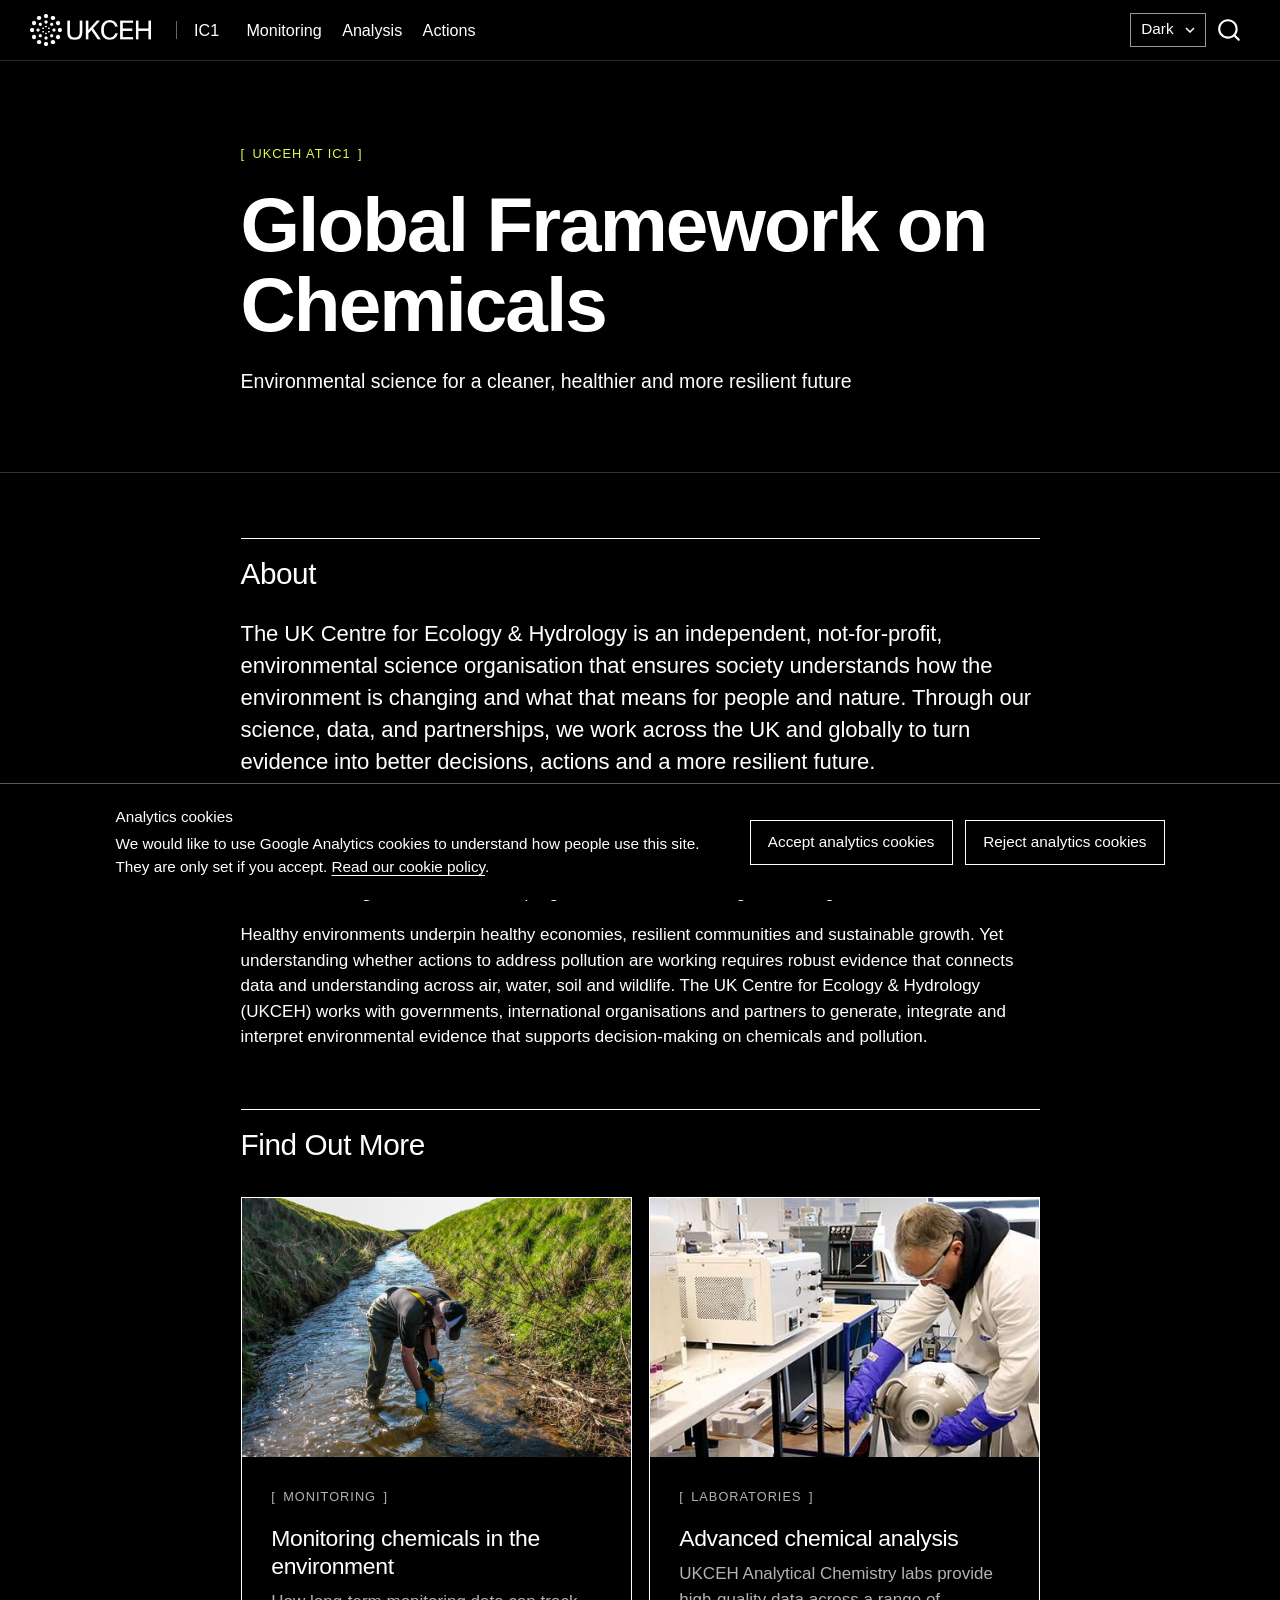
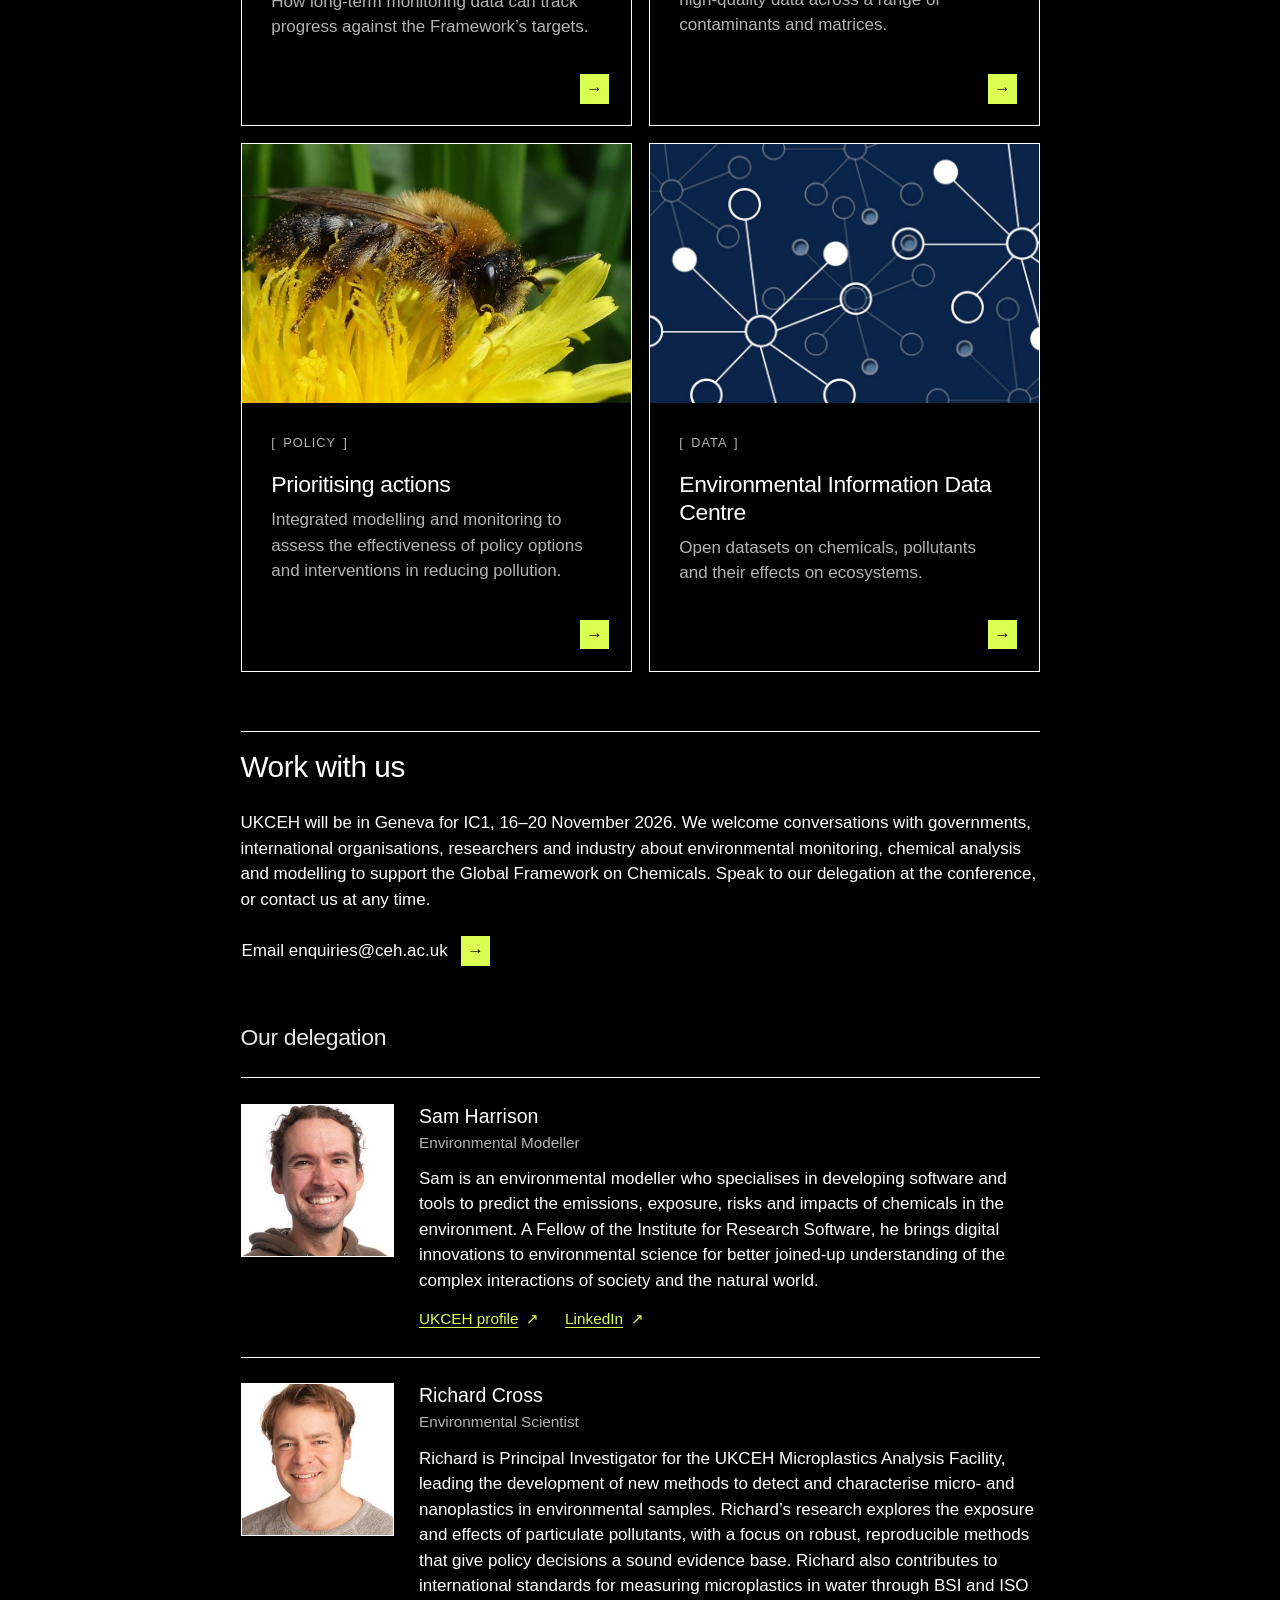
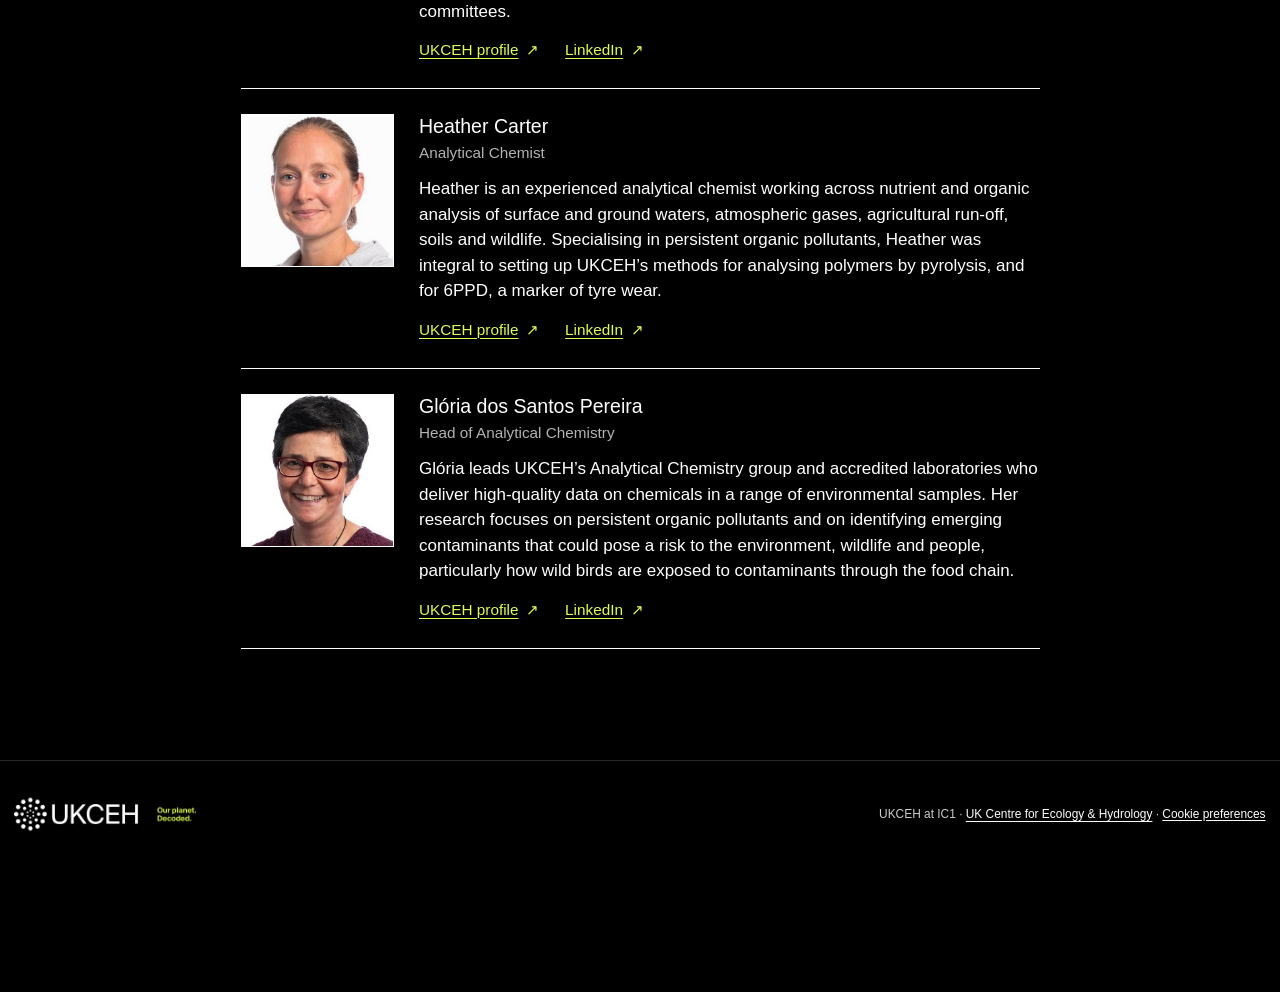
<file: index.html>
<!DOCTYPE html>
<html xmlns="http://www.w3.org/1999/xhtml" lang="en" xml:lang="en"><head>

<meta charset="utf-8">
<meta name="generator" content="quarto-1.9.38">

<meta name="viewport" content="width=device-width, initial-scale=1.0, user-scalable=yes">

<meta name="description" content="Environmental science for a cleaner, healthier and more resilient future">

<title>Global Framework on Chemicals – UKCEH at IC1</title>
<style>
/* Default styles provided by pandoc.
** See https://pandoc.org/MANUAL.html#variables-for-html for config info.
*/
code{white-space: pre-wrap;}
span.smallcaps{font-variant: small-caps;}
div.columns{display: flex; gap: min(4vw, 1.5em);}
div.column{flex: auto; overflow-x: auto;}
div.hanging-indent{margin-left: 1.5em; text-indent: -1.5em;}
ul.task-list{list-style: none;}
ul.task-list li input[type="checkbox"] {
  width: 0.8em;
  margin: 0 0.8em 0.2em -1em; /* quarto-specific, see https://github.com/quarto-dev/quarto-cli/issues/4556 */ 
  vertical-align: middle;
}
</style>


<script src="site_libs/quarto-nav/quarto-nav.js"></script>
<script src="site_libs/quarto-nav/headroom.min.js"></script>
<script src="site_libs/clipboard/clipboard.min.js"></script>
<script src="site_libs/quarto-search/autocomplete.umd.js"></script>
<script src="site_libs/quarto-search/fuse.min.js"></script>
<script src="site_libs/quarto-search/quarto-search.js"></script>
<meta name="quarto:offset" content="./">
<link href="./assets/logos/ukceh-avatar.png" rel="icon" type="image/png">
<script src="site_libs/quarto-html/quarto.js" type="module"></script>
<script src="site_libs/quarto-html/tabsets/tabsets.js" type="module"></script>
<script src="site_libs/quarto-html/popper.min.js"></script>
<script src="site_libs/quarto-html/tippy.umd.min.js"></script>
<script src="site_libs/quarto-html/anchor.min.js"></script>
<link href="site_libs/quarto-html/tippy.css" rel="stylesheet">
<link href="site_libs/quarto-html/quarto-syntax-highlighting-15634bcf2e68342d4ad2dfa704d543f6.css" rel="stylesheet" class="quarto-color-scheme" id="quarto-text-highlighting-styles">
<link href="site_libs/quarto-html/quarto-syntax-highlighting-dark-0a6b7249c26820e032cb0bd839ff02b1.css" rel="stylesheet" class="quarto-color-scheme quarto-color-alternate" id="quarto-text-highlighting-styles">
<script src="site_libs/bootstrap/bootstrap.min.js"></script>
<link href="site_libs/bootstrap/bootstrap-icons.css" rel="stylesheet">
<link href="site_libs/bootstrap/bootstrap-bec90be71ec029901a28c917e6ab5899.min.css" rel="stylesheet" append-hash="true" class="quarto-color-scheme" id="quarto-bootstrap" data-mode="light">
<link href="site_libs/bootstrap/bootstrap-dark-125762db233b9c58a64cd6d7732cffea.min.css" rel="stylesheet" append-hash="true" class="quarto-color-scheme quarto-color-alternate" id="quarto-bootstrap" data-mode="dark">
<script id="quarto-search-options" type="application/json">{
  "location": "navbar",
  "copy-button": false,
  "collapse-after": 3,
  "panel-placement": "end",
  "type": "overlay",
  "limit": 50,
  "keyboard-shortcut": [
    "f",
    "/",
    "s"
  ],
  "show-item-context": false,
  "language": {
    "search-no-results-text": "No results",
    "search-matching-documents-text": "matching documents",
    "search-copy-link-title": "Copy link to search",
    "search-hide-matches-text": "Hide additional matches",
    "search-more-match-text": "more match in this document",
    "search-more-matches-text": "more matches in this document",
    "search-clear-button-title": "Clear",
    "search-text-placeholder": "",
    "search-detached-cancel-button-title": "Cancel",
    "search-submit-button-title": "Submit",
    "search-label": "Search"
  }
}</script>
<style>

      .quarto-title-block .quarto-title-banner h1,
      .quarto-title-block .quarto-title-banner h2,
      .quarto-title-block .quarto-title-banner h3,
      .quarto-title-block .quarto-title-banner h4,
      .quarto-title-block .quarto-title-banner h5,
      .quarto-title-block .quarto-title-banner h6
      {
        color: #FFFFFF;
      }

      .quarto-title-block .quarto-title-banner {
        color: #FFFFFF;
background: #000000;
      }
</style>
<script src="assets/js/theme.js"></script>
<script src="assets/js/consent.js" defer="" data-ga-id="G-H4VBBP5P0E" data-policy-url="https://www.ceh.ac.uk/about-us/policies/privacy-notice/privacy-notice-cookies-policy"></script>


<link rel="stylesheet" href="styles.css">
</head>

<body class="nav-fixed home fullcontent quarto-dark"><script id="quarto-html-before-body" type="application/javascript">
    const toggleBodyColorMode = (bsSheetEl) => {
      const mode = bsSheetEl.getAttribute("data-mode");
      const bodyEl = window.document.querySelector("body");
      if (mode === "dark") {
        bodyEl.classList.add("quarto-dark");
        bodyEl.classList.remove("quarto-light");
      } else {
        bodyEl.classList.add("quarto-light");
        bodyEl.classList.remove("quarto-dark");
      }
    }
    const toggleBodyColorPrimary = () => {
      const bsSheetEl = window.document.querySelector("link#quarto-bootstrap:not([rel=disabled-stylesheet])");
      if (bsSheetEl) {
        toggleBodyColorMode(bsSheetEl);
      }
    }
    const setColorSchemeToggle = (alternate) => {
      const toggles = window.document.querySelectorAll('.quarto-color-scheme-toggle');
      for (let i=0; i < toggles.length; i++) {
        const toggle = toggles[i];
        if (toggle) {
          if (alternate) {
            toggle.classList.add("alternate");
          } else {
            toggle.classList.remove("alternate");
          }
        }
      }
    };
    const toggleColorMode = (alternate) => {
      // Switch the stylesheets
      const primaryStylesheets = window.document.querySelectorAll('link.quarto-color-scheme:not(.quarto-color-alternate)');
      const alternateStylesheets = window.document.querySelectorAll('link.quarto-color-scheme.quarto-color-alternate');
      manageTransitions('#quarto-margin-sidebar .nav-link', false);
      if (alternate) {
        // note: dark is layered on light, we don't disable primary!
        enableStylesheet(alternateStylesheets);
        for (const sheetNode of alternateStylesheets) {
          if (sheetNode.id === "quarto-bootstrap") {
            toggleBodyColorMode(sheetNode);
          }
        }
      } else {
        disableStylesheet(alternateStylesheets);
        enableStylesheet(primaryStylesheets)
        toggleBodyColorPrimary();
      }
      manageTransitions('#quarto-margin-sidebar .nav-link', true);
      // Switch the toggles
      setColorSchemeToggle(alternate)
      // Hack to workaround the fact that safari doesn't
      // properly recolor the scrollbar when toggling (#1455)
      if (navigator.userAgent.indexOf('Safari') > 0 && navigator.userAgent.indexOf('Chrome') == -1) {
        manageTransitions("body", false);
        window.scrollTo(0, 1);
        setTimeout(() => {
          window.scrollTo(0, 0);
          manageTransitions("body", true);
        }, 40);
      }
    }
    const disableStylesheet = (stylesheets) => {
      for (let i=0; i < stylesheets.length; i++) {
        const stylesheet = stylesheets[i];
        stylesheet.rel = 'disabled-stylesheet';
      }
    }
    const enableStylesheet = (stylesheets) => {
      for (let i=0; i < stylesheets.length; i++) {
        const stylesheet = stylesheets[i];
        if(stylesheet.rel !== 'stylesheet') { // for Chrome, which will still FOUC without this check
          stylesheet.rel = 'stylesheet';
        }
      }
    }
    const manageTransitions = (selector, allowTransitions) => {
      const els = window.document.querySelectorAll(selector);
      for (let i=0; i < els.length; i++) {
        const el = els[i];
        if (allowTransitions) {
          el.classList.remove('notransition');
        } else {
          el.classList.add('notransition');
        }
      }
    }
    const isFileUrl = () => {
      return window.location.protocol === 'file:';
    }
    const hasAlternateSentinel = () => {
      let styleSentinel = getColorSchemeSentinel();
      if (styleSentinel !== null) {
        return styleSentinel === "alternate";
      } else {
        return false;
      }
    }
    const setStyleSentinel = (alternate) => {
      const value = alternate ? "alternate" : "default";
      if (!isFileUrl()) {
        window.localStorage.setItem("quarto-color-scheme", value);
      } else {
        localAlternateSentinel = value;
      }
    }
    const getColorSchemeSentinel = () => {
      if (!isFileUrl()) {
        const storageValue = window.localStorage.getItem("quarto-color-scheme");
        return storageValue != null ? storageValue : localAlternateSentinel;
      } else {
        return localAlternateSentinel;
      }
    }
    const toggleGiscusIfUsed = (isAlternate, darkModeDefault) => {
      const baseTheme = document.querySelector('#giscus-base-theme')?.value ?? 'light';
      const alternateTheme = document.querySelector('#giscus-alt-theme')?.value ?? 'dark';
      let newTheme = '';
      if(authorPrefersDark) {
        newTheme = isAlternate ? baseTheme : alternateTheme;
      } else {
        newTheme = isAlternate ? alternateTheme : baseTheme;
      }
      const changeGiscusTheme = () => {
        // From: https://github.com/giscus/giscus/issues/336
        const sendMessage = (message) => {
          const iframe = document.querySelector('iframe.giscus-frame');
          if (!iframe) return;
          iframe.contentWindow.postMessage({ giscus: message }, 'https://giscus.app');
        }
        sendMessage({
          setConfig: {
            theme: newTheme
          }
        });
      }
      const isGiscussLoaded = window.document.querySelector('iframe.giscus-frame') !== null;
      if (isGiscussLoaded) {
        changeGiscusTheme();
      }
    };
    const authorPrefersDark = true;
    const darkModeDefault = authorPrefersDark;
    let localAlternateSentinel = darkModeDefault ? 'alternate' : 'default';
    // Dark / light mode switch
    window.quartoToggleColorScheme = () => {
      // Read the current dark / light value
      let toAlternate = !hasAlternateSentinel();
      toggleColorMode(toAlternate);
      setStyleSentinel(toAlternate);
      toggleGiscusIfUsed(toAlternate, darkModeDefault);
      window.dispatchEvent(new Event('resize'));
    };
    // Switch to dark mode if need be
    if (hasAlternateSentinel()) {
      toggleColorMode(true);
    } else {
      toggleColorMode(false);
    }
  </script>

<div id="quarto-search-results"></div>
  <header id="quarto-header" class="headroom fixed-top quarto-banner">
    <nav class="navbar navbar-expand-lg " data-bs-theme="dark">
      <div class="navbar-container container-fluid">
      <div class="navbar-brand-container mx-auto">
    <a href="./index.html" class="navbar-brand navbar-brand-logo">
    <img src="./assets/logos/ukceh-logo-white.png" alt="UK Centre for Ecology &amp; Hydrology" class="navbar-logo light-content">
    <img src="./assets/logos/ukceh-logo-white.png" alt="UK Centre for Ecology &amp; Hydrology" class="navbar-logo dark-content">
    </a>
    <a class="navbar-brand" href="./index.html">
    <span class="navbar-title">IC1</span>
    </a>
  </div>
            <div id="quarto-search" class="" title="Search"></div>
          <button class="navbar-toggler" type="button" data-bs-toggle="collapse" data-bs-target="#navbarCollapse" aria-controls="navbarCollapse" role="menu" aria-expanded="false" aria-label="Toggle navigation" onclick="if (window.quartoToggleHeadroom) { window.quartoToggleHeadroom(); }">
  <span class="navbar-toggler-icon"></span>
</button>
          <div class="collapse navbar-collapse" id="navbarCollapse">
            <ul class="navbar-nav navbar-nav-scroll me-auto">
  <li class="nav-item">
    <a class="nav-link" href="./monitoring.html"> 
<span class="menu-text">Monitoring</span></a>
  </li>  
  <li class="nav-item">
    <a class="nav-link" href="./analysis.html"> 
<span class="menu-text">Analysis</span></a>
  </li>  
  <li class="nav-item">
    <a class="nav-link" href="./actions.html"> 
<span class="menu-text">Actions</span></a>
  </li>  
</ul>
          </div> <!-- /navcollapse -->
            <div class="quarto-navbar-tools">
  <a href="" class="quarto-color-scheme-toggle quarto-navigation-tool  px-1" onclick="window.quartoToggleColorScheme(); return false;" title="Toggle dark mode"><i class="bi"></i></a>
</div>
      </div> <!-- /container-fluid -->
    </nav>
</header>
<!-- content -->
<header id="title-block-header" class="quarto-title-block default page-columns page-full">
  <div class="quarto-title-banner page-columns page-full">
    <div class="quarto-title column-body">
      <h1 class="title">Global Framework on Chemicals</h1>
            <p class="subtitle lead">UKCEH at IC1</p>
                  <div>
        <div class="description">
          Environmental science for a cleaner, healthier and more resilient future
        </div>
      </div>
                </div>
  </div>
    
  
  <div class="quarto-title-meta">

      
    
      
    </div>
    
  
  </header><div id="quarto-content" class="quarto-container page-columns page-rows-contents page-layout-article page-navbar">
<!-- sidebar -->
<!-- margin-sidebar -->
    
<!-- main -->
<main class="content quarto-banner-title-block" id="quarto-document-content">






<section id="about" class="level2">
<h2 class="anchored" data-anchor-id="about">About</h2>
<div class="lead">
<p>The UK Centre for Ecology &amp; Hydrology is an independent, not-for-profit, environmental science organisation that ensures society understands how the environment is changing and what that means for people and nature. Through our science, data, and partnerships, we work across the UK and globally to turn evidence into better decisions, actions and a more resilient future.</p>
</div>
<p>We are taking part in the first International Conference of the Global Framework on Chemicals (IC1). Join us at the <a href="https://www.unep.org/en/global-framework-chemicals/international-conference-1/action-and-partnership-hub">Action and Partnerships Hub</a> to discover how our scientists bring long-term environmental monitoring, chemical risk assessment and pollution modelling to the conversation, helping to turn the Framework’s targets into measurable progress and actionable insights on the ground.</p>
<p>Healthy environments underpin healthy economies, resilient communities and sustainable growth. Yet understanding whether actions to address pollution are working requires robust evidence that connects data and understanding across air, water, soil and wildlife. The UK Centre for Ecology &amp; Hydrology (UKCEH) works with governments, international organisations and partners to generate, integrate and interpret environmental evidence that supports decision-making on chemicals and pollution.</p>
</section>
<section id="find-out-more" class="level2">
<h2 class="anchored" data-anchor-id="find-out-more">Find Out More</h2>
<div class="link-grid">
<div class="link-card">
<p><img src="assets/images/monitoring.jpg" class="link-card-photo img-fluid" alt=""></p>
<p><span class="label">Monitoring</span></p>
<p><span class="link-card-title"><a href="./monitoring.html">Monitoring chemicals in the environment</a></span></p>
<p>How long-term monitoring data can track progress against the Framework’s targets.</p>
</div>
<div class="link-card">
<p><img src="assets/images/research.jpg" class="link-card-photo img-fluid" alt=""></p>
<p><span class="label">Laboratories</span></p>
<p><span class="link-card-title"><a href="./analysis.html">Advanced chemical analysis</a></span></p>
<p>UKCEH Analytical Chemistry labs provide high-quality data across a range of contaminants and matrices.</p>
</div>
<div class="link-card">
<p><img src="assets/images/pollinators.jpg" class="link-card-photo img-fluid" alt=""></p>
<p><span class="label">Policy</span></p>
<p><span class="link-card-title"><a href="./actions.html">Prioritising actions</a></span></p>
<p>Integrated modelling and monitoring to assess the effectiveness of policy options and interventions in reducing pollution.</p>
</div>
<div class="link-card">
<p><img src="assets/images/data.jpg" class="link-card-photo img-fluid" alt=""></p>
<p><span class="label">Data</span></p>
<p><span class="link-card-title"><a href="https://eidc.ceh.ac.uk">Environmental Information Data Centre</a></span></p>
<p>Open datasets on chemicals, pollutants and their effects on ecosystems.</p>
</div>
</div>
</section>
<section id="work-with-us" class="level2">
<h2 class="anchored" data-anchor-id="work-with-us">Work with us</h2>
<p>UKCEH will be in Geneva for IC1, 16–20 November 2026. We welcome conversations with governments, international organisations, researchers and industry about environmental monitoring, chemical analysis and modelling to support the Global Framework on Chemicals. Speak to our delegation at the conference, or contact us at any time.</p>
<p><a href="mailto:enquiries@ceh.ac.uk" class="cta">Email enquiries@ceh.ac.uk</a></p>
<section id="our-delegation" class="level3">
<h3 class="anchored" data-anchor-id="our-delegation">Our delegation</h3>
<div class="team-list">
<div class="person">
<p><img src="assets/images/team-sam-harrison.jpg" class="person-photo img-fluid" alt="Sam Harrison"></p>
<div class="person-body">
<p><span class="person-name">Sam Harrison</span> <span class="person-role">Environmental Modeller</span></p>
<p>Sam is an environmental modeller who specialises in developing software and tools to predict the emissions, exposure, risks and impacts of chemicals in the environment. A Fellow of the Institute for Research Software, he brings digital innovations to environmental science for better joined-up understanding of the complex interactions of society and the natural world.</p>
<p><a href="https://www.ceh.ac.uk/staff/samuel-harrison" class="person-link" aria-label="Sam Harrison's UKCEH profile">UKCEH profile</a> <a href="https://www.linkedin.com/in/samharrison7/" class="person-link" aria-label="Sam Harrison on LinkedIn">LinkedIn</a></p>
</div>
</div>
<div class="person">
<p><img src="assets/images/team-richard-cross.jpg" class="person-photo img-fluid" alt="Richard Cross"></p>
<div class="person-body">
<p><span class="person-name">Richard Cross</span> <span class="person-role">Environmental Scientist</span></p>
<p>Richard is Principal Investigator for the UKCEH Microplastics Analysis Facility, leading the development of new methods to detect and characterise micro- and nanoplastics in environmental samples. Richard’s research explores the exposure and effects of particulate pollutants, with a focus on robust, reproducible methods that give policy decisions a sound evidence base. Richard also contributes to international standards for measuring microplastics in water through BSI and ISO committees.</p>
<p><a href="https://www.ceh.ac.uk/staff/richard-cross" class="person-link" aria-label="Richard Cross's UKCEH profile">UKCEH profile</a> <a href="https://www.linkedin.com/in/richard-cross-9b281937a/" class="person-link" aria-label="Richard Cross on LinkedIn">LinkedIn</a></p>
</div>
</div>
<div class="person">
<p><img src="assets/images/team-heather-carter.jpg" class="person-photo img-fluid" alt="Heather Carter"></p>
<div class="person-body">
<p><span class="person-name">Heather Carter</span> <span class="person-role">Analytical Chemist</span></p>
<p>Heather is an experienced analytical chemist working across nutrient and organic analysis of surface and ground waters, atmospheric gases, agricultural run-off, soils and wildlife. Specialising in persistent organic pollutants, Heather was integral to setting up UKCEH’s methods for analysing polymers by pyrolysis, and for 6PPD, a marker of tyre wear.</p>
<p><a href="https://www.ceh.ac.uk/staff/heather-carter" class="person-link" aria-label="Heather Carter's UKCEH profile">UKCEH profile</a> <a href="https://www.linkedin.com/in/heather-carter-a6b3b21a0" class="person-link" aria-label="Heather Carter on LinkedIn">LinkedIn</a></p>
</div>
</div>
<div class="person">
<p><img src="assets/images/team-gloria-dos-santos-pereira.jpg" class="person-photo img-fluid" alt="Glória Dos Santos Pereira"></p>
<div class="person-body">
<p><span class="person-name">Glória dos Santos Pereira</span> <span class="person-role">Head of Analytical Chemistry</span></p>
<p>Glória leads UKCEH’s Analytical Chemistry group and accredited laboratories who deliver high-quality data on chemicals in a range of environmental samples. Her research focuses on persistent organic pollutants and on identifying emerging contaminants that could pose a risk to the environment, wildlife and people, particularly how wild birds are exposed to contaminants through the food chain.</p>
<p><a href="https://www.ceh.ac.uk/staff/m-gl%C3%B3ria-dos-santos-pereira" class="person-link" aria-label="Glória Dos Santos Pereira's UKCEH profile">UKCEH profile</a> <a href="https://www.linkedin.com/in/gl%C3%B3ria-pereira-959411a7/" class="person-link" aria-label="Glória dos Santos Pereira on LinkedIn">LinkedIn</a></p>
</div>
</div>
</div>


</section>
</section>

</main> <!-- /main -->
<script id="quarto-html-after-body" type="application/javascript">
  window.document.addEventListener("DOMContentLoaded", function (event) {
    // Ensure there is a toggle, if there isn't float one in the top right
    if (window.document.querySelector('.quarto-color-scheme-toggle') === null) {
      const a = window.document.createElement('a');
      a.classList.add('top-right');
      a.classList.add('quarto-color-scheme-toggle');
      a.href = "";
      a.onclick = function() { try { window.quartoToggleColorScheme(); } catch {} return false; };
      const i = window.document.createElement("i");
      i.classList.add('bi');
      a.appendChild(i);
      window.document.body.appendChild(a);
    }
    setColorSchemeToggle(hasAlternateSentinel())
    const icon = "";
    const anchorJS = new window.AnchorJS();
    anchorJS.options = {
      placement: 'right',
      icon: icon
    };
    anchorJS.add('.anchored');
    const isCodeAnnotation = (el) => {
      for (const clz of el.classList) {
        if (clz.startsWith('code-annotation-')) {                     
          return true;
        }
      }
      return false;
    }
    const onCopySuccess = function(e) {
      // button target
      const button = e.trigger;
      // don't keep focus
      button.blur();
      // flash "checked"
      button.classList.add('code-copy-button-checked');
      var currentTitle = button.getAttribute("title");
      button.setAttribute("title", "Copied!");
      let tooltip;
      if (window.bootstrap) {
        button.setAttribute("data-bs-toggle", "tooltip");
        button.setAttribute("data-bs-placement", "left");
        button.setAttribute("data-bs-title", "Copied!");
        tooltip = new bootstrap.Tooltip(button, 
          { trigger: "manual", 
            customClass: "code-copy-button-tooltip",
            offset: [0, -8]});
        tooltip.show();    
      }
      setTimeout(function() {
        if (tooltip) {
          tooltip.hide();
          button.removeAttribute("data-bs-title");
          button.removeAttribute("data-bs-toggle");
          button.removeAttribute("data-bs-placement");
        }
        button.setAttribute("title", currentTitle);
        button.classList.remove('code-copy-button-checked');
      }, 1000);
      // clear code selection
      e.clearSelection();
    }
    const getTextToCopy = function(trigger) {
      const outerScaffold = trigger.parentElement.cloneNode(true);
      const codeEl = outerScaffold.querySelector('code');
      for (const childEl of codeEl.children) {
        if (isCodeAnnotation(childEl)) {
          childEl.remove();
        }
      }
      return codeEl.innerText;
    }
    const clipboard = new window.ClipboardJS('.code-copy-button:not([data-in-quarto-modal])', {
      text: getTextToCopy
    });
    clipboard.on('success', onCopySuccess);
    if (window.document.getElementById('quarto-embedded-source-code-modal')) {
      const clipboardModal = new window.ClipboardJS('.code-copy-button[data-in-quarto-modal]', {
        text: getTextToCopy,
        container: window.document.getElementById('quarto-embedded-source-code-modal')
      });
      clipboardModal.on('success', onCopySuccess);
    }
      var localhostRegex = new RegExp(/^(?:http|https):\/\/localhost\:?[0-9]*\//);
      var mailtoRegex = new RegExp(/^mailto:/);
        var filterRegex = new RegExp("https:\/\/ic1\.ceh\.ac\.uk");
      var isInternal = (href) => {
          return filterRegex.test(href) || localhostRegex.test(href) || mailtoRegex.test(href);
      }
      // Inspect non-navigation links and adorn them if external
     var links = window.document.querySelectorAll('a[href]:not(.nav-link):not(.navbar-brand):not(.toc-action):not(.sidebar-link):not(.sidebar-item-toggle):not(.pagination-link):not(.no-external):not([aria-hidden]):not(.dropdown-item):not(.quarto-navigation-tool):not(.about-link)');
      for (var i=0; i<links.length; i++) {
        const link = links[i];
        if (!isInternal(link.href)) {
          // undo the damage that might have been done by quarto-nav.js in the case of
          // links that we want to consider external
          if (link.dataset.originalHref !== undefined) {
            link.href = link.dataset.originalHref;
          }
            // target, if specified
            link.setAttribute("target", "_blank");
            if (link.getAttribute("rel") === null) {
              link.setAttribute("rel", "noopener");
            }
        }
      }
    function tippyHover(el, contentFn, onTriggerFn, onUntriggerFn) {
      const config = {
        allowHTML: true,
        maxWidth: 500,
        delay: 100,
        arrow: false,
        appendTo: function(el) {
            return el.parentElement;
        },
        interactive: true,
        interactiveBorder: 10,
        theme: 'quarto',
        placement: 'bottom-start',
      };
      if (contentFn) {
        config.content = contentFn;
      }
      if (onTriggerFn) {
        config.onTrigger = onTriggerFn;
      }
      if (onUntriggerFn) {
        config.onUntrigger = onUntriggerFn;
      }
      window.tippy(el, config); 
    }
    const noterefs = window.document.querySelectorAll('a[role="doc-noteref"]');
    for (var i=0; i<noterefs.length; i++) {
      const ref = noterefs[i];
      tippyHover(ref, function() {
        // use id or data attribute instead here
        let href = ref.getAttribute('data-footnote-href') || ref.getAttribute('href');
        try { href = new URL(href).hash; } catch {}
        const id = href.replace(/^#\/?/, "");
        const note = window.document.getElementById(id);
        if (note) {
          return note.innerHTML;
        } else {
          return "";
        }
      });
    }
    const xrefs = window.document.querySelectorAll('a.quarto-xref');
    const processXRef = (id, note) => {
      // Strip column container classes
      const stripColumnClz = (el) => {
        el.classList.remove("page-full", "page-columns");
        if (el.children) {
          for (const child of el.children) {
            stripColumnClz(child);
          }
        }
      }
      stripColumnClz(note)
      if (id === null || id.startsWith('sec-')) {
        // Special case sections, only their first couple elements
        const container = document.createElement("div");
        if (note.children && note.children.length > 2) {
          container.appendChild(note.children[0].cloneNode(true));
          for (let i = 1; i < note.children.length; i++) {
            const child = note.children[i];
            if (child.tagName === "P" && child.innerText === "") {
              continue;
            } else {
              container.appendChild(child.cloneNode(true));
              break;
            }
          }
          if (window.Quarto?.typesetMath) {
            window.Quarto.typesetMath(container);
          }
          return container.innerHTML
        } else {
          if (window.Quarto?.typesetMath) {
            window.Quarto.typesetMath(note);
          }
          return note.innerHTML;
        }
      } else {
        // Remove any anchor links if they are present
        const anchorLink = note.querySelector('a.anchorjs-link');
        if (anchorLink) {
          anchorLink.remove();
        }
        if (window.Quarto?.typesetMath) {
          window.Quarto.typesetMath(note);
        }
        if (note.classList.contains("callout")) {
          return note.outerHTML;
        } else {
          return note.innerHTML;
        }
      }
    }
    for (var i=0; i<xrefs.length; i++) {
      const xref = xrefs[i];
      tippyHover(xref, undefined, function(instance) {
        instance.disable();
        let url = xref.getAttribute('href');
        let hash = undefined; 
        if (url.startsWith('#')) {
          hash = url;
        } else {
          try { hash = new URL(url).hash; } catch {}
        }
        if (hash) {
          const id = hash.replace(/^#\/?/, "");
          const note = window.document.getElementById(id);
          if (note !== null) {
            try {
              const html = processXRef(id, note.cloneNode(true));
              instance.setContent(html);
            } finally {
              instance.enable();
              instance.show();
            }
          } else {
            // See if we can fetch this
            fetch(url.split('#')[0])
            .then(res => res.text())
            .then(html => {
              const parser = new DOMParser();
              const htmlDoc = parser.parseFromString(html, "text/html");
              const note = htmlDoc.getElementById(id);
              if (note !== null) {
                const html = processXRef(id, note);
                instance.setContent(html);
              } 
            }).finally(() => {
              instance.enable();
              instance.show();
            });
          }
        } else {
          // See if we can fetch a full url (with no hash to target)
          // This is a special case and we should probably do some content thinning / targeting
          fetch(url)
          .then(res => res.text())
          .then(html => {
            const parser = new DOMParser();
            const htmlDoc = parser.parseFromString(html, "text/html");
            const note = htmlDoc.querySelector('main.content');
            if (note !== null) {
              // This should only happen for chapter cross references
              // (since there is no id in the URL)
              // remove the first header
              if (note.children.length > 0 && note.children[0].tagName === "HEADER") {
                note.children[0].remove();
              }
              const html = processXRef(null, note);
              instance.setContent(html);
            } 
          }).finally(() => {
            instance.enable();
            instance.show();
          });
        }
      }, function(instance) {
      });
    }
        let selectedAnnoteEl;
        const selectorForAnnotation = ( cell, annotation) => {
          let cellAttr = 'data-code-cell="' + cell + '"';
          let lineAttr = 'data-code-annotation="' +  annotation + '"';
          const selector = 'span[' + cellAttr + '][' + lineAttr + ']';
          return selector;
        }
        const selectCodeLines = (annoteEl) => {
          const doc = window.document;
          const targetCell = annoteEl.getAttribute("data-target-cell");
          const targetAnnotation = annoteEl.getAttribute("data-target-annotation");
          const annoteSpan = window.document.querySelector(selectorForAnnotation(targetCell, targetAnnotation));
          const lines = annoteSpan.getAttribute("data-code-lines").split(",");
          const lineIds = lines.map((line) => {
            return targetCell + "-" + line;
          })
          let top = null;
          let height = null;
          let parent = null;
          if (lineIds.length > 0) {
              //compute the position of the single el (top and bottom and make a div)
              const el = window.document.getElementById(lineIds[0]);
              top = el.offsetTop;
              height = el.offsetHeight;
              parent = el.parentElement.parentElement;
            if (lineIds.length > 1) {
              const lastEl = window.document.getElementById(lineIds[lineIds.length - 1]);
              const bottom = lastEl.offsetTop + lastEl.offsetHeight;
              height = bottom - top;
            }
            if (top !== null && height !== null && parent !== null) {
              // cook up a div (if necessary) and position it 
              let div = window.document.getElementById("code-annotation-line-highlight");
              if (div === null) {
                div = window.document.createElement("div");
                div.setAttribute("id", "code-annotation-line-highlight");
                div.style.position = 'absolute';
                parent.appendChild(div);
              }
              div.style.top = top - 2 + "px";
              div.style.height = height + 4 + "px";
              div.style.left = 0;
              let gutterDiv = window.document.getElementById("code-annotation-line-highlight-gutter");
              if (gutterDiv === null) {
                gutterDiv = window.document.createElement("div");
                gutterDiv.setAttribute("id", "code-annotation-line-highlight-gutter");
                gutterDiv.style.position = 'absolute';
                const codeCell = window.document.getElementById(targetCell);
                const gutter = codeCell.querySelector('.code-annotation-gutter');
                gutter.appendChild(gutterDiv);
              }
              gutterDiv.style.top = top - 2 + "px";
              gutterDiv.style.height = height + 4 + "px";
            }
            selectedAnnoteEl = annoteEl;
          }
        };
        const unselectCodeLines = () => {
          const elementsIds = ["code-annotation-line-highlight", "code-annotation-line-highlight-gutter"];
          elementsIds.forEach((elId) => {
            const div = window.document.getElementById(elId);
            if (div) {
              div.remove();
            }
          });
          selectedAnnoteEl = undefined;
        };
          // Handle positioning of the toggle
      window.addEventListener(
        "resize",
        throttle(() => {
          elRect = undefined;
          if (selectedAnnoteEl) {
            selectCodeLines(selectedAnnoteEl);
          }
        }, 10)
      );
      function throttle(fn, ms) {
      let throttle = false;
      let timer;
        return (...args) => {
          if(!throttle) { // first call gets through
              fn.apply(this, args);
              throttle = true;
          } else { // all the others get throttled
              if(timer) clearTimeout(timer); // cancel #2
              timer = setTimeout(() => {
                fn.apply(this, args);
                timer = throttle = false;
              }, ms);
          }
        };
      }
        // Attach click handler to the DT
        const annoteDls = window.document.querySelectorAll('dt[data-target-cell]');
        for (const annoteDlNode of annoteDls) {
          annoteDlNode.addEventListener('click', (event) => {
            const clickedEl = event.target;
            if (clickedEl !== selectedAnnoteEl) {
              unselectCodeLines();
              const activeEl = window.document.querySelector('dt[data-target-cell].code-annotation-active');
              if (activeEl) {
                activeEl.classList.remove('code-annotation-active');
              }
              selectCodeLines(clickedEl);
              clickedEl.classList.add('code-annotation-active');
            } else {
              // Unselect the line
              unselectCodeLines();
              clickedEl.classList.remove('code-annotation-active');
            }
          });
        }
    const findCites = (el) => {
      const parentEl = el.parentElement;
      if (parentEl) {
        const cites = parentEl.dataset.cites;
        if (cites) {
          return {
            el,
            cites: cites.split(' ')
          };
        } else {
          return findCites(el.parentElement)
        }
      } else {
        return undefined;
      }
    };
    var bibliorefs = window.document.querySelectorAll('a[role="doc-biblioref"]');
    for (var i=0; i<bibliorefs.length; i++) {
      const ref = bibliorefs[i];
      const citeInfo = findCites(ref);
      if (citeInfo) {
        tippyHover(citeInfo.el, function() {
          var popup = window.document.createElement('div');
          citeInfo.cites.forEach(function(cite) {
            var citeDiv = window.document.createElement('div');
            citeDiv.classList.add('hanging-indent');
            citeDiv.classList.add('csl-entry');
            var biblioDiv = window.document.getElementById('ref-' + cite);
            if (biblioDiv) {
              citeDiv.innerHTML = biblioDiv.innerHTML;
            }
            popup.appendChild(citeDiv);
          });
          return popup.innerHTML;
        });
      }
    }
  });
  </script>
</div> <!-- /content -->
<footer class="footer">
  <div class="nav-footer">
    <div class="nav-footer-left">
<p><a href="https://www.ceh.ac.uk/"><img src="./assets/logos/ukceh-logo-tagline-white.png" class="footer-logo" alt="UK Centre for Ecology &amp; Hydrology. Our planet. Decoded."></a></p>
</div>   
    <div class="nav-footer-center">
      &nbsp;
    </div>
    <div class="nav-footer-right">
<p>UKCEH at IC1 · <a href="https://www.ceh.ac.uk/">UK Centre for Ecology &amp; Hydrology</a> · <button type="button" class="cookie-preferences">Cookie preferences</button></p>
</div>
  </div>
</footer>




</body></html>
</file>
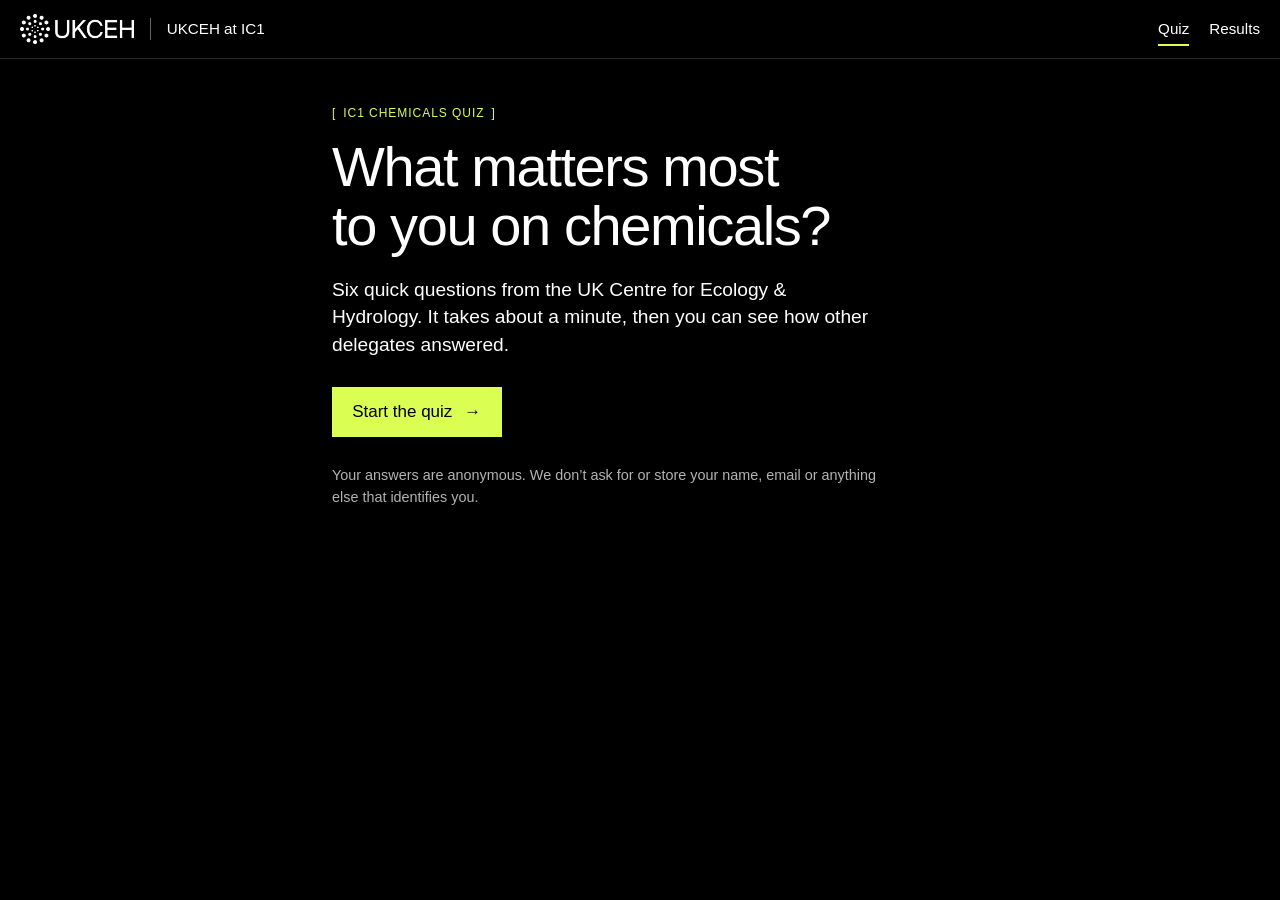
<file: quiz/index.html>
<!doctype html>
<html lang="en-GB">
<head>
<meta charset="utf-8">
<meta name="viewport" content="width=device-width, initial-scale=1, viewport-fit=cover">
<meta name="robots" content="noindex">
<meta name="theme-color" content="#000000">
<meta name="apple-mobile-web-app-capable" content="yes">
<meta name="mobile-web-app-capable" content="yes">
<title>IC1 chemicals quiz · UKCEH</title>
<meta name="description" content="Six quick questions from the UK Centre for Ecology &amp; Hydrology at IC1.">
<link rel="icon" href="assets/ukceh-avatar.png">
<link rel="apple-touch-icon" href="assets/ukceh-avatar.png">
<style>
/* UKCEH brand styling (UKCEH Brand Guidelines 2.0), matching the IC1 site:
   black anchor colour, data-green accent, square corners, 1px rules. */
:root {
  --ukceh-black: #000000;
  --ukceh-white: #ffffff;
  --ukceh-data: #dbfe52;
  --ukceh-land: #90a968;
  --ukceh-font: "Suisse Int'l", "Suisse International", Arial, Helvetica, sans-serif;

  /* Dark is the default, as on the IC1 site. Add ?theme=light for light. */
  color-scheme: dark;
  --bg: var(--ukceh-black);
  --fg: var(--ukceh-white);
  --muted: #b3b3b3;
  --rule: rgba(255, 255, 255, 0.4);
  --panel: rgba(255, 255, 255, 0.08);
  --accent: var(--ukceh-data);
  --bar: rgba(219, 254, 82, 0.34);
  --bar-correct: rgba(144, 169, 104, 0.7);
  box-sizing: border-box;
}
:root[data-theme="light"] {
  color-scheme: light;
  --bg: var(--ukceh-white);
  --fg: var(--ukceh-black);
  --muted: #4d4d4d;
  --rule: var(--ukceh-black);
  --panel: #ebf5f4; /* air 50% tint */
  --accent: var(--ukceh-black);
  --bar: var(--ukceh-data);
  --bar-correct: #adbe8e; /* land 75% tint */
}
*, *::before, *::after { box-sizing: inherit; }
html { height: 100%; }
body {
  margin: 0;
  min-height: 100%;
  background: var(--bg);
  color: var(--fg);
  font-family: var(--ukceh-font);
  font-size: 1.0625rem;
  line-height: 1.5;
  -webkit-font-smoothing: antialiased;
  -moz-osx-font-smoothing: grayscale;
  -webkit-text-size-adjust: 100%;
}
[hidden] { display: none !important; }
:focus-visible { outline: 2px solid var(--accent); outline-offset: 2px; }
h1, h2 { font-weight: 500; letter-spacing: -0.02em; line-height: 1.1; margin: 0 0 0.75rem; text-wrap: balance; }

/* Focus brackets: [ LABEL ] */
.label {
  display: inline-block;
  margin: 0 0 1rem;
  font-size: 0.75rem;
  font-weight: 500;
  letter-spacing: 0.08em;
  text-transform: uppercase;
  color: var(--accent);
}
.label::before { content: "[\2002"; }
.label::after { content: "\2002]"; }

/* ---------- Top bar: always black, white logo ---------- */
.bar {
  display: flex;
  align-items: center;
  gap: 1rem;
  padding: 0.75rem max(1.25rem, env(safe-area-inset-right)) 0.75rem max(1.25rem, env(safe-area-inset-left));
  padding-top: calc(0.75rem + env(safe-area-inset-top, 0px));
  background: var(--ukceh-black);
  color: var(--ukceh-white);
  border-bottom: 1px solid rgba(255, 255, 255, 0.15);
}
.bar .logo { display: block; height: 30px; width: auto; flex: none; }
.bar .site {
  padding-left: 1rem;
  border-left: 1px solid rgba(255, 255, 255, 0.4);
  color: var(--ukceh-white);
  font-size: 0.95rem;
  font-weight: 500;
  text-decoration: none;
  white-space: nowrap;
}
.bar a.site:hover { color: var(--ukceh-data); }
.bar nav { display: flex; gap: 1.25rem; margin-left: auto; }
.bar nav a {
  padding: 0.35rem 0;
  color: var(--ukceh-white);
  font-size: 0.95rem;
  text-decoration: none;
}
.bar nav a:hover { color: var(--ukceh-data); }
.bar nav a[aria-current="page"] { box-shadow: inset 0 -2px 0 var(--ukceh-data); }
/* Small screens: tighten up so the logo, site link and views share one row */
@media (max-width: 479.98px) {
  .bar { gap: 0.6rem; padding-left: max(1rem, env(safe-area-inset-left)); padding-right: max(1rem, env(safe-area-inset-right)); }
  .bar .logo { height: 30px; }
  .bar .site { padding-left: 0.6rem; font-size: 0.85rem; }
  .bar nav { gap: 0.8rem; }
  .bar nav a { font-size: 0.85rem; }
}
/* Too narrow for all three: the views drop to a second row */
@media (max-width: 359.98px) { .bar { flex-wrap: wrap; row-gap: 0.25rem; } }

/* The jet: quiz progress rises up the right edge, like the Jet d'Eau */
.jet {
  position: fixed;
  right: 0;
  bottom: 0;
  width: 6px;
  height: 100%;
  pointer-events: none;
  display: flex;
  align-items: flex-end;
}
.jet-fill {
  width: 100%;
  height: calc(var(--p, 0) * 100%);
  background: var(--ukceh-data);
  transition: height 0.6s cubic-bezier(.2, .8, .2, 1);
}
@media (prefers-reduced-motion: reduce) { .jet-fill { transition: none; } }

/* ---------- Quiz ---------- */
#quiz {
  max-width: 41rem;
  margin: 0 auto;
  padding: 2.5rem 1.5rem calc(3rem + env(safe-area-inset-bottom, 0px)) 1.25rem;
}
#quiz h1 { font-size: clamp(2.25rem, 8vw, 3.5rem); letter-spacing: -0.025em; line-height: 1.05; margin-bottom: 1.25rem; }
#quiz h2 { font-size: clamp(1.5rem, 5.5vw, 2rem); }
.lede { font-size: 1.2rem; line-height: 1.45; max-width: 34rem; margin: 0 0 1.75rem; }
.hint { color: var(--muted); margin: 0 0 1rem; }
.small { color: var(--muted); font-size: 0.9rem; margin: 1.75rem 0 0; max-width: 34rem; }
.options { display: grid; gap: 0.5rem; margin: 0 0 1.25rem; padding: 0; list-style: none; }
.opt {
  display: flex;
  align-items: center;
  gap: 0.8rem;
  width: 100%;
  min-height: 3.25rem;
  padding: 0.7rem 0.95rem;
  text-align: left;
  font: inherit;
  color: var(--fg);
  background: transparent;
  border: 1px solid var(--rule);
  border-radius: 0;
  cursor: pointer;
  -webkit-tap-highlight-color: transparent;
}
@media (hover: hover) { .opt:hover:not(:disabled):not([aria-pressed="true"]) { border-color: var(--accent); background: var(--panel); } }
.opt .mark {
  flex: none;
  width: 1.05rem;
  height: 1.05rem;
  border: 1px solid currentColor;
  border-radius: 50%;
}
.opt.multi .mark { border-radius: 0; }
.opt[aria-pressed="true"] { background: var(--ukceh-data); border-color: var(--ukceh-data); color: var(--ukceh-black); font-weight: 500; }
.opt[aria-pressed="true"] .mark { background: var(--ukceh-black); border-color: var(--ukceh-black); }
.opt:disabled { cursor: default; }
.opt.right:not([aria-pressed="true"]) { border-color: var(--ukceh-land); }
.opt.right:not([aria-pressed="true"]) .mark { border-color: var(--ukceh-land); background: var(--ukceh-land); }
.opt:disabled:not(.right):not([aria-pressed="true"]) { color: var(--muted); }
.other-field {
  display: block;
  width: 100%;
  margin: -0.25rem 0 1.25rem;
  padding: 0.7rem 0.9rem;
  font: inherit;
  font-size: max(1rem, 16px); /* stops iOS zooming on focus */
  color: var(--fg);
  background: var(--panel);
  border: 1px solid var(--rule);
  border-radius: 0;
}
.reveal {
  margin: 0 0 1.25rem;
  padding: 1rem 1.1rem;
  background: var(--panel);
  border-left: 2px solid var(--fg);
}
.reveal strong { display: block; font-size: 1.2rem; font-weight: 500; margin-bottom: 0.25rem; }
.actions { display: flex; flex-wrap: wrap; align-items: center; gap: 0.6rem 1.25rem; }
.btn {
  display: inline-flex;
  align-items: center;
  gap: 0.75rem;
  min-height: 3rem;
  padding: 0.7rem 1.2rem;
  font: inherit;
  font-weight: 500;
  color: var(--ukceh-black);
  background: var(--ukceh-data);
  border: 1px solid var(--ukceh-data);
  border-radius: 0;
  text-decoration: none;
  cursor: pointer;
  -webkit-tap-highlight-color: transparent;
}
:root[data-theme="light"] .btn { border-color: var(--ukceh-black); }
.btn.arrow::after { content: "\2192"; }
.btn:disabled { opacity: 0.4; cursor: default; }
.btn.quiet { background: transparent; color: var(--fg); border-color: var(--fg); }
@media (hover: hover) { .btn.quiet:hover { background: var(--ukceh-data); border-color: var(--ukceh-data); color: var(--ukceh-black); } }
.link-btn {
  font: inherit;
  color: var(--muted);
  background: none;
  border: 0;
  padding: 0.5rem 0.25rem;
  text-decoration: underline;
  text-underline-offset: 0.2em;
  cursor: pointer;
}

/* ---------- Spot prize: the whole page turns data green ---------- */
body.win-mode {
  --bg: var(--ukceh-data);
  --fg: var(--ukceh-black);
  --muted: #2b2b2b;
  --rule: var(--ukceh-black);
  --panel: rgba(0, 0, 0, 0.08);
  --accent: var(--ukceh-black);
  color-scheme: light;
}
body.win-mode .jet { display: none; }
body.win-mode .btn { background: var(--ukceh-black); border-color: var(--ukceh-black); color: var(--ukceh-white); }
body.win-mode .btn.quiet { background: transparent; color: var(--ukceh-black); }
#quiz .win-title { font-size: clamp(3.25rem, 15vw, 6rem); letter-spacing: -0.035em; line-height: 0.95; }
.win-code {
  display: inline-block;
  margin: 0 0 1.5rem;
  padding: 0.9rem 1.4rem 0.8rem;
  background: var(--ukceh-black);
  color: var(--ukceh-data);
}
.win-code small { display: block; margin-bottom: 0.3rem; font-size: 0.75rem; font-weight: 500; letter-spacing: 0.08em; text-transform: uppercase; color: var(--ukceh-white); }
.win-code b { display: block; font-size: clamp(2.75rem, 13vw, 4.5rem); font-weight: 500; letter-spacing: 0.14em; line-height: 1; margin-right: -0.14em; }
@media (prefers-reduced-motion: no-preference) {
  body.win-mode #quiz { animation: win-in 0.5s cubic-bezier(.2, .8, .2, 1); }
  @keyframes win-in { from { opacity: 0; transform: translateY(1.5rem); } }
}

/* ---------- Booth team page ---------- */
#staff { max-width: 41rem; margin: 0 auto; padding: 2.5rem 1.25rem calc(3rem + env(safe-area-inset-bottom, 0px)); }
#staff h1 { font-size: clamp(2rem, 7vw, 3rem); letter-spacing: -0.025em; margin-bottom: 1.5rem; }
#staff .chart { margin-bottom: 2.5rem; }
#staff .chart h2 { margin-bottom: 1rem; }
#staff form { display: grid; gap: 0.9rem; justify-items: start; }
#staff label { display: grid; gap: 0.35rem; width: 100%; }
#staff label.check { display: flex; align-items: center; gap: 0.6rem; }
#staff label.check input { width: 1.3rem; height: 1.3rem; accent-color: var(--ukceh-data); }
.field {
  width: 100%;
  max-width: 22rem;
  padding: 0.7rem 0.9rem;
  font: inherit;
  font-size: max(1rem, 16px);
  color: var(--fg);
  background: var(--panel);
  border: 1px solid var(--rule);
  border-radius: 0;
}
.field.num { max-width: 8rem; }
.field.code { max-width: 12rem; font-size: 1.75rem; letter-spacing: 0.14em; text-transform: uppercase; }
.verdict { margin: 1rem 0 0; padding: 1rem 1.1rem; font-size: 1.2rem; font-weight: 500; border-left: 2px solid var(--fg); background: var(--panel); }
.verdict.good { background: var(--ukceh-data); color: var(--ukceh-black); border-color: var(--ukceh-data); }
.verdict.bad { border-color: #ff6b5e; }
.prize-list { display: grid; gap: 0.35rem; margin: 1rem 0 0; padding: 0; list-style: none; }
.prize-list li { display: flex; flex-wrap: wrap; justify-content: space-between; gap: 0.25rem 1rem; padding: 0.5rem 0.7rem; background: var(--panel); font-variant-numeric: tabular-nums; }
.prize-list b { font-weight: 500; letter-spacing: 0.1em; }
.prize-list .open { color: var(--accent); }

/* ---------- Results (scrolling view, for phones) ---------- */
#results { max-width: 72rem; margin: 0 auto; padding: 2.5rem 1.25rem calc(3rem + env(safe-area-inset-bottom, 0px)); }
.results-head { display: flex; flex-wrap: wrap; align-items: flex-end; justify-content: space-between; gap: 1rem 2rem; margin-bottom: 2rem; }
.results-head h1 { margin: 0; font-size: clamp(2rem, 7vw, 3rem); letter-spacing: -0.025em; }
.results-head .label { display: block; }
.count { margin: 0; color: var(--muted); font-size: 0.9rem; line-height: 1.2; }
.count b { display: block; color: var(--fg); font-size: 2.25rem; font-weight: 500; letter-spacing: -0.025em; font-variant-numeric: tabular-nums; }
.note { margin: 0 0 1.5rem; padding: 0.75rem 1rem; background: var(--panel); border-left: 2px solid var(--fg); }
.charts { display: grid; gap: 2.5rem 3rem; }
@media (min-width: 56rem) { .charts { grid-template-columns: 1fr 1fr; } }
.chart { padding-top: 1rem; border-top: 1px solid var(--rule); }
.chart h2 { font-size: 1.35rem; margin-bottom: 0.25rem; }
.chart .hint { margin-bottom: 0.9rem; font-size: 0.9rem; }
.rows { display: grid; gap: 0.35rem; margin: 0; padding: 0; list-style: none; }
.row {
  position: relative;
  display: flex;
  align-items: center;
  justify-content: space-between;
  gap: 0.75rem;
  min-height: 2.4rem;
  padding: 0.35rem 0.7rem;
  background: var(--panel);
  overflow: hidden;
}
.row .fill { position: absolute; inset: 0 auto 0 0; background: var(--bar); transition: width 0.5s ease; }
.row.correct .fill { background: var(--bar-correct); }
.row span { position: relative; }
.row .lbl { line-height: 1.25; }
.row.correct .lbl { font-weight: 600; }
.row .n { flex: none; white-space: nowrap; font-variant-numeric: tabular-nums; font-weight: 500; }
.row .n small { color: var(--muted); font-size: 0.8em; font-weight: 400; margin-left: 0.4em; }
:root[data-theme="light"] .row .n small { color: var(--fg); }
.tools { display: flex; flex-wrap: wrap; gap: 0.6rem; margin-top: 2.5rem; padding-top: 1.5rem; border-top: 1px solid var(--rule); }
@media (prefers-reduced-motion: reduce) { .row .fill, .d-row .fill { transition: none; } }

/* ---------- Display (everything on one screen, for the booth iPad) ---------- */
body.display-mode { height: 100vh; height: 100dvh; overflow: hidden; }
body.display-mode .bar, body.display-mode .jet { display: none; }
#display {
  display: flex;
  flex-direction: column;
  gap: 1.6vh;
  height: 100vh;
  height: 100dvh;
  padding: calc(1.8vh + env(safe-area-inset-top, 0px)) max(1.8vw, env(safe-area-inset-right)) calc(1.8vh + env(safe-area-inset-bottom, 0px)) max(1.8vw, env(safe-area-inset-left));
}
.d-head { flex: none; display: flex; align-items: center; gap: 2vw; padding-bottom: 1.6vh; border-bottom: 1px solid var(--rule); }
.d-head .logo { height: clamp(30px, 5.2vh, 56px); width: auto; flex: none; }
:root[data-theme="light"] .d-head .logo { filter: invert(1); }
.d-title { flex: 1; min-width: 0; padding-left: 2vw; border-left: 1px solid var(--rule); }
.d-title .label { margin: 0 0 0.4vh; font-size: clamp(0.65rem, 1.5vh, 0.9rem); }
.d-title h1 { margin: 0; font-size: clamp(1.3rem, 4.2vh, 2.75rem); letter-spacing: -0.025em; white-space: nowrap; overflow: hidden; text-overflow: ellipsis; }
.d-count { flex: none; margin: 0; text-align: right; color: var(--muted); font-size: clamp(0.7rem, 1.7vh, 1rem); line-height: 1.1; }
.d-count b { display: block; color: var(--fg); font-size: clamp(1.6rem, 5.4vh, 3.5rem); font-weight: 500; letter-spacing: -0.025em; font-variant-numeric: tabular-nums; }
.d-qr { flex: none; display: flex; align-items: center; gap: 0.9vw; font-size: clamp(0.7rem, 1.7vh, 1rem); font-weight: 500; line-height: 1.2; }
.d-qr img { display: block; height: clamp(56px, 10.5vh, 120px); width: auto; background: #fff; }
.d-qr span::after { content: "\2192"; display: block; color: var(--accent); }
.d-grid { flex: 1; min-height: 0; display: grid; grid-template-columns: repeat(3, minmax(0, 1fr)); gap: 0 2.2vw; }
.d-col { display: flex; flex-direction: column; gap: 2vh; min-height: 0; }
.d-chart { flex: var(--n, 6) 1 0; min-height: 0; display: flex; flex-direction: column; }
.d-chart h2 {
  flex: none;
  margin: 0 0 0.9vh;
  font-size: clamp(0.95rem, 2.6vh, 1.6rem);
  letter-spacing: -0.015em;
  white-space: nowrap;
  overflow: hidden;
  text-overflow: ellipsis;
}
.d-chart h2 small { color: var(--muted); font-size: 0.62em; font-weight: 400; letter-spacing: 0; margin-left: 0.6em; }
.d-rows { flex: 1; min-height: 0; display: grid; grid-auto-rows: minmax(0, 1fr); gap: 0.55vh; margin: 0; padding: 0; list-style: none; }
.d-row {
  position: relative;
  display: flex;
  align-items: center;
  justify-content: space-between;
  gap: 0.6em;
  min-height: 0;
  padding: 0 0.7em;
  background: var(--panel);
  overflow: hidden;
  font-size: clamp(0.78rem, 2.15vh, 1.3rem);
  line-height: 1;
}
.d-row .fill { position: absolute; inset: 0 auto 0 0; background: var(--bar); transition: width 0.6s ease; }
.d-row span { position: relative; }
.d-row .lbl { min-width: 0; white-space: nowrap; overflow: hidden; text-overflow: ellipsis; line-height: 1.3; }
.d-row .n { flex: none; font-variant-numeric: tabular-nums; font-weight: 500; }
.d-stat { flex: 4 1 0; min-height: 0; display: flex; flex-direction: column; justify-content: center; padding-top: 1.2vh; border-top: 1px solid var(--rule); }
.d-stat b { font-size: clamp(1.8rem, 7.5vh, 4.5rem); font-weight: 500; letter-spacing: -0.03em; line-height: 1; font-variant-numeric: tabular-nums; }
.d-stat span { margin-top: 0.8vh; color: var(--muted); font-size: clamp(0.78rem, 2.05vh, 1.25rem); line-height: 1.3; }
.d-status { position: fixed; left: 50%; bottom: 0.8vh; transform: translateX(-50%); padding: 0.2em 0.8em; background: var(--bg); color: var(--muted); font-size: 0.8rem; }

#toast {
  position: fixed;
  left: 50%;
  bottom: calc(1.25rem + env(safe-area-inset-bottom, 0px));
  transform: translateX(-50%);
  width: max-content;
  max-width: calc(100% - 2rem);
  padding: 0.7rem 1.1rem;
  background: var(--fg);
  color: var(--bg);
  opacity: 0;
  pointer-events: none;
  transition: opacity 0.25s;
}
#toast.show { opacity: 1; }
</style>
</head>
<body>
<div class="jet" id="jet" aria-hidden="true"><div class="jet-fill"></div></div>

<header class="bar">
  <img class="logo" id="bar-logo" src="assets/ukceh-logo-white.png" width="800" height="211" alt="UK Centre for Ecology &amp; Hydrology">
  <a class="site" id="site-link" href="https://ic1.ceh.ac.uk" target="_blank" rel="noopener">UKCEH at IC1</a>
  <nav aria-label="Views">
    <a href="#quiz" id="nav-quiz">Quiz</a>
    <a href="#results" id="nav-results">Results</a>
  </nav>
</header>

<main id="quiz"></main>

<main id="results" hidden>
  <div class="results-head">
    <div>
      <p class="label">IC1 chemicals quiz</p>
      <h1>What delegates are telling us</h1>
    </div>
    <p class="count"><b id="count">0</b><span id="count-label">responses</span></p>
  </div>
  <p class="note" id="results-note" hidden></p>
  <div class="charts" id="charts"></div>
  <div class="tools">
    <a class="btn arrow" href="#quiz" id="results-cta">Take the quiz</a>
  </div>
</main>

<main id="display" hidden>
  <header class="d-head">
    <img class="logo" src="assets/ukceh-logo-white.png" width="800" height="211" alt="UK Centre for Ecology &amp; Hydrology">
    <div class="d-title">
      <p class="label">IC1 chemicals quiz</p>
      <h1>What delegates are telling us</h1>
    </div>
    <p class="d-count"><b id="d-count">0</b><span id="d-count-label">responses</span></p>
    <div class="d-qr"><span>Scan to<br>take the quiz</span><img id="d-qr-img" src="assets/qr.svg" width="120" height="120" alt="QR code that opens the quiz"></div>
  </header>
  <div class="d-grid" id="d-grid"></div>
  <p class="d-status" id="d-status" hidden></p>
</main>

<main id="staff" hidden>
  <p class="label">Booth team</p>
  <h1>Spot prizes</h1>
  <p class="note" id="staff-note" hidden></p>
  <form id="staff-login">
    <label for="staff-pass">Team passphrase
      <input class="field" id="staff-pass" type="password" autocomplete="current-password" required>
    </label>
    <button class="btn arrow" type="submit">Open</button>
  </form>
  <div id="staff-body" hidden>
    <section class="chart">
      <h2>Check a winner’s code</h2>
      <form id="claim-form">
        <input class="field code" id="claim-code" type="text" maxlength="8" autocomplete="off" autocapitalize="characters" spellcheck="false" aria-label="Prize code" required>
        <button class="btn" type="submit">Check and mark as claimed</button>
      </form>
      <p class="verdict" id="claim-result" role="status" hidden></p>
    </section>
    <section class="chart">
      <h2>So far</h2>
      <p id="staff-summary"></p>
      <ul class="prize-list" id="prize-list"></ul>
    </section>
    <section class="chart">
      <h2>Settings</h2>
      <form id="settings-form">
        <label class="check"><input type="checkbox" id="set-on"> Give out prizes</label>
        <label for="set-one-in">Chance of winning: 1 in
          <input class="field num" id="set-one-in" type="number" inputmode="numeric" min="1" max="100000" required>
        </label>
        <label for="set-total">Prizes to give away in total
          <input class="field num" id="set-total" type="number" inputmode="numeric" min="0" max="10000" required>
        </label>
        <label for="set-gap">Shortest time between two winners, in minutes
          <input class="field num" id="set-gap" type="number" inputmode="numeric" min="0" max="10000" required>
        </label>
        <p class="hint" id="set-hint"></p>
        <button class="btn" type="submit">Save settings</button>
      </form>
    </section>
    <button class="link-btn" type="button" id="staff-lock">Lock this page</button>
  </div>
</main>

<div id="toast" role="status" aria-live="polite"></div>

<script>
(function () {
  "use strict";

  /* ---------- configuration ---------- */
  // Supabase project URL and publishable key. The key is meant to be public:
  // supabase/schema.sql limits it to adding an answer and reading counts.
  // Leave the key empty to run without a database (answers stay on the device).
  var SUPABASE_URL = "https://mnvnmnjmwtyjwwqhpnhi.supabase.co";
  var SUPABASE_KEY = "sb_publishable_S3v_KYy89ZDl8RE-38nvyg_R-SKP2Po";

  var POLL_MS = 10000;          // how often the results refresh
  var KIOSK_IDLE_MS = 60000;    // kiosk: return to the start after this long untouched
  var KIOSK_DONE_MS = 20000;    // kiosk: how long the thank-you screen stays up
  var KIOSK_PRIZE_MS = 180000;  // kiosk: how long a "You've won" screen stays up

  // multi: several options may be chosen; max: at most this many.
  // Each option is [id, label, short label for the one-screen display].
  // Ids must match quiz_spec() in supabase/schema.sql.
  var QUESTIONS = [
    { id: "org", text: "Which best describes your organisation?", short: "Organisation", multi: false, options: [
      ["gov", "Governmental organisation", "Government"],
      ["igo", "Intergovernmental organisation or UN agency", "Intergovernmental or UN"],
      ["industry", "Industry or business"],
      ["finance", "Finance or investment"],
      ["academia", "Academia or research"],
      ["ngo", "Civil society or NGO"],
      ["health", "Health sector"],
      ["labour", "Labour or trade union"],
      ["indigenous", "Indigenous peoples’ organisation", "Indigenous peoples’ org."],
      ["youth", "Youth organisation"],
      ["other", "Other"]
    ]},
    { id: "chem", text: "Which chemicals or contaminants are your highest priority?", short: "Highest-priority chemicals", multi: true, max: 3, options: [
      ["pfas", "PFAS (“forever chemicals”)", "PFAS"],
      ["plastics", "Plastics, microplastics and plastic chemicals", "Plastics and microplastics"],
      ["pesticides", "Pesticides"],
      ["metals", "Metals"],
      ["pharma", "Pharmaceuticals"],
      ["legacy", "Other legacy pollutants (e.g. POPs, PCBs)", "Legacy pollutants (POPs, PCBs)"],
      ["other", "Other"]
    ]},
    { id: "goal", text: "What do you most want to get out of IC1?", short: "Goals for IC1", multi: true, options: [
      ["negotiate", "Shape negotiation outcomes", "Shape negotiations"],
      ["partners", "Find partners and collaborators", "Find partners"],
      ["science", "Learn about the latest science", "Learn the latest science"],
      ["tools", "Discover data, tools or methods", "Data, tools or methods"],
      ["funding", "Identify funding opportunities", "Funding opportunities"],
      ["capacity", "Build capacity in my organisation or country", "Build capacity"],
      ["showcase", "Showcase my own work", "Showcase my work"],
      ["other", "Other"]
    ]},
    { id: "area", text: "Which areas of work matter most to you?", short: "Priority areas of work", multi: true, options: [
      ["a", "Laws, regulation and institutional capacity (A)", "A · Laws and regulation"],
      ["b", "Monitoring, data and information access (B)", "B · Monitoring and data"],
      ["c", "Identifying and prioritising issues of concern (C)", "C · Issues of concern"],
      ["d", "Safer alternatives and sustainable chemistry (D)", "D · Safer alternatives"],
      ["e", "Finance, partnerships and capacity-building (E)", "E · Finance and capacity"]
    ]},
    { id: "support", text: "What kind of scientific support would help you most?", short: "Scientific support needed", multi: true, options: [
      ["monitoring", "Long-term monitoring data"],
      ["modelling", "Predictive modelling of emissions, exposure and impacts", "Predictive modelling"],
      ["indicators", "Indicators to track progress against GFC targets", "Indicators for GFC targets"],
      ["appraisal", "Appraisal of policy options (costs, benefits, effectiveness)", "Policy appraisal"],
      ["training", "Training and capacity-building"],
      ["opendata", "Open data platforms and tools"],
      ["other", "Other"]
    ]},
    { id: "jet", text: "Geneva’s famous Jet d’Eau began life as…?", short: "Jet d’Eau", multi: false, correct: "valve", options: [
      ["fireworks", "A fireworks display for a royal visit"],
      ["valve", "A safety valve for the city’s hydraulic power network"],
      ["fire", "A fire-fighting demonstration"],
      ["gift", "A gift from a watchmaking guild"]
    ]}
  ];
  var JET_FACT = "It was built in 1886 to release excess pressure from the hydraulic network that powered Geneva’s workshops. The city liked the look of it and kept it. Today it reaches about 140 metres.";
  // The one-screen display: three columns. "jet-stat" shows only the share who
  // got the fun question right, so the booth screen doesn't give the answer away.
  var DISPLAY_COLUMNS = [["org", "jet-stat"], ["chem", "goal"], ["area", "support"]];

  var NUMBER_WORDS = { 2: "two", 3: "three", 4: "four", 5: "five" };

  var PENDING_KEY = "ic1quiz.pending";
  var DONE_KEY = "ic1quiz.done";
  var PRIZE_KEY = "ic1quiz.prize";
  var STAFF_KEY = "ic1quiz.staff";
  var CODE_RE = /^[A-Z0-9]{4,8}$/;

  var params = new URLSearchParams(location.search);
  var KIOSK = params.has("kiosk");
  var DEMO = params.has("demo");   // made-up results, nothing sent or fetched: for checking the layout
  var LIVE = !!(SUPABASE_URL && SUPABASE_KEY) && !DEMO;
  if (KIOSK) {
    // A shared device should stay on the quiz, so the site link becomes plain text.
    var siteLink = document.getElementById("site-link");
    var siteText = document.createElement("span");
    siteText.className = "site";
    siteText.textContent = siteLink.textContent;
    siteLink.parentNode.replaceChild(siteText, siteLink);
  }
  if (params.get("theme") === "light") document.documentElement.setAttribute("data-theme", "light");

  /* ---------- small helpers ---------- */
  function el(tag, props, kids) {
    var node = document.createElement(tag);
    if (props) Object.keys(props).forEach(function (k) {
      if (k === "class") node.className = props[k];
      else if (k === "text") node.textContent = props[k];
      else if (k.indexOf("on") === 0) node.addEventListener(k.slice(2), props[k]);
      else if (props[k] !== false && props[k] != null) node.setAttribute(k, props[k]);
    });
    (kids || []).forEach(function (kid) { if (kid) node.appendChild(kid); });
    return node;
  }
  function $(id) { return document.getElementById(id); }
  function question(id) { return QUESTIONS.filter(function (q) { return q.id === id; })[0]; }
  var toastTimer;
  function toast(msg) {
    var t = $("toast");
    t.textContent = msg;
    t.classList.add("show");
    clearTimeout(toastTimer);
    toastTimer = setTimeout(function () { t.classList.remove("show"); }, 4200);
  }
  function store(key, value) {
    try {
      if (value === undefined) return localStorage.getItem(key);
      if (value === null) localStorage.removeItem(key); else localStorage.setItem(key, value);
    } catch (e) { /* private window or blocked storage: carry on in memory */ }
    return null;
  }
  function loadPending() {
    try {
      var arr = JSON.parse(store(PENDING_KEY) || "[]");
      return Array.isArray(arr) ? arr.filter(function (p) { return p && typeof p.id === "string" && p.body; }) : [];
    } catch (e) { return []; }
  }
  function savePending() { store(PENDING_KEY, JSON.stringify(pending)); }

  /* ---------- tallies ---------- */
  function emptyTally() {
    var t = { total: 0, byQ: {} };
    QUESTIONS.forEach(function (q) {
      var counts = {};
      q.options.forEach(function (o) { counts[o[0]] = 0; });
      t.byQ[q.id] = { counts: counts, answered: 0 };
    });
    return t;
  }
  // Add one answer sheet (from this device) to a tally.
  function addBody(t, body) {
    var a = body && typeof body.answers === "object" && body.answers ? body.answers : {};
    t.total += 1;
    QUESTIONS.forEach(function (q) {
      var picks = Array.isArray(a[q.id]) ? a[q.id] : [];
      var valid = picks.filter(function (p, i) {
        return typeof p === "string" && Object.prototype.hasOwnProperty.call(t.byQ[q.id].counts, p) && picks.indexOf(p) === i;
      });
      valid = valid.slice(0, q.multi ? (q.max || valid.length) : 1);
      if (!valid.length) return;
      t.byQ[q.id].answered += 1;
      valid.forEach(function (p) { t.byQ[q.id].counts[p] += 1; });
    });
  }
  // Turn the get_results() reply into a tally, ignoring anything unexpected.
  function fromServer(json) {
    var t = emptyTally();
    var num = function (v) { return typeof v === "number" && isFinite(v) && v > 0 ? Math.floor(v) : 0; };
    if (!json || typeof json !== "object") return t;
    t.total = num(json.total);
    QUESTIONS.forEach(function (q) {
      var c = json.counts && typeof json.counts[q.id] === "object" && json.counts[q.id] ? json.counts[q.id] : {};
      q.options.forEach(function (o) { t.byQ[q.id].counts[o[0]] = num(c[o[0]]); });
      t.byQ[q.id].answered = num(json.answered && json.answered[q.id]);
    });
    return t;
  }
  function currentTally() {
    var t = server ? JSON.parse(JSON.stringify(server)) : emptyTally();
    pending.forEach(function (p) { addBody(t, p.body); });
    return t;
  }

  /* ---------- database ---------- */
  var pending = loadPending();  // [{id, body}] answers not yet confirmed by the database
  var server = null;            // last tally from the database
  var lastOk = 0;               // when the database last answered
  var flushing = false;

  function rpc(name, args) {
    return fetch(SUPABASE_URL + "/rest/v1/rpc/" + name, {
      method: "POST",
      headers: { apikey: SUPABASE_KEY, "Content-Type": "application/json" },
      body: JSON.stringify(args || {})
    });
  }

  // Send waiting answers one at a time. Resolves when it stops, sent or not.
  function flush() {
    if (!LIVE || flushing || !pending.length) return Promise.resolve();
    flushing = true;
    var item = pending[0];
    // Only the answer sheet the person has just sent can win a prize: they are
    // still looking at the screen. Older ones waiting from an offline spell can't.
    var canWin = item.id === currentId;
    return rpc("submit_response", { p_client_id: item.id, p_answers: item.body.answers, p_other: item.body.other || {}, p_prize: canWin })
      .then(function (res) {
        // 400: the database refused it as invalid, so retrying can never work.
        if (!res.ok && res.status !== 400) { flushing = false; return; }
        var reply = res.ok ? res.json().catch(function () { return null; }) : Promise.resolve(null);
        return reply.then(function (data) {
          flushing = false;
          pending = pending.filter(function (p) { return p.id !== item.id; });
          savePending();
          if (res.ok && server) addBody(server, item.body);
          if (data && typeof data.prize === "string" && CODE_RE.test(data.prize)) wonPrize(item.id, data.prize);
          renderAll();
          return flush();
        });
      }, function () { flushing = false; });
  }

  function refresh() {
    if (!LIVE) return Promise.resolve();
    return rpc("get_results").then(function (res) {
      if (!res.ok) throw new Error("HTTP " + res.status);
      return res.json();
    }).then(function (json) {
      server = fromServer(json);
      lastOk = Date.now();
      renderAll();
    }).catch(function () { renderAll(); });
  }

  /* ---------- quiz view ---------- */
  var step = -1;          // -1 intro, 0..n-1 questions, n finished
  var answers = {};       // question id -> array of option ids
  var otherText = {};     // question id -> typed text
  var sentAny = false;
  var doneAt = 0;
  var currentId = null;   // id of the answer sheet just sent from this screen
  var prize = null;       // prize code, if that answer sheet won

  if (!KIOSK && store(DONE_KEY)) {
    step = QUESTIONS.length; sentAny = true;
    var kept = store(PRIZE_KEY);
    if (kept && CODE_RE.test(kept)) prize = kept;
  }

  function wonPrize(id, code) {
    if (id !== currentId || step < QUESTIONS.length) return;
    prize = code;
    if (!KIOSK) store(PRIZE_KEY, code);
    lastTouch = Date.now();
    if (view !== "quiz") location.hash = "#quiz";
    renderQuiz();
    window.scrollTo(0, 0);
  }

  function setWinMode() {
    document.body.classList.toggle("win-mode", view === "quiz" && !!prize && step >= QUESTIONS.length);
  }

  function setJet() {
    var p = step < 0 ? 0 : Math.min(1, step / QUESTIONS.length);
    $("jet").style.setProperty("--p", String(p));
  }

  function resetQuiz() {
    step = -1; answers = {}; otherText = {}; sentAny = false; doneAt = 0; currentId = null; prize = null;
    renderQuiz();
  }

  function renderQuiz() {
    var root = $("quiz");
    root.textContent = "";
    setJet();
    setWinMode();

    if (prize && step >= QUESTIONS.length) {
      root.appendChild(el("p", { class: "label", text: "Spot prize" }));
      root.appendChild(el("h1", { class: "win-title", text: "You’ve won!", tabindex: "-1" }));
      root.appendChild(el("p", { class: "lede", text: "Show this screen to the UKCEH team at our booth to claim your prize." }));
      root.appendChild(el("p", { class: "win-code" }, [el("small", { text: "Your prize code" }), el("b", { text: prize })]));
      root.appendChild(el("div", { class: "actions" }, [
        el("a", { class: "btn arrow", href: "#results", text: "See how everyone answered" }),
        KIOSK ? el("button", { class: "btn quiet", type: "button", text: "Start again for the next person", onclick: resetQuiz }) : null
      ]));
      root.appendChild(el("p", { class: "small", text: KIOSK
        ? "Make a note of your code if you can’t come to the booth straight away. Each code can be claimed once."
        : "Take a screenshot in case you close this page. Each code can be claimed once." }));
      return;
    }

    if (step < 0) {
      root.appendChild(el("p", { class: "label", text: "IC1 chemicals quiz" }));
      root.appendChild(el("h1", { text: "What matters most to you on chemicals?" }));
      root.appendChild(el("p", { class: "lede", text: "Six quick questions from the UK Centre for Ecology & Hydrology. It takes about a minute, then you can see how other delegates answered." }));
      root.appendChild(el("div", { class: "actions" }, [
        el("button", { class: "btn arrow", type: "button", text: "Start the quiz", onclick: function () { step = 0; renderQuiz(); } })
      ]));
      root.appendChild(el("p", { class: "small", text: "Your answers are anonymous. We don’t ask for or store your name, email or anything else that identifies you." }));
      return;
    }

    if (step >= QUESTIONS.length) {
      root.appendChild(el("p", { class: "label", text: sentAny ? "Thank you" : "IC1 chemicals quiz" }));
      root.appendChild(el("h1", { text: sentAny ? "Your answers are in." : "No answers sent this time." }));
      root.appendChild(el("p", { class: "lede", text: sentAny
        ? "See how other delegates answered, and come and talk to us at the UKCEH booth about what you chose."
        : "You skipped every question, so nothing was recorded. You can start again whenever you like." }));
      root.appendChild(el("div", { class: "actions" }, [
        el("a", { class: "btn arrow", href: "#results", text: "See how everyone answered" }),
        (KIOSK || !sentAny) ? el("button", { class: "btn quiet", type: "button", text: KIOSK ? "Start again for the next person" : "Start again", onclick: resetQuiz }) : null
      ]));
      return;
    }

    var q = QUESTIONS[step];
    var chosen = answers[q.id] || [];
    var isFun = !!q.correct;
    var locked = isFun && chosen.length > 0;
    var last = step === QUESTIONS.length - 1;

    root.appendChild(el("p", { class: "label", text: "Question " + (step + 1) + " of " + QUESTIONS.length }));
    root.appendChild(el("h2", { text: q.text, tabindex: "-1" }));
    root.appendChild(el("p", { class: "hint", text: isFun ? "One for fun. Choose one." : (q.max ? "Choose up to " + NUMBER_WORDS[q.max] + "." : (q.multi ? "Choose all that apply." : "Choose one.")) }));

    var list = el("ul", { class: "options" });
    q.options.forEach(function (o) {
      var on = chosen.indexOf(o[0]) !== -1;
      var cls = "opt" + (q.multi ? " multi" : "") + (locked && o[0] === q.correct ? " right" : "");
      list.appendChild(el("li", null, [el("button", {
        class: cls,
        type: "button",
        "aria-pressed": on ? "true" : "false",
        disabled: locked ? "" : false,
        onclick: function () { choose(q, o[0]); }
      }, [el("span", { class: "mark" }), el("span", { text: o[1] })])]));
    });
    root.appendChild(list);

    if (chosen.indexOf("other") !== -1) {
      var input = el("input", {
        class: "other-field", type: "text", maxlength: "80", autocomplete: "off",
        placeholder: "Tell us more (optional)", "aria-label": "Tell us more (optional)"
      });
      input.value = otherText[q.id] || "";
      input.addEventListener("input", function () { otherText[q.id] = input.value; });
      root.appendChild(input);
    }

    if (locked) {
      root.appendChild(el("div", { class: "reveal" }, [
        el("strong", { text: chosen[0] === q.correct ? "Correct." : "Not quite. It was a safety valve." }),
        el("span", { text: JET_FACT })
      ]));
    }

    root.appendChild(el("div", { class: "actions" }, [
      el("button", {
        class: "btn arrow", type: "button",
        text: last ? "Send my answers" : "Next",
        disabled: chosen.length ? false : "",
        onclick: advance
      }),
      locked ? null : el("button", {
        class: "link-btn", type: "button",
        text: last ? "Skip and send" : "Skip",
        onclick: function () { delete answers[q.id]; delete otherText[q.id]; advance(); }
      })
    ]));
  }

  function choose(q, optId) {
    var cur = (answers[q.id] || []).slice();
    var at = cur.indexOf(optId);
    if (q.multi) {
      if (at !== -1) cur.splice(at, 1);
      else if (q.max && cur.length >= q.max) { toast("You can choose up to " + NUMBER_WORDS[q.max] + ". Untick one to change it."); return; }
      else cur.push(optId);
    } else {
      cur = at === -1 ? [optId] : (q.correct ? cur : []);
    }
    if (cur.length) answers[q.id] = cur; else delete answers[q.id];
    if (cur.indexOf("other") === -1) delete otherText[q.id];
    renderQuiz();
  }

  function advance() {
    step += 1;
    if (step >= QUESTIONS.length) submit();
    renderQuiz();
    var h = document.querySelector("#quiz h2, #quiz h1");
    if (h) { h.setAttribute("tabindex", "-1"); h.focus({ preventScroll: true }); }
    window.scrollTo(0, 0);
  }

  function submit() {
    var body = { answers: {}, other: {} };
    var any = false;
    QUESTIONS.forEach(function (q) {
      var a = answers[q.id];
      if (!a || !a.length) return;
      body.answers[q.id] = a.slice();
      any = true;
      var t = (otherText[q.id] || "").trim().slice(0, 80);
      if (t && a.indexOf("other") !== -1) body.other[q.id] = t;
    });
    sentAny = any;
    doneAt = Date.now();
    if (!any) return;
    if (!KIOSK) store(DONE_KEY, "1");
    var id = "r" + Date.now().toString(36) + Math.random().toString(36).slice(2, 10);
    currentId = id;
    pending.push({ id: id, body: body });
    savePending();
    renderAll();
    if (!LIVE) { toast("Saved on this device only"); return; }
    flush().then(function () {
      var waiting = pending.some(function (p) { return p.id === id; });
      if (waiting) toast("Saved on this device. It will send when the connection returns.");
      else if (!prize) toast("Answers sent");
    });
  }

  /* ---------- results view (scrolls; for phones) ---------- */
  function statusMessage() {
    if (DEMO) return "Demo: made-up results.";
    if (!LIVE) return "Shared results aren’t set up, so this shows only answers given on this device.";
    if (lastOk && Date.now() - lastOk > POLL_MS * 4.5) return "The shared results can’t be reached right now, so this may be out of date.";
    if (!lastOk && started && Date.now() - started > POLL_MS) return "The shared results can’t be reached right now.";
    if (pending.length) return pending.length + (pending.length === 1 ? " answer is" : " answers are") + " waiting to send from this device.";
    return "";
  }

  function renderResults(t) {
    $("count").textContent = String(t.total);
    $("count-label").textContent = t.total === 1 ? "response" : "responses";
    var msg = statusMessage();
    $("results-note").textContent = msg;
    $("results-note").hidden = !msg;
    $("results-cta").hidden = !KIOSK && step >= QUESTIONS.length && sentAny;
    $("results-cta").parentNode.hidden = $("results-cta").hidden;

    var charts = $("charts");
    charts.textContent = "";
    if (!t.total) {
      charts.appendChild(el("p", { class: "lede", text: LIVE && !lastOk ? "Loading results…" : "No responses yet. Take the quiz to add the first one." }));
      return;
    }
    QUESTIONS.forEach(function (q) {
      var d = t.byQ[q.id];
      var box = el("section", { class: "chart" });
      box.appendChild(el("h2", { text: q.text }));
      var sub = d.answered + (d.answered === 1 ? " person answered" : " people answered");
      if (q.multi) sub += ". Percentages add up to more than 100 because people could choose several.";
      if (q.correct && d.answered) sub += ". " + Math.round(100 * d.counts[q.correct] / d.answered) + "% got it right.";
      box.appendChild(el("p", { class: "hint", text: sub }));
      var rows = el("ul", { class: "rows" });
      q.options.forEach(function (o) {
        var n = d.counts[o[0]];
        var pct = d.answered ? Math.round(100 * n / d.answered) : 0;
        var fill = el("span", { class: "fill" });
        fill.style.width = pct + "%";
        rows.appendChild(el("li", { class: "row" + (q.correct === o[0] ? " correct" : "") }, [
          fill,
          el("span", { class: "lbl", text: o[1] }),
          el("span", { class: "n", text: pct + "%" }, [el("small", { text: String(n) })])
        ]));
      });
      box.appendChild(rows);
      charts.appendChild(box);
    });
  }

  /* ---------- display view (one screen; for the booth iPad) ---------- */
  var displayParts = null;   // built once, then updated in place so the bars animate

  function buildDisplay() {
    var grid = $("d-grid");
    displayParts = { rows: {}, stat: null };
    DISPLAY_COLUMNS.forEach(function (ids) {
      var col = el("div", { class: "d-col" });
      ids.forEach(function (id) {
        if (id === "jet-stat") {
          var big = el("b", { text: "–" });
          col.appendChild(el("div", { class: "d-stat" }, [big, el("span", { text: "knew how Geneva’s Jet d’Eau began. Do you? Take the quiz to find out." })]));
          displayParts.stat = big;
          return;
        }
        var q = question(id);
        var chart = el("section", { class: "d-chart" });
        chart.style.setProperty("--n", String(q.options.length + 1.3));
        chart.appendChild(el("h2", { text: q.short }, [q.multi ? el("small", { text: q.max ? "up to " + q.max : "choose any" }) : null]));
        var rows = el("ul", { class: "d-rows" });
        displayParts.rows[id] = {};
        q.options.forEach(function (o) {
          var fill = el("span", { class: "fill" });
          fill.style.width = "0%";
          var n = el("span", { class: "n", text: "0%" });
          rows.appendChild(el("li", { class: "d-row" }, [fill, el("span", { class: "lbl", text: o[2] || o[1] }), n]));
          displayParts.rows[id][o[0]] = { fill: fill, n: n };
        });
        chart.appendChild(rows);
        col.appendChild(chart);
      });
      grid.appendChild(col);
    });
  }

  function renderDisplay(t) {
    if (!displayParts) buildDisplay();
    $("d-count").textContent = String(t.total);
    $("d-count-label").textContent = t.total === 1 ? "response" : "responses";
    Object.keys(displayParts.rows).forEach(function (id) {
      var d = t.byQ[id];
      Object.keys(displayParts.rows[id]).forEach(function (opt) {
        var pct = d.answered ? Math.round(100 * d.counts[opt] / d.answered) : 0;
        displayParts.rows[id][opt].fill.style.width = pct + "%";
        displayParts.rows[id][opt].n.textContent = pct + "%";
      });
    });
    var jet = question("jet");
    var jd = t.byQ.jet;
    displayParts.stat.textContent = jd.answered ? Math.round(100 * jd.counts[jet.correct] / jd.answered) + "%" : "–";
    var msg = statusMessage();
    $("d-status").textContent = msg;
    $("d-status").hidden = !msg;
  }

  /* ---------- booth team page (#staff): check prize codes, tune the draw ---------- */
  var staffPass = store(STAFF_KEY) || "";
  var staffData = null;
  var settingsShown = false;

  function when(iso) {
    var d = new Date(iso);
    return isNaN(d) ? "" : d.toLocaleString("en-GB", { weekday: "short", hour: "2-digit", minute: "2-digit" });
  }
  function staffNote(msg) { $("staff-note").textContent = msg || ""; $("staff-note").hidden = !msg; }

  // Calls a staff function. Resolves with its reply, or null after showing why not.
  function staffRpc(name, args) {
    args = args || {};
    args.p_pass = staffPass;
    return rpc(name, args).then(function (res) {
      if (res.status === 401 || res.status === 403) {
        staffLock("That passphrase wasn’t accepted. It is set in the Supabase SQL editor: see the README.");
        return null;
      }
      if (res.status === 404) { staffNote("The database needs updating: run supabase/schema.sql again."); return null; }
      if (!res.ok) {
        return res.json().catch(function () { return {}; }).then(function (err) {
          staffNote("That didn’t work" + (err && err.message ? " (the database said: " + String(err.message).slice(0, 160) + ")" : "") + ". Check the values and try again.");
          return null;
        });
      }
      staffNote("");
      return res.status === 204 ? {} : res.json();
    }, function () { staffNote("No connection. Try again in a moment."); return null; });
  }

  function staffLock(msg) {
    staffPass = ""; staffData = null; settingsShown = false;
    store(STAFF_KEY, null);
    renderStaff();
    staffNote(msg);
  }

  function staffRefresh() {
    if (!LIVE || !staffPass) return Promise.resolve();
    return staffRpc("staff_prize_status").then(function (data) {
      if (!data) return;
      staffData = data;
      store(STAFF_KEY, staffPass);
      renderStaff();
    });
  }

  function settingsHint() {
    var n = Number($("set-one-in").value), total = Number($("set-total").value), gap = Number($("set-gap").value);
    $("set-hint").textContent = !$("set-on").checked ? "Prizes are switched off: nobody will win."
      : "About 1 in " + n + " people who finish the quiz will win" + (gap ? ", at least " + gap + " minutes apart" : "") +
        ", until " + total + (total === 1 ? " prize has" : " prizes have") + " been won. People who answer fewer than four questions can’t win.";
  }

  function renderStaff() {
    var open = !!(staffPass && staffData);
    $("staff-login").hidden = open || !LIVE;
    $("staff-body").hidden = !open;
    if (!LIVE) { staffNote("This page needs the database, which isn’t available in this mode."); return; }
    if (!open) return;
    var cfg = staffData.settings || {};
    var prizes = Array.isArray(staffData.prizes) ? staffData.prizes : [];
    var claimed = prizes.filter(function (p) { return p.claimed_at; }).length;
    var summary = staffData.responses + " responses. " + prizes.length + " of " + cfg.total + " prizes won, " + claimed + " claimed.";
    if (!cfg.on) summary += " Prizes are switched off.";
    else if (prizes.length >= cfg.total) summary += " All the prizes have been won: raise the total to give out more.";
    $("staff-summary").textContent = summary;
    var list = $("prize-list");
    list.textContent = "";
    prizes.forEach(function (p) {
      list.appendChild(el("li", null, [
        el("b", { text: String(p.code) }),
        el("span", { text: "won " + when(p.won_at) }),
        el("span", { class: p.claimed_at ? "" : "open", text: p.claimed_at ? "claimed " + when(p.claimed_at) : "not claimed yet" })
      ]));
    });
    if (!settingsShown) {   // don't overwrite the boxes while someone is typing in them
      $("set-on").checked = !!cfg.on;
      $("set-one-in").value = cfg.one_in;
      $("set-total").value = cfg.total;
      $("set-gap").value = cfg.gap_minutes;
      settingsShown = true;
      settingsHint();
    }
  }

  $("staff-login").addEventListener("submit", function (e) {
    e.preventDefault();
    staffPass = $("staff-pass").value;
    $("staff-pass").value = "";
    staffRefresh();
  });
  $("staff-lock").addEventListener("click", function () { staffLock(""); });
  $("settings-form").addEventListener("input", settingsHint);
  $("settings-form").addEventListener("submit", function (e) {
    e.preventDefault();
    staffRpc("staff_set_prizes", {
      p_on: $("set-on").checked,
      p_one_in: Number($("set-one-in").value),
      p_total: Number($("set-total").value),
      p_gap_minutes: Number($("set-gap").value)
    }).then(function (ok) {
      if (!ok) return;
      toast("Settings saved");
      settingsShown = false;
      staffRefresh();
    });
  });
  $("claim-form").addEventListener("submit", function (e) {
    e.preventDefault();
    var code = $("claim-code").value.replace(/\s/g, "").toUpperCase();
    var out = $("claim-result");
    staffRpc("staff_claim_prize", { p_code: code }).then(function (r) {
      if (!r) return;
      out.hidden = false;
      if (r.status === "ok") {
        out.className = "verdict good";
        out.textContent = code + " is a winner (won " + when(r.won_at) + "). Hand over the prize. The code is now marked as claimed.";
        $("claim-code").value = "";
      } else if (r.status === "already") {
        out.className = "verdict bad";
        out.textContent = code + " was already claimed, " + when(r.claimed_at) + ". Don’t give a second prize.";
      } else {
        out.className = "verdict bad";
        out.textContent = code + " isn’t a prize code. Check it against the winner’s screen.";
      }
      staffRefresh();
    });
  });

  function renderAll() {
    var t = currentTally();
    if (view === "results") renderResults(t);
    if (view === "display") renderDisplay(t);
    if (view === "staff") renderStaff();
  }

  /* ---------- routing ---------- */
  var view = "quiz";
  var started = 0;

  function route() {
    view = { "#results": "results", "#display": "display", "#staff": "staff" }[location.hash] || "quiz";
    $("quiz").hidden = view !== "quiz";
    $("results").hidden = view !== "results";
    $("display").hidden = view !== "display";
    $("staff").hidden = view !== "staff";
    setWinMode();
    $("jet").hidden = view !== "quiz";
    document.body.classList.toggle("display-mode", view === "display");
    ["quiz", "results"].forEach(function (v) {
      if (view === v) $("nav-" + v).setAttribute("aria-current", "page"); else $("nav-" + v).removeAttribute("aria-current");
    });
    window.scrollTo(0, 0);
    renderAll();
    if (view === "staff") staffRefresh();
    else if (view !== "quiz") refresh();
  }
  // Unmarked shortcuts for the booth team, to switch an iPad between its two jobs:
  // tap the QR code on the display to open the kiosk quiz, and tap the logo on
  // the kiosk quiz to open the display.
  function roleUrl(kiosk, hash) {
    var q = new URLSearchParams();
    if (kiosk) q.set("kiosk", "1");
    if (params.get("theme") === "light") q.set("theme", "light");
    if (DEMO) q.set("demo", "1");
    var qs = q.toString();
    return location.pathname + (qs ? "?" + qs : "") + hash;
  }
  $("d-qr-img").addEventListener("click", function () { location.assign(roleUrl(true, "#quiz")); });
  if (KIOSK) $("bar-logo").addEventListener("click", function () { location.assign(roleUrl(false, "#display")); });

  window.addEventListener("hashchange", route);
  window.addEventListener("online", function () { flush(); refresh(); });
  document.addEventListener("visibilitychange", function () { if (!document.hidden) { flush(); if (view !== "quiz") refresh(); } });

  // Regular work: refresh visible results, retry waiting answers, reset an idle kiosk.
  var lastTouch = Date.now();
  ["pointerdown", "keydown"].forEach(function (ev) {
    document.addEventListener(ev, function () { lastTouch = Date.now(); }, true);
  });
  setInterval(function () {
    if (document.hidden) return;
    if (pending.length) flush();
    if (view === "staff") staffRefresh();
    else if (view !== "quiz") refresh();
  }, POLL_MS);
  setInterval(function () {
    if (!KIOSK || view === "display" || view === "staff") return;
    var idle = Date.now() - lastTouch;
    var onThanks = view === "quiz" && step >= QUESTIONS.length;
    var midway = view === "results" || (view === "quiz" && step >= 0);
    var linger = prize ? KIOSK_PRIZE_MS : KIOSK_DONE_MS;
    if ((onThanks && idle > linger && Date.now() - doneAt > linger) || (midway && idle > KIOSK_IDLE_MS)) {
      resetQuiz();
      if (view !== "quiz") location.hash = "#quiz";
    }
  }, 2000);

  /* ---------- start ---------- */
  if (DEMO) {
    server = emptyTally();
    for (var i = 0; i < 137; i++) {
      var fake = { answers: {} };
      QUESTIONS.forEach(function (q, qi) {
        var picks = q.options.filter(function (o, oi) { return (i * 7 + oi * 13 + qi * 5) % (q.multi ? 3 : q.options.length + 2) === 0; });
        if (!picks.length && i % 9) picks = [q.options[(i + qi) % q.options.length]];
        if (picks.length) fake.answers[q.id] = (q.multi ? picks : picks.slice(0, 1)).map(function (o) { return o[0]; });
      });
      addBody(server, fake);
    }
  }
  if (DEMO && params.has("win")) { step = QUESTIONS.length; sentAny = true; prize = "K7QF"; }   // preview the winner screen
  started = Date.now();
  route();
  renderQuiz();
  flush();
})();
</script>
</body>
</html>
</file>
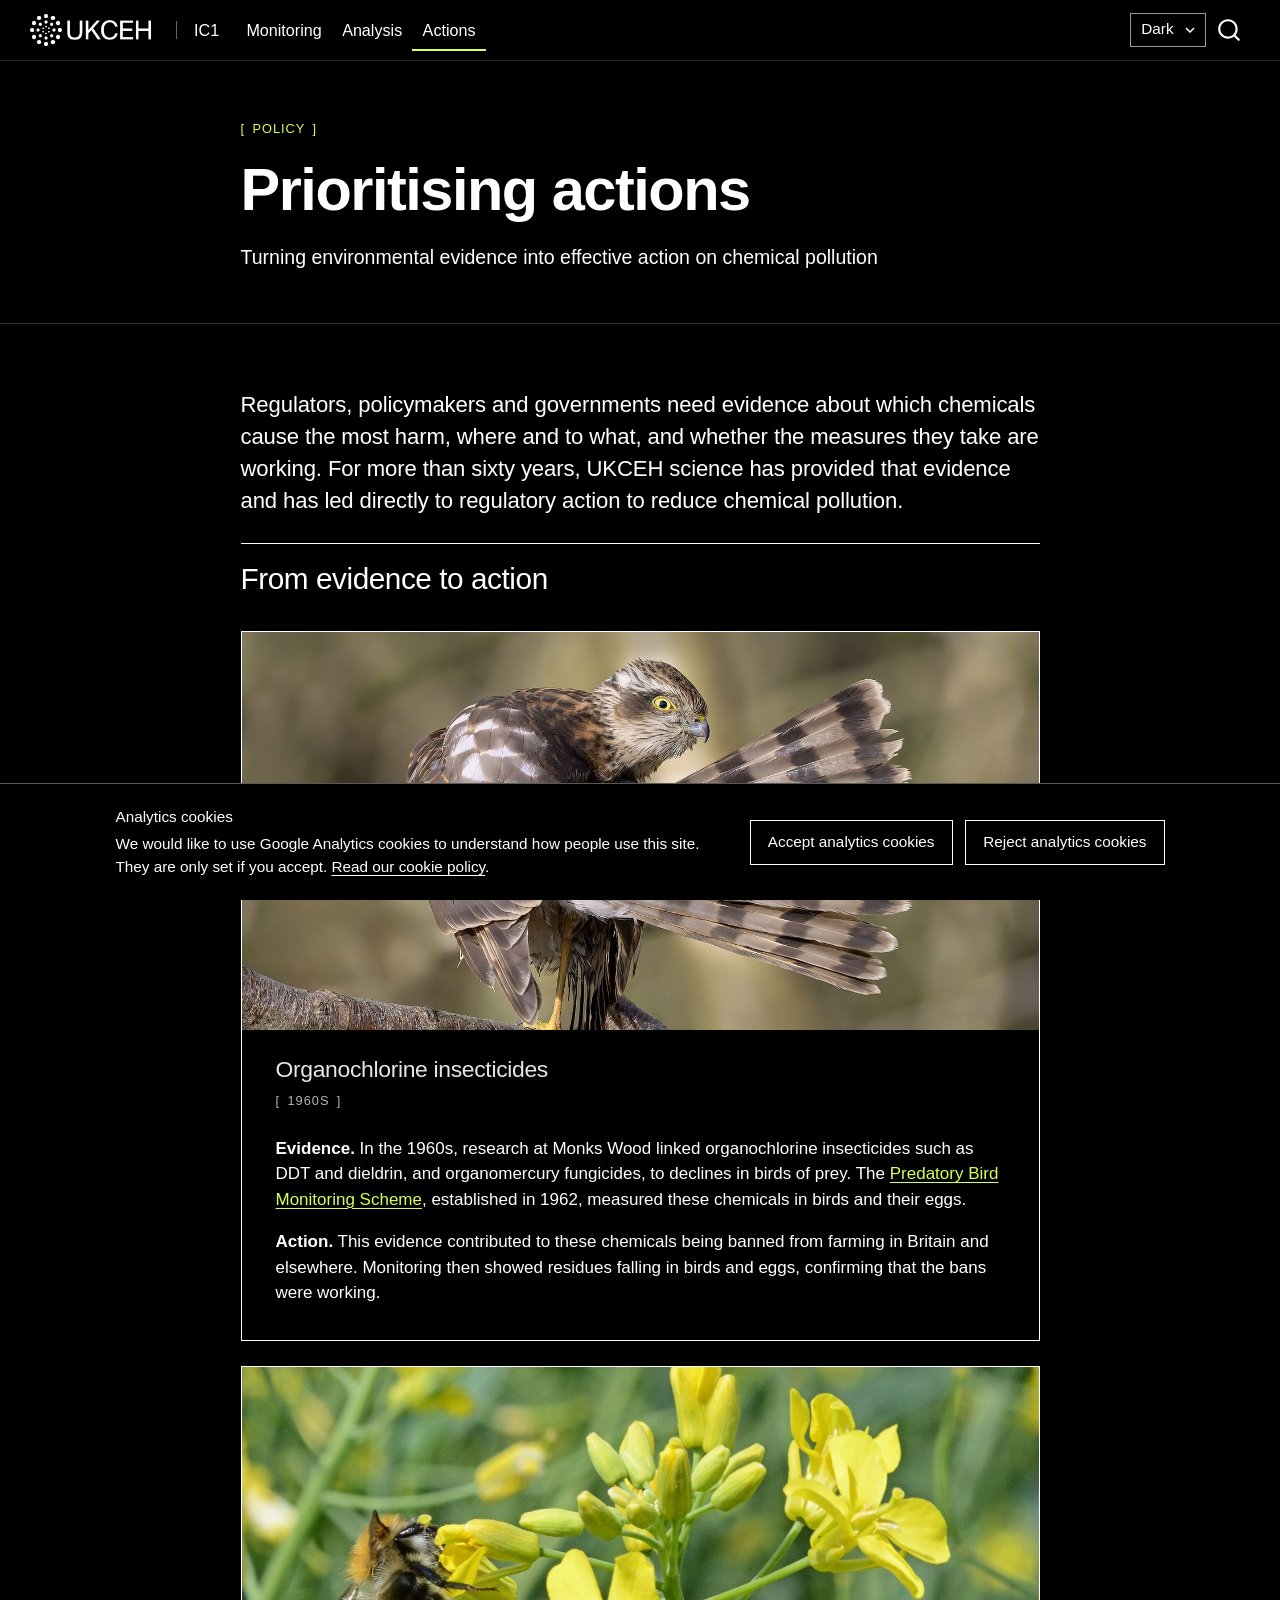
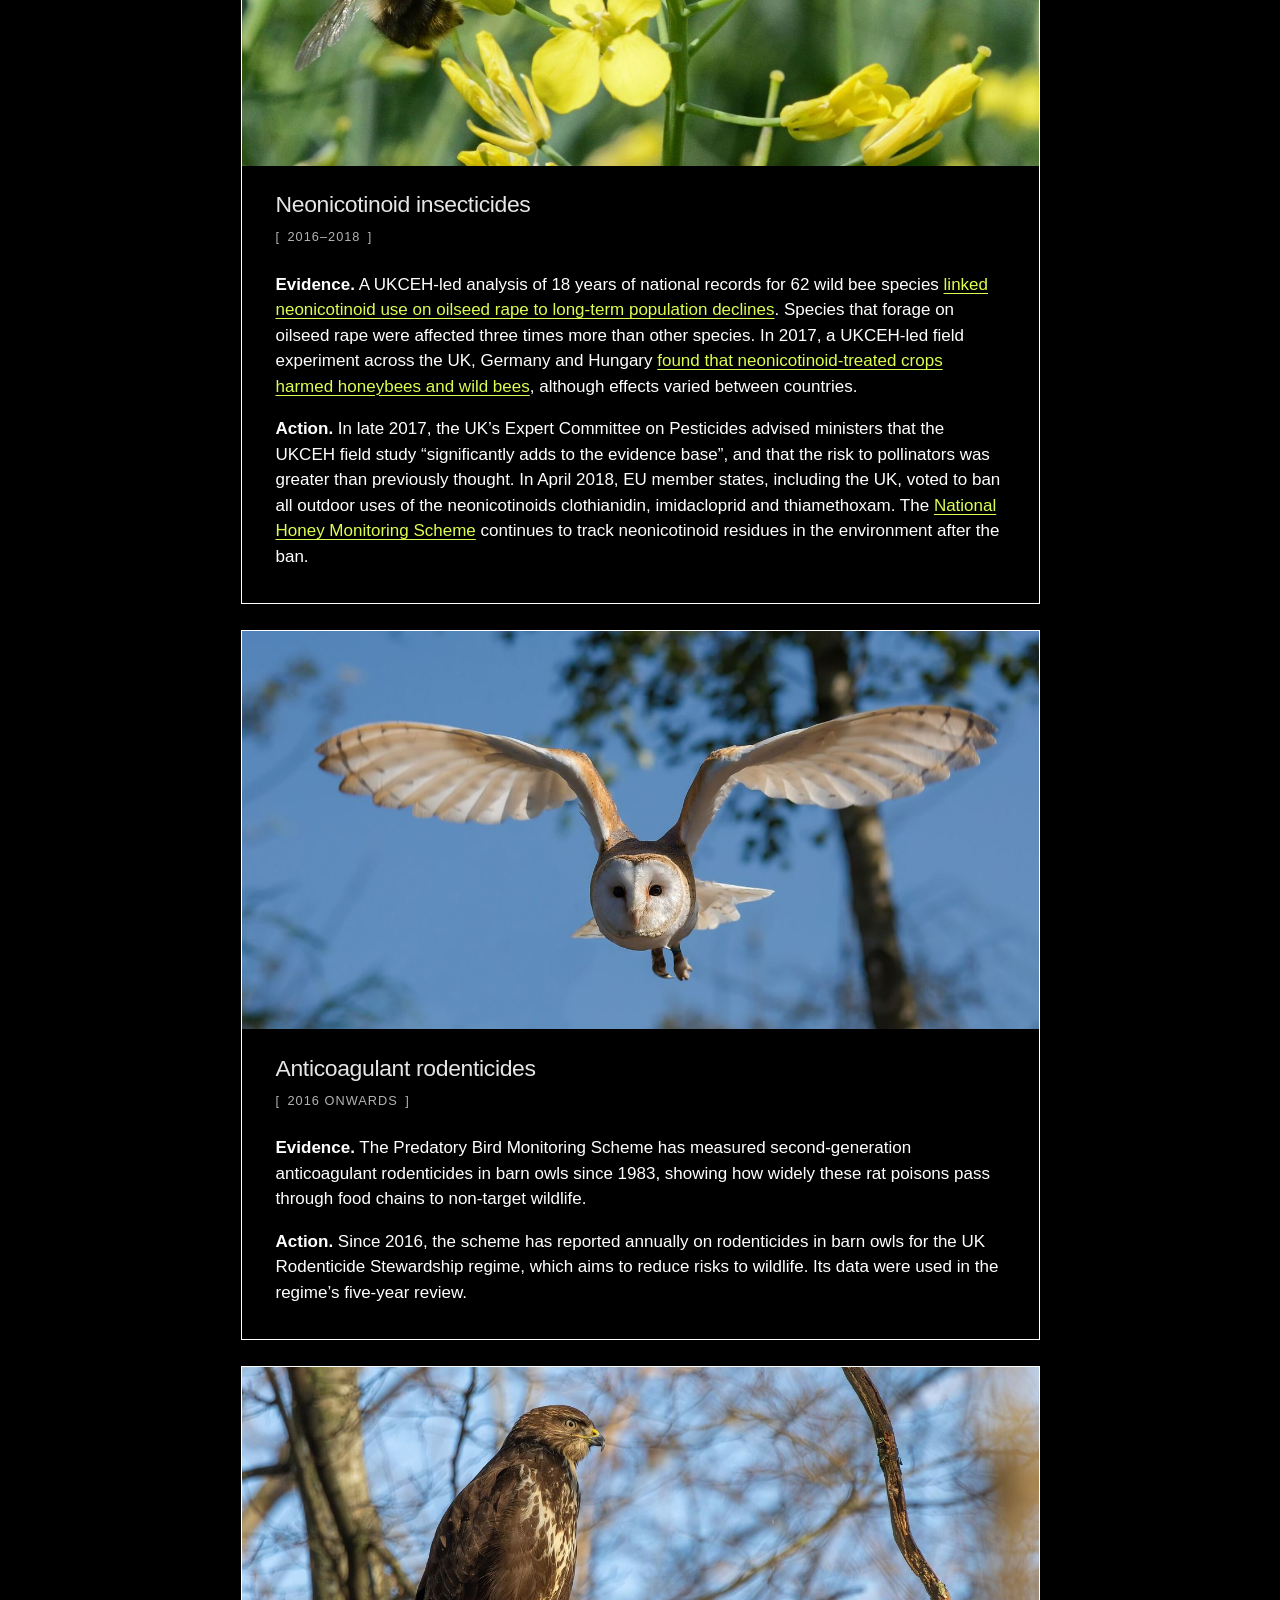
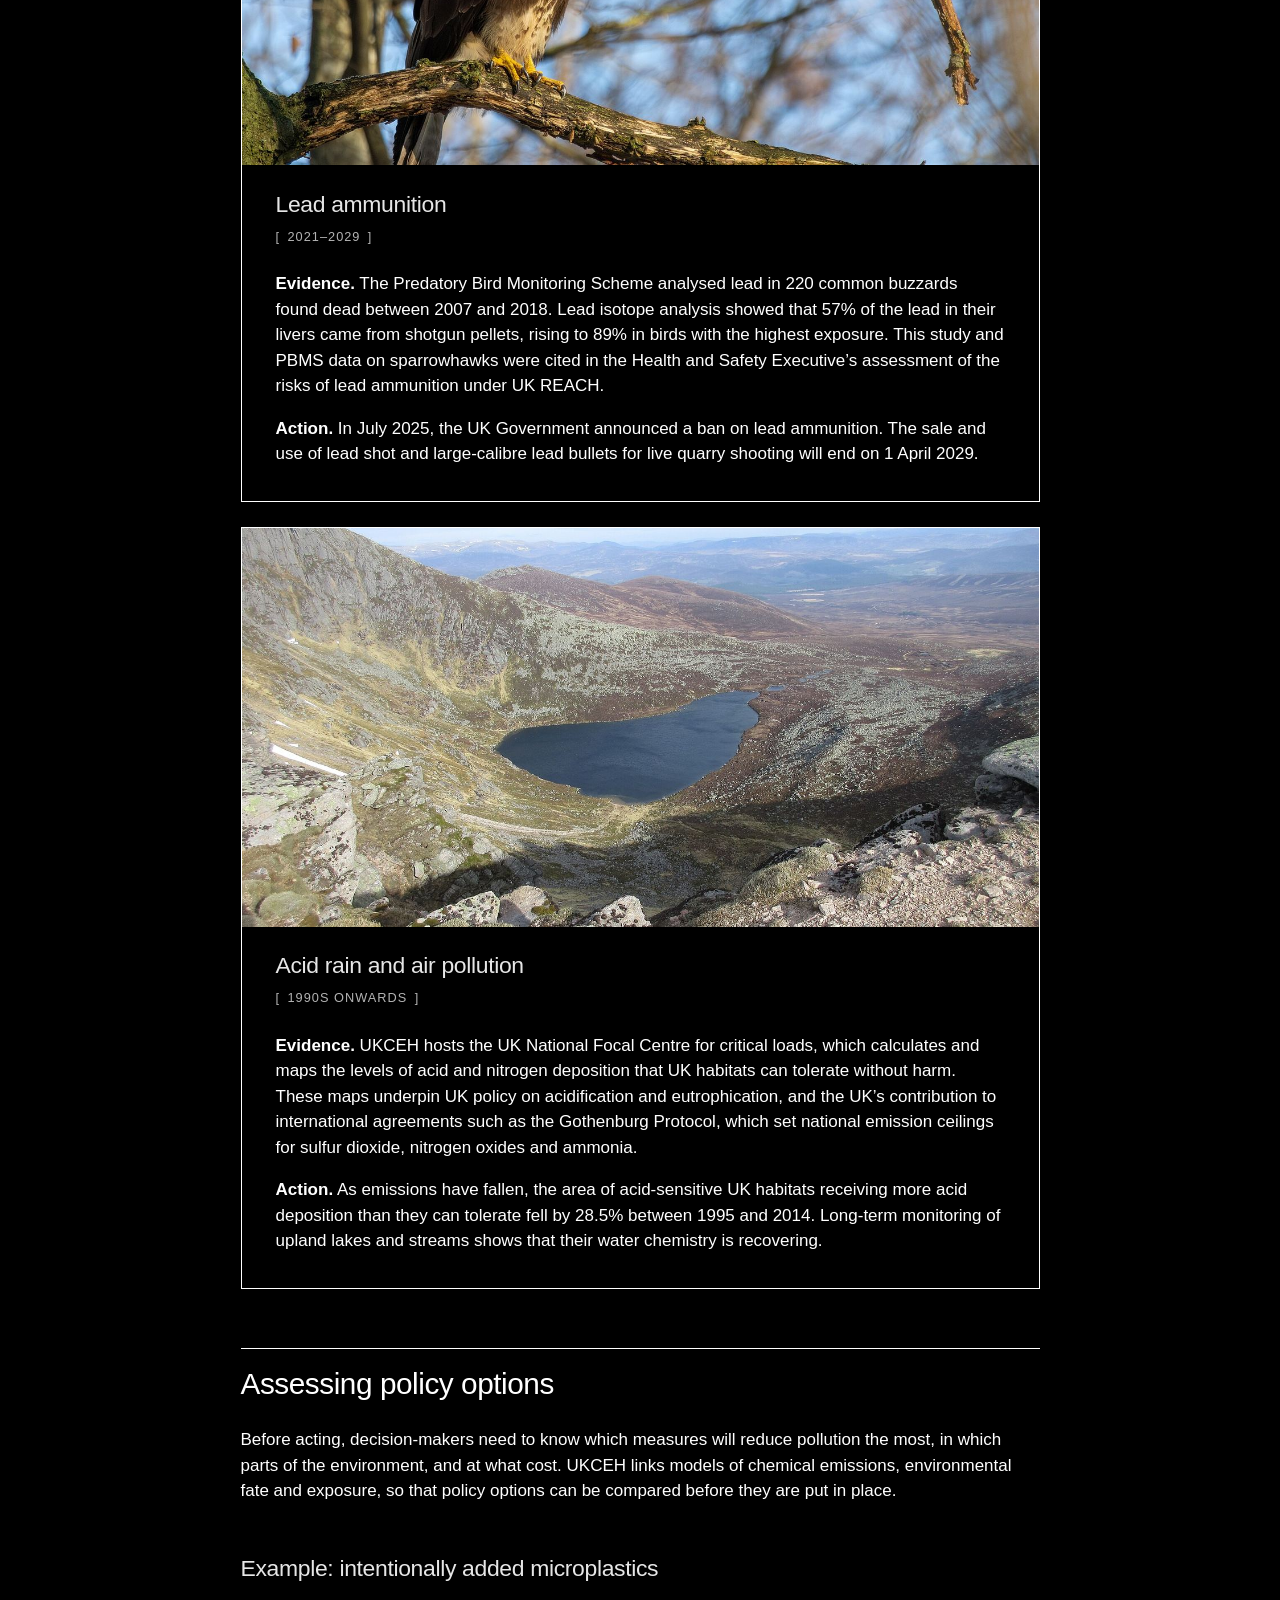
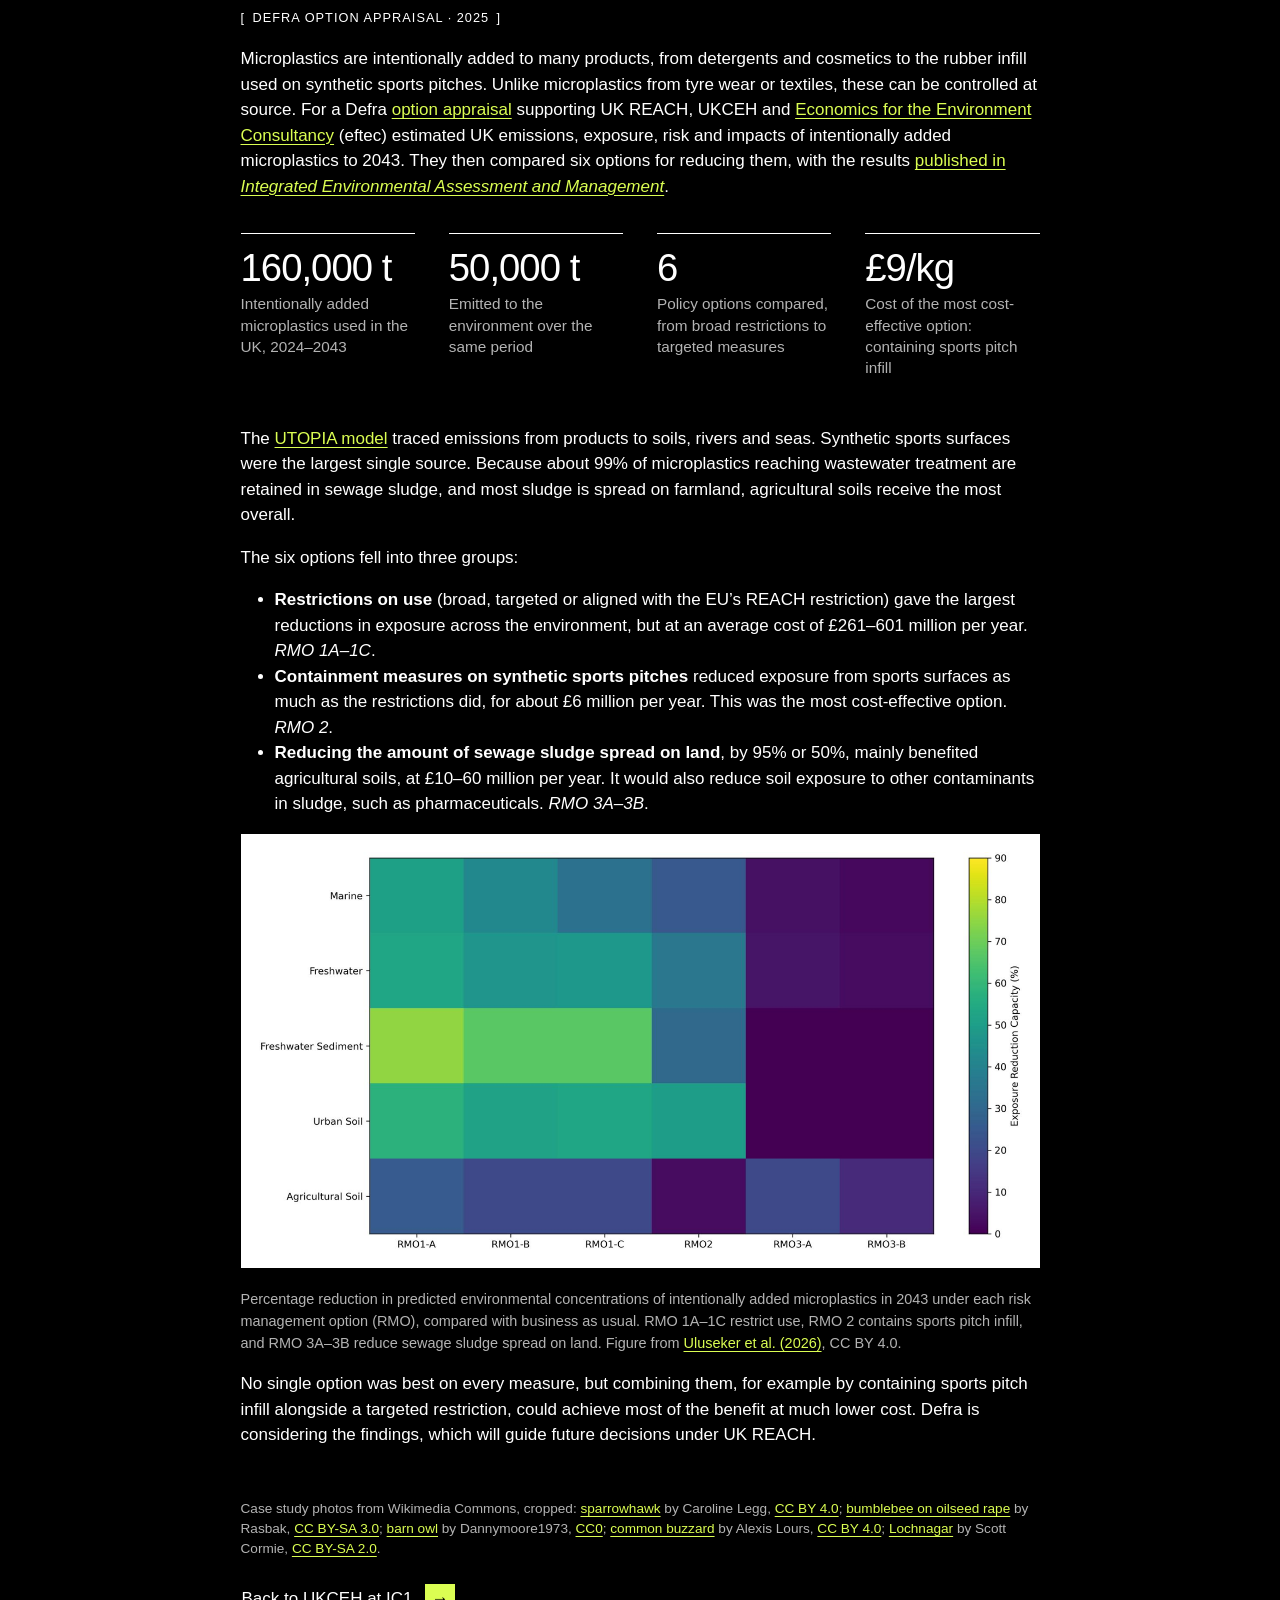
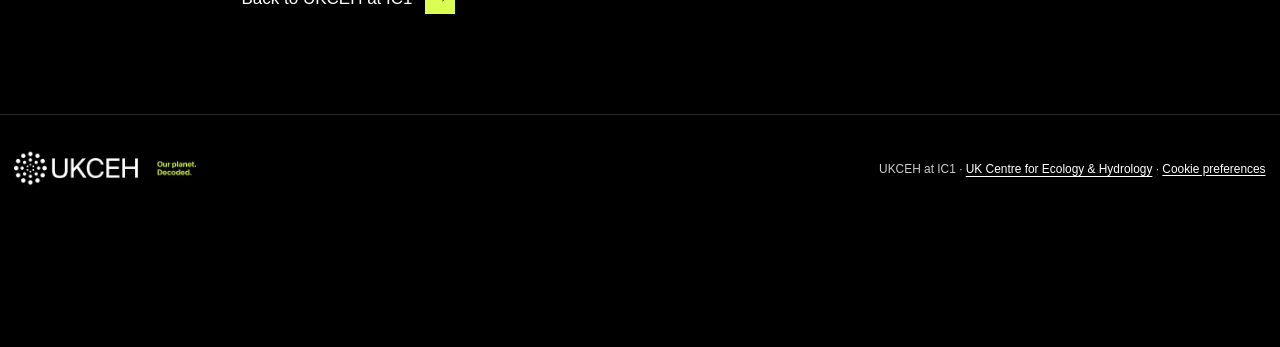
<file: actions.html>
<!DOCTYPE html>
<html xmlns="http://www.w3.org/1999/xhtml" lang="en" xml:lang="en"><head>

<meta charset="utf-8">
<meta name="generator" content="quarto-1.9.38">

<meta name="viewport" content="width=device-width, initial-scale=1.0, user-scalable=yes">

<meta name="description" content="Turning environmental evidence into effective action on chemical pollution">

<title>Prioritising actions – UKCEH at IC1</title>
<style>
/* Default styles provided by pandoc.
** See https://pandoc.org/MANUAL.html#variables-for-html for config info.
*/
code{white-space: pre-wrap;}
span.smallcaps{font-variant: small-caps;}
div.columns{display: flex; gap: min(4vw, 1.5em);}
div.column{flex: auto; overflow-x: auto;}
div.hanging-indent{margin-left: 1.5em; text-indent: -1.5em;}
ul.task-list{list-style: none;}
ul.task-list li input[type="checkbox"] {
  width: 0.8em;
  margin: 0 0.8em 0.2em -1em; /* quarto-specific, see https://github.com/quarto-dev/quarto-cli/issues/4556 */ 
  vertical-align: middle;
}
</style>


<script src="site_libs/quarto-nav/quarto-nav.js"></script>
<script src="site_libs/quarto-nav/headroom.min.js"></script>
<script src="site_libs/clipboard/clipboard.min.js"></script>
<script src="site_libs/quarto-search/autocomplete.umd.js"></script>
<script src="site_libs/quarto-search/fuse.min.js"></script>
<script src="site_libs/quarto-search/quarto-search.js"></script>
<meta name="quarto:offset" content="./">
<link href="./assets/logos/ukceh-avatar.png" rel="icon" type="image/png">
<script src="site_libs/quarto-html/quarto.js" type="module"></script>
<script src="site_libs/quarto-html/tabsets/tabsets.js" type="module"></script>
<script src="site_libs/quarto-html/popper.min.js"></script>
<script src="site_libs/quarto-html/tippy.umd.min.js"></script>
<script src="site_libs/quarto-html/anchor.min.js"></script>
<link href="site_libs/quarto-html/tippy.css" rel="stylesheet">
<link href="site_libs/quarto-html/quarto-syntax-highlighting-15634bcf2e68342d4ad2dfa704d543f6.css" rel="stylesheet" class="quarto-color-scheme" id="quarto-text-highlighting-styles">
<link href="site_libs/quarto-html/quarto-syntax-highlighting-dark-0a6b7249c26820e032cb0bd839ff02b1.css" rel="stylesheet" class="quarto-color-scheme quarto-color-alternate" id="quarto-text-highlighting-styles">
<script src="site_libs/bootstrap/bootstrap.min.js"></script>
<link href="site_libs/bootstrap/bootstrap-icons.css" rel="stylesheet">
<link href="site_libs/bootstrap/bootstrap-bec90be71ec029901a28c917e6ab5899.min.css" rel="stylesheet" append-hash="true" class="quarto-color-scheme" id="quarto-bootstrap" data-mode="light">
<link href="site_libs/bootstrap/bootstrap-dark-125762db233b9c58a64cd6d7732cffea.min.css" rel="stylesheet" append-hash="true" class="quarto-color-scheme quarto-color-alternate" id="quarto-bootstrap" data-mode="dark">
<script src="site_libs/quarto-contrib/glightbox/glightbox.min.js"></script>
<link href="site_libs/quarto-contrib/glightbox/glightbox.min.css" rel="stylesheet">
<link href="site_libs/quarto-contrib/glightbox/lightbox.css" rel="stylesheet">
<script id="quarto-search-options" type="application/json">{
  "location": "navbar",
  "copy-button": false,
  "collapse-after": 3,
  "panel-placement": "end",
  "type": "overlay",
  "limit": 50,
  "keyboard-shortcut": [
    "f",
    "/",
    "s"
  ],
  "show-item-context": false,
  "language": {
    "search-no-results-text": "No results",
    "search-matching-documents-text": "matching documents",
    "search-copy-link-title": "Copy link to search",
    "search-hide-matches-text": "Hide additional matches",
    "search-more-match-text": "more match in this document",
    "search-more-matches-text": "more matches in this document",
    "search-clear-button-title": "Clear",
    "search-text-placeholder": "",
    "search-detached-cancel-button-title": "Cancel",
    "search-submit-button-title": "Submit",
    "search-label": "Search"
  }
}</script>
<style>

      .quarto-title-block .quarto-title-banner h1,
      .quarto-title-block .quarto-title-banner h2,
      .quarto-title-block .quarto-title-banner h3,
      .quarto-title-block .quarto-title-banner h4,
      .quarto-title-block .quarto-title-banner h5,
      .quarto-title-block .quarto-title-banner h6
      {
        color: #FFFFFF;
      }

      .quarto-title-block .quarto-title-banner {
        color: #FFFFFF;
background: #000000;
      }
</style>
<script src="assets/js/theme.js"></script>
<script src="assets/js/consent.js" defer="" data-ga-id="G-H4VBBP5P0E" data-policy-url="https://www.ceh.ac.uk/about-us/policies/privacy-notice/privacy-notice-cookies-policy"></script>


<link rel="stylesheet" href="styles.css">
</head>

<body class="nav-fixed fullcontent quarto-dark"><script id="quarto-html-before-body" type="application/javascript">
    const toggleBodyColorMode = (bsSheetEl) => {
      const mode = bsSheetEl.getAttribute("data-mode");
      const bodyEl = window.document.querySelector("body");
      if (mode === "dark") {
        bodyEl.classList.add("quarto-dark");
        bodyEl.classList.remove("quarto-light");
      } else {
        bodyEl.classList.add("quarto-light");
        bodyEl.classList.remove("quarto-dark");
      }
    }
    const toggleBodyColorPrimary = () => {
      const bsSheetEl = window.document.querySelector("link#quarto-bootstrap:not([rel=disabled-stylesheet])");
      if (bsSheetEl) {
        toggleBodyColorMode(bsSheetEl);
      }
    }
    const setColorSchemeToggle = (alternate) => {
      const toggles = window.document.querySelectorAll('.quarto-color-scheme-toggle');
      for (let i=0; i < toggles.length; i++) {
        const toggle = toggles[i];
        if (toggle) {
          if (alternate) {
            toggle.classList.add("alternate");
          } else {
            toggle.classList.remove("alternate");
          }
        }
      }
    };
    const toggleColorMode = (alternate) => {
      // Switch the stylesheets
      const primaryStylesheets = window.document.querySelectorAll('link.quarto-color-scheme:not(.quarto-color-alternate)');
      const alternateStylesheets = window.document.querySelectorAll('link.quarto-color-scheme.quarto-color-alternate');
      manageTransitions('#quarto-margin-sidebar .nav-link', false);
      if (alternate) {
        // note: dark is layered on light, we don't disable primary!
        enableStylesheet(alternateStylesheets);
        for (const sheetNode of alternateStylesheets) {
          if (sheetNode.id === "quarto-bootstrap") {
            toggleBodyColorMode(sheetNode);
          }
        }
      } else {
        disableStylesheet(alternateStylesheets);
        enableStylesheet(primaryStylesheets)
        toggleBodyColorPrimary();
      }
      manageTransitions('#quarto-margin-sidebar .nav-link', true);
      // Switch the toggles
      setColorSchemeToggle(alternate)
      // Hack to workaround the fact that safari doesn't
      // properly recolor the scrollbar when toggling (#1455)
      if (navigator.userAgent.indexOf('Safari') > 0 && navigator.userAgent.indexOf('Chrome') == -1) {
        manageTransitions("body", false);
        window.scrollTo(0, 1);
        setTimeout(() => {
          window.scrollTo(0, 0);
          manageTransitions("body", true);
        }, 40);
      }
    }
    const disableStylesheet = (stylesheets) => {
      for (let i=0; i < stylesheets.length; i++) {
        const stylesheet = stylesheets[i];
        stylesheet.rel = 'disabled-stylesheet';
      }
    }
    const enableStylesheet = (stylesheets) => {
      for (let i=0; i < stylesheets.length; i++) {
        const stylesheet = stylesheets[i];
        if(stylesheet.rel !== 'stylesheet') { // for Chrome, which will still FOUC without this check
          stylesheet.rel = 'stylesheet';
        }
      }
    }
    const manageTransitions = (selector, allowTransitions) => {
      const els = window.document.querySelectorAll(selector);
      for (let i=0; i < els.length; i++) {
        const el = els[i];
        if (allowTransitions) {
          el.classList.remove('notransition');
        } else {
          el.classList.add('notransition');
        }
      }
    }
    const isFileUrl = () => {
      return window.location.protocol === 'file:';
    }
    const hasAlternateSentinel = () => {
      let styleSentinel = getColorSchemeSentinel();
      if (styleSentinel !== null) {
        return styleSentinel === "alternate";
      } else {
        return false;
      }
    }
    const setStyleSentinel = (alternate) => {
      const value = alternate ? "alternate" : "default";
      if (!isFileUrl()) {
        window.localStorage.setItem("quarto-color-scheme", value);
      } else {
        localAlternateSentinel = value;
      }
    }
    const getColorSchemeSentinel = () => {
      if (!isFileUrl()) {
        const storageValue = window.localStorage.getItem("quarto-color-scheme");
        return storageValue != null ? storageValue : localAlternateSentinel;
      } else {
        return localAlternateSentinel;
      }
    }
    const toggleGiscusIfUsed = (isAlternate, darkModeDefault) => {
      const baseTheme = document.querySelector('#giscus-base-theme')?.value ?? 'light';
      const alternateTheme = document.querySelector('#giscus-alt-theme')?.value ?? 'dark';
      let newTheme = '';
      if(authorPrefersDark) {
        newTheme = isAlternate ? baseTheme : alternateTheme;
      } else {
        newTheme = isAlternate ? alternateTheme : baseTheme;
      }
      const changeGiscusTheme = () => {
        // From: https://github.com/giscus/giscus/issues/336
        const sendMessage = (message) => {
          const iframe = document.querySelector('iframe.giscus-frame');
          if (!iframe) return;
          iframe.contentWindow.postMessage({ giscus: message }, 'https://giscus.app');
        }
        sendMessage({
          setConfig: {
            theme: newTheme
          }
        });
      }
      const isGiscussLoaded = window.document.querySelector('iframe.giscus-frame') !== null;
      if (isGiscussLoaded) {
        changeGiscusTheme();
      }
    };
    const authorPrefersDark = true;
    const darkModeDefault = authorPrefersDark;
    let localAlternateSentinel = darkModeDefault ? 'alternate' : 'default';
    // Dark / light mode switch
    window.quartoToggleColorScheme = () => {
      // Read the current dark / light value
      let toAlternate = !hasAlternateSentinel();
      toggleColorMode(toAlternate);
      setStyleSentinel(toAlternate);
      toggleGiscusIfUsed(toAlternate, darkModeDefault);
      window.dispatchEvent(new Event('resize'));
    };
    // Switch to dark mode if need be
    if (hasAlternateSentinel()) {
      toggleColorMode(true);
    } else {
      toggleColorMode(false);
    }
  </script>

<div id="quarto-search-results"></div>
  <header id="quarto-header" class="headroom fixed-top quarto-banner">
    <nav class="navbar navbar-expand-lg " data-bs-theme="dark">
      <div class="navbar-container container-fluid">
      <div class="navbar-brand-container mx-auto">
    <a href="./index.html" class="navbar-brand navbar-brand-logo">
    <img src="./assets/logos/ukceh-logo-white.png" alt="UK Centre for Ecology &amp; Hydrology" class="navbar-logo light-content">
    <img src="./assets/logos/ukceh-logo-white.png" alt="UK Centre for Ecology &amp; Hydrology" class="navbar-logo dark-content">
    </a>
    <a class="navbar-brand" href="./index.html">
    <span class="navbar-title">IC1</span>
    </a>
  </div>
            <div id="quarto-search" class="" title="Search"></div>
          <button class="navbar-toggler" type="button" data-bs-toggle="collapse" data-bs-target="#navbarCollapse" aria-controls="navbarCollapse" role="menu" aria-expanded="false" aria-label="Toggle navigation" onclick="if (window.quartoToggleHeadroom) { window.quartoToggleHeadroom(); }">
  <span class="navbar-toggler-icon"></span>
</button>
          <div class="collapse navbar-collapse" id="navbarCollapse">
            <ul class="navbar-nav navbar-nav-scroll me-auto">
  <li class="nav-item">
    <a class="nav-link" href="./monitoring.html"> 
<span class="menu-text">Monitoring</span></a>
  </li>  
  <li class="nav-item">
    <a class="nav-link" href="./analysis.html"> 
<span class="menu-text">Analysis</span></a>
  </li>  
  <li class="nav-item">
    <a class="nav-link active" href="./actions.html" aria-current="page"> 
<span class="menu-text">Actions</span></a>
  </li>  
</ul>
          </div> <!-- /navcollapse -->
            <div class="quarto-navbar-tools">
  <a href="" class="quarto-color-scheme-toggle quarto-navigation-tool  px-1" onclick="window.quartoToggleColorScheme(); return false;" title="Toggle dark mode"><i class="bi"></i></a>
</div>
      </div> <!-- /container-fluid -->
    </nav>
</header>
<!-- content -->
<header id="title-block-header" class="quarto-title-block default page-columns page-full">
  <div class="quarto-title-banner page-columns page-full">
    <div class="quarto-title column-body">
      <h1 class="title">Prioritising actions</h1>
            <p class="subtitle lead">Policy</p>
                  <div>
        <div class="description">
          Turning environmental evidence into effective action on chemical pollution
        </div>
      </div>
                </div>
  </div>
    
  
  <div class="quarto-title-meta">

      
    
      
    </div>
    
  
  </header><div id="quarto-content" class="quarto-container page-columns page-rows-contents page-layout-article page-navbar">
<!-- sidebar -->
<!-- margin-sidebar -->
    
<!-- main -->
<main class="content quarto-banner-title-block" id="quarto-document-content">






<div class="lead">
<p>Regulators, policymakers and governments need evidence about which chemicals cause the most harm, where and to what, and whether the measures they take are working. For more than sixty years, UKCEH science has provided that evidence and has led directly to regulatory action to reduce chemical pollution.</p>
</div>
<section id="from-evidence-to-action" class="level2">
<h2 class="anchored" data-anchor-id="from-evidence-to-action">From evidence to action</h2>
<section id="organochlorine-insecticides" class="level3 case">
<h3 class="case anchored" data-anchor-id="organochlorine-insecticides">Organochlorine insecticides</h3>
<p><img src="assets/images/case-organochlorines.jpg" class="case-photo nolightbox img-fluid" alt="A sparrowhawk perched on a branch, preening its fanned tail"></p>
<p><span class="label">1960s</span></p>
<p><strong>Evidence.</strong> In the 1960s, research at Monks Wood linked organochlorine insecticides such as DDT and dieldrin, and organomercury fungicides, to declines in birds of prey. The <a href="./monitoring.html#predatory-bird-monitoring-scheme">Predatory Bird Monitoring Scheme</a>, established in 1962, measured these chemicals in birds and their eggs.</p>
<p><strong>Action.</strong> This evidence contributed to these chemicals being banned from farming in Britain and elsewhere. Monitoring then showed residues falling in birds and eggs, confirming that the bans were working.</p>
</section>
<section id="neonicotinoid-insecticides" class="level3 case">
<h3 class="case anchored" data-anchor-id="neonicotinoid-insecticides">Neonicotinoid insecticides</h3>
<p><img src="assets/images/case-neonicotinoids.jpg" class="case-photo nolightbox img-fluid" alt="A bumblebee visiting yellow oilseed rape flowers"></p>
<p><span class="label">2016–2018</span></p>
<p><strong>Evidence.</strong> A UKCEH-led analysis of 18 years of national records for 62 wild bee species <a href="https://doi.org/10.1038/ncomms12459">linked neonicotinoid use on oilseed rape to long-term population declines</a>. Species that forage on oilseed rape were affected three times more than other species. In 2017, a UKCEH-led field experiment across the UK, Germany and Hungary <a href="https://doi.org/10.1126/science.aaa1190">found that neonicotinoid-treated crops harmed honeybees and wild bees</a>, although effects varied between countries.</p>
<p><strong>Action.</strong> In late 2017, the UK’s Expert Committee on Pesticides advised ministers that the UKCEH field study “significantly adds to the evidence base”, and that the risk to pollinators was greater than previously thought. In April 2018, EU member states, including the UK, voted to ban all outdoor uses of the neonicotinoids clothianidin, imidacloprid and thiamethoxam. The <a href="./monitoring.html#national-honey-monitoring-scheme">National Honey Monitoring Scheme</a> continues to track neonicotinoid residues in the environment after the ban.</p>
</section>
<section id="anticoagulant-rodenticides" class="level3 case">
<h3 class="case anchored" data-anchor-id="anticoagulant-rodenticides">Anticoagulant rodenticides</h3>
<p><img src="assets/images/case-rodenticides.jpg" class="case-photo nolightbox img-fluid" alt="A barn owl flying towards the camera against a blue sky"></p>
<p><span class="label">2016 onwards</span></p>
<p><strong>Evidence.</strong> The Predatory Bird Monitoring Scheme has measured second-generation anticoagulant rodenticides in barn owls since 1983, showing how widely these rat poisons pass through food chains to non-target wildlife.</p>
<p><strong>Action.</strong> Since 2016, the scheme has reported annually on rodenticides in barn owls for the UK Rodenticide Stewardship regime, which aims to reduce risks to wildlife. Its data were used in the regime’s five-year review.</p>
</section>
<section id="lead-ammunition" class="level3 case">
<h3 class="case anchored" data-anchor-id="lead-ammunition">Lead ammunition</h3>
<p><img src="assets/images/case-lead.jpg" class="case-photo nolightbox img-fluid" alt="A common buzzard perched on a bare branch"></p>
<p><span class="label">2021–2029</span></p>
<p><strong>Evidence.</strong> The Predatory Bird Monitoring Scheme analysed lead in 220 common buzzards found dead between 2007 and 2018. Lead isotope analysis showed that 57% of the lead in their livers came from shotgun pellets, rising to 89% in birds with the highest exposure. This study and PBMS data on sparrowhawks were cited in the Health and Safety Executive’s assessment of the risks of lead ammunition under UK REACH.</p>
<p><strong>Action.</strong> In July 2025, the UK Government announced a ban on lead ammunition. The sale and use of lead shot and large-calibre lead bullets for live quarry shooting will end on 1 April 2029.</p>
</section>
<section id="acid-rain-and-air-pollution" class="level3 case">
<h3 class="case anchored" data-anchor-id="acid-rain-and-air-pollution">Acid rain and air pollution</h3>
<p><img src="assets/images/case-acid-rain.jpg" class="case-photo nolightbox img-fluid" alt="Lochnagar, an upland loch in the Cairngorms, seen from the surrounding rocky slopes"></p>
<p><span class="label">1990s onwards</span></p>
<p><strong>Evidence.</strong> UKCEH hosts the UK National Focal Centre for critical loads, which calculates and maps the levels of acid and nitrogen deposition that UK habitats can tolerate without harm. These maps underpin UK policy on acidification and eutrophication, and the UK’s contribution to international agreements such as the Gothenburg Protocol, which set national emission ceilings for sulfur dioxide, nitrogen oxides and ammonia.</p>
<p><strong>Action.</strong> As emissions have fallen, the area of acid-sensitive UK habitats receiving more acid deposition than they can tolerate fell by 28.5% between 1995 and 2014. Long-term monitoring of upland lakes and streams shows that their water chemistry is recovering.</p>
</section>
</section>
<section id="assessing-policy-options" class="level2">
<h2 class="anchored" data-anchor-id="assessing-policy-options">Assessing policy options</h2>
<p>Before acting, decision-makers need to know which measures will reduce pollution the most, in which parts of the environment, and at what cost. UKCEH links models of chemical emissions, environmental fate and exposure, so that policy options can be compared before they are put in place.</p>
<section id="example-intentionally-added-microplastics" class="level3">
<h3 class="anchored" data-anchor-id="example-intentionally-added-microplastics">Example: intentionally added microplastics</h3>
<p><span class="label">Defra option appraisal · 2025</span></p>
<p>Microplastics are intentionally added to many products, from detergents and cosmetics to the rubber infill used on synthetic sports pitches. Unlike microplastics from tyre wear or textiles, these can be controlled at source. For a Defra <a href="https://sciencesearch.defra.gov.uk/ProjectDetails?ProjectId=21802">option appraisal</a> supporting UK REACH, UKCEH and <a href="https://www.eftec.co.uk/">Economics for the Environment Consultancy</a> (eftec) estimated UK emissions, exposure, risk and impacts of intentionally added microplastics to 2043. They then compared six options for reducing them, with the results <a href="https://doi.org/10.1093/inteam/vjag103">published in <em>Integrated Environmental Assessment and Management</em></a>.</p>
<div class="stat-grid">
<div class="stat">
<p>160,000 t</p>
<p>Intentionally added microplastics used in the UK, 2024–2043</p>
</div>
<div class="stat">
<p>50,000 t</p>
<p>Emitted to the environment over the same period</p>
</div>
<div class="stat">
<p>6</p>
<p>Policy options compared, from broad restrictions to targeted measures</p>
</div>
<div class="stat">
<p>£9/kg</p>
<p>Cost of the most cost-effective option: containing sports pitch infill</p>
</div>
</div>
<p>The <a href="https://github.com/microplastics-cluster/UTOPIA_model">UTOPIA model</a> traced emissions from products to soils, rivers and seas. Synthetic sports surfaces were the largest single source. Because about 99% of microplastics reaching wastewater treatment are retained in sewage sludge, and most sludge is spread on farmland, agricultural soils receive the most overall.</p>
<p>The six options fell into three groups:</p>
<ul>
<li><strong>Restrictions on use</strong> (broad, targeted or aligned with the EU’s REACH restriction) gave the largest reductions in exposure across the environment, but at an average cost of £261–601 million per year. <em>RMO 1A–1C</em>.</li>
<li><strong>Containment measures on synthetic sports pitches</strong> reduced exposure from sports surfaces as much as the restrictions did, for about £6 million per year. This was the most cost-effective option. <em>RMO 2</em>.</li>
<li><strong>Reducing the amount of sewage sludge spread on land</strong>, by 95% or 50%, mainly benefited agricultural soils, at £10–60 million per year. It would also reduce soil exposure to other contaminants in sludge, such as pharmaceuticals. <em>RMO 3A–3B</em>.</li>
</ul>
<div class="quarto-figure quarto-figure-center">
<figure class="figure">
<p><a href="assets/images/microplastics-options.png" class="lightbox" data-gallery="quarto-lightbox-gallery-1" title="Percentage reduction in predicted environmental concentrations of intentionally added microplastics in 2043 under each risk management option (RMO), compared with business as usual. RMO 1A–1C restrict use, RMO 2 contains sports pitch infill, and RMO 3A–3B reduce sewage sludge spread on land. Figure from Uluseker et al.&nbsp;(2026), CC BY 4.0."><img src="assets/images/microplastics-options.png" class="img-fluid figure-img" alt="Heatmap of exposure reduction from 0 to 90 percent for six options across marine, freshwater, freshwater sediment, urban soil and agricultural soil. Use restrictions give the largest reductions, up to about 75 percent in freshwater sediment. Sports pitch containment gives about 50 percent in urban soil. Sludge options mainly reduce agricultural soil exposure, by up to about 20 percent."></a></p>
<figcaption>Percentage reduction in predicted environmental concentrations of intentionally added microplastics in 2043 under each risk management option (RMO), compared with business as usual. RMO 1A–1C restrict use, RMO 2 contains sports pitch infill, and RMO 3A–3B reduce sewage sludge spread on land. Figure from <a href="https://doi.org/10.1093/inteam/vjag103">Uluseker et al.&nbsp;(2026)</a>, CC BY 4.0.</figcaption>
</figure>
</div>
<p>No single option was best on every measure, but combining them, for example by containing sports pitch infill alongside a targeted restriction, could achieve most of the benefit at much lower cost. Defra is considering the findings, which will guide future decisions under UK REACH.</p>
<div class="photo-credits">
<p>Case study photos from Wikimedia Commons, cropped: <a href="https://commons.wikimedia.org/wiki/File:Sparrowhawk_-_Accipiter_nisus_2.jpg">sparrowhawk</a> by Caroline Legg, <a href="https://creativecommons.org/licenses/by/4.0/">CC BY 4.0</a>; <a href="https://commons.wikimedia.org/wiki/File:Brassica_napus_Bombus_pascuorum,_koolzaad_boomhommel_(1).jpg">bumblebee on oilseed rape</a> by Rasbak, <a href="https://creativecommons.org/licenses/by-sa/3.0/">CC BY-SA 3.0</a>; <a href="https://commons.wikimedia.org/wiki/File:Front_view_of_a_barn_owl_-_Tyto_alba_-_in_flight.jpg">barn owl</a> by Dannymoore1973, <a href="https://creativecommons.org/publicdomain/zero/1.0/">CC0</a>; <a href="https://commons.wikimedia.org/wiki/File:Common_buzzard_2024-01-20.jpg">common buzzard</a> by Alexis Lours, <a href="https://creativecommons.org/licenses/by/4.0/">CC BY 4.0</a>; <a href="https://commons.wikimedia.org/wiki/File:Dark_Lochnagar_-_geograph.org.uk_-_8019192.jpg">Lochnagar</a> by Scott Cormie, <a href="https://creativecommons.org/licenses/by-sa/2.0/">CC BY-SA 2.0</a>.</p>
</div>
<p><a href="./index.html" class="cta">Back to UKCEH at IC1</a></p>


</section>
</section>

</main> <!-- /main -->
<script id="quarto-html-after-body" type="application/javascript">
  window.document.addEventListener("DOMContentLoaded", function (event) {
    // Ensure there is a toggle, if there isn't float one in the top right
    if (window.document.querySelector('.quarto-color-scheme-toggle') === null) {
      const a = window.document.createElement('a');
      a.classList.add('top-right');
      a.classList.add('quarto-color-scheme-toggle');
      a.href = "";
      a.onclick = function() { try { window.quartoToggleColorScheme(); } catch {} return false; };
      const i = window.document.createElement("i");
      i.classList.add('bi');
      a.appendChild(i);
      window.document.body.appendChild(a);
    }
    setColorSchemeToggle(hasAlternateSentinel())
    const icon = "";
    const anchorJS = new window.AnchorJS();
    anchorJS.options = {
      placement: 'right',
      icon: icon
    };
    anchorJS.add('.anchored');
    const isCodeAnnotation = (el) => {
      for (const clz of el.classList) {
        if (clz.startsWith('code-annotation-')) {                     
          return true;
        }
      }
      return false;
    }
    const onCopySuccess = function(e) {
      // button target
      const button = e.trigger;
      // don't keep focus
      button.blur();
      // flash "checked"
      button.classList.add('code-copy-button-checked');
      var currentTitle = button.getAttribute("title");
      button.setAttribute("title", "Copied!");
      let tooltip;
      if (window.bootstrap) {
        button.setAttribute("data-bs-toggle", "tooltip");
        button.setAttribute("data-bs-placement", "left");
        button.setAttribute("data-bs-title", "Copied!");
        tooltip = new bootstrap.Tooltip(button, 
          { trigger: "manual", 
            customClass: "code-copy-button-tooltip",
            offset: [0, -8]});
        tooltip.show();    
      }
      setTimeout(function() {
        if (tooltip) {
          tooltip.hide();
          button.removeAttribute("data-bs-title");
          button.removeAttribute("data-bs-toggle");
          button.removeAttribute("data-bs-placement");
        }
        button.setAttribute("title", currentTitle);
        button.classList.remove('code-copy-button-checked');
      }, 1000);
      // clear code selection
      e.clearSelection();
    }
    const getTextToCopy = function(trigger) {
      const outerScaffold = trigger.parentElement.cloneNode(true);
      const codeEl = outerScaffold.querySelector('code');
      for (const childEl of codeEl.children) {
        if (isCodeAnnotation(childEl)) {
          childEl.remove();
        }
      }
      return codeEl.innerText;
    }
    const clipboard = new window.ClipboardJS('.code-copy-button:not([data-in-quarto-modal])', {
      text: getTextToCopy
    });
    clipboard.on('success', onCopySuccess);
    if (window.document.getElementById('quarto-embedded-source-code-modal')) {
      const clipboardModal = new window.ClipboardJS('.code-copy-button[data-in-quarto-modal]', {
        text: getTextToCopy,
        container: window.document.getElementById('quarto-embedded-source-code-modal')
      });
      clipboardModal.on('success', onCopySuccess);
    }
      var localhostRegex = new RegExp(/^(?:http|https):\/\/localhost\:?[0-9]*\//);
      var mailtoRegex = new RegExp(/^mailto:/);
        var filterRegex = new RegExp("https:\/\/ic1\.ceh\.ac\.uk");
      var isInternal = (href) => {
          return filterRegex.test(href) || localhostRegex.test(href) || mailtoRegex.test(href);
      }
      // Inspect non-navigation links and adorn them if external
     var links = window.document.querySelectorAll('a[href]:not(.nav-link):not(.navbar-brand):not(.toc-action):not(.sidebar-link):not(.sidebar-item-toggle):not(.pagination-link):not(.no-external):not([aria-hidden]):not(.dropdown-item):not(.quarto-navigation-tool):not(.about-link)');
      for (var i=0; i<links.length; i++) {
        const link = links[i];
        if (!isInternal(link.href)) {
          // undo the damage that might have been done by quarto-nav.js in the case of
          // links that we want to consider external
          if (link.dataset.originalHref !== undefined) {
            link.href = link.dataset.originalHref;
          }
            // target, if specified
            link.setAttribute("target", "_blank");
            if (link.getAttribute("rel") === null) {
              link.setAttribute("rel", "noopener");
            }
        }
      }
    function tippyHover(el, contentFn, onTriggerFn, onUntriggerFn) {
      const config = {
        allowHTML: true,
        maxWidth: 500,
        delay: 100,
        arrow: false,
        appendTo: function(el) {
            return el.parentElement;
        },
        interactive: true,
        interactiveBorder: 10,
        theme: 'quarto',
        placement: 'bottom-start',
      };
      if (contentFn) {
        config.content = contentFn;
      }
      if (onTriggerFn) {
        config.onTrigger = onTriggerFn;
      }
      if (onUntriggerFn) {
        config.onUntrigger = onUntriggerFn;
      }
      window.tippy(el, config); 
    }
    const noterefs = window.document.querySelectorAll('a[role="doc-noteref"]');
    for (var i=0; i<noterefs.length; i++) {
      const ref = noterefs[i];
      tippyHover(ref, function() {
        // use id or data attribute instead here
        let href = ref.getAttribute('data-footnote-href') || ref.getAttribute('href');
        try { href = new URL(href).hash; } catch {}
        const id = href.replace(/^#\/?/, "");
        const note = window.document.getElementById(id);
        if (note) {
          return note.innerHTML;
        } else {
          return "";
        }
      });
    }
    const xrefs = window.document.querySelectorAll('a.quarto-xref');
    const processXRef = (id, note) => {
      // Strip column container classes
      const stripColumnClz = (el) => {
        el.classList.remove("page-full", "page-columns");
        if (el.children) {
          for (const child of el.children) {
            stripColumnClz(child);
          }
        }
      }
      stripColumnClz(note)
      if (id === null || id.startsWith('sec-')) {
        // Special case sections, only their first couple elements
        const container = document.createElement("div");
        if (note.children && note.children.length > 2) {
          container.appendChild(note.children[0].cloneNode(true));
          for (let i = 1; i < note.children.length; i++) {
            const child = note.children[i];
            if (child.tagName === "P" && child.innerText === "") {
              continue;
            } else {
              container.appendChild(child.cloneNode(true));
              break;
            }
          }
          if (window.Quarto?.typesetMath) {
            window.Quarto.typesetMath(container);
          }
          return container.innerHTML
        } else {
          if (window.Quarto?.typesetMath) {
            window.Quarto.typesetMath(note);
          }
          return note.innerHTML;
        }
      } else {
        // Remove any anchor links if they are present
        const anchorLink = note.querySelector('a.anchorjs-link');
        if (anchorLink) {
          anchorLink.remove();
        }
        if (window.Quarto?.typesetMath) {
          window.Quarto.typesetMath(note);
        }
        if (note.classList.contains("callout")) {
          return note.outerHTML;
        } else {
          return note.innerHTML;
        }
      }
    }
    for (var i=0; i<xrefs.length; i++) {
      const xref = xrefs[i];
      tippyHover(xref, undefined, function(instance) {
        instance.disable();
        let url = xref.getAttribute('href');
        let hash = undefined; 
        if (url.startsWith('#')) {
          hash = url;
        } else {
          try { hash = new URL(url).hash; } catch {}
        }
        if (hash) {
          const id = hash.replace(/^#\/?/, "");
          const note = window.document.getElementById(id);
          if (note !== null) {
            try {
              const html = processXRef(id, note.cloneNode(true));
              instance.setContent(html);
            } finally {
              instance.enable();
              instance.show();
            }
          } else {
            // See if we can fetch this
            fetch(url.split('#')[0])
            .then(res => res.text())
            .then(html => {
              const parser = new DOMParser();
              const htmlDoc = parser.parseFromString(html, "text/html");
              const note = htmlDoc.getElementById(id);
              if (note !== null) {
                const html = processXRef(id, note);
                instance.setContent(html);
              } 
            }).finally(() => {
              instance.enable();
              instance.show();
            });
          }
        } else {
          // See if we can fetch a full url (with no hash to target)
          // This is a special case and we should probably do some content thinning / targeting
          fetch(url)
          .then(res => res.text())
          .then(html => {
            const parser = new DOMParser();
            const htmlDoc = parser.parseFromString(html, "text/html");
            const note = htmlDoc.querySelector('main.content');
            if (note !== null) {
              // This should only happen for chapter cross references
              // (since there is no id in the URL)
              // remove the first header
              if (note.children.length > 0 && note.children[0].tagName === "HEADER") {
                note.children[0].remove();
              }
              const html = processXRef(null, note);
              instance.setContent(html);
            } 
          }).finally(() => {
            instance.enable();
            instance.show();
          });
        }
      }, function(instance) {
      });
    }
        let selectedAnnoteEl;
        const selectorForAnnotation = ( cell, annotation) => {
          let cellAttr = 'data-code-cell="' + cell + '"';
          let lineAttr = 'data-code-annotation="' +  annotation + '"';
          const selector = 'span[' + cellAttr + '][' + lineAttr + ']';
          return selector;
        }
        const selectCodeLines = (annoteEl) => {
          const doc = window.document;
          const targetCell = annoteEl.getAttribute("data-target-cell");
          const targetAnnotation = annoteEl.getAttribute("data-target-annotation");
          const annoteSpan = window.document.querySelector(selectorForAnnotation(targetCell, targetAnnotation));
          const lines = annoteSpan.getAttribute("data-code-lines").split(",");
          const lineIds = lines.map((line) => {
            return targetCell + "-" + line;
          })
          let top = null;
          let height = null;
          let parent = null;
          if (lineIds.length > 0) {
              //compute the position of the single el (top and bottom and make a div)
              const el = window.document.getElementById(lineIds[0]);
              top = el.offsetTop;
              height = el.offsetHeight;
              parent = el.parentElement.parentElement;
            if (lineIds.length > 1) {
              const lastEl = window.document.getElementById(lineIds[lineIds.length - 1]);
              const bottom = lastEl.offsetTop + lastEl.offsetHeight;
              height = bottom - top;
            }
            if (top !== null && height !== null && parent !== null) {
              // cook up a div (if necessary) and position it 
              let div = window.document.getElementById("code-annotation-line-highlight");
              if (div === null) {
                div = window.document.createElement("div");
                div.setAttribute("id", "code-annotation-line-highlight");
                div.style.position = 'absolute';
                parent.appendChild(div);
              }
              div.style.top = top - 2 + "px";
              div.style.height = height + 4 + "px";
              div.style.left = 0;
              let gutterDiv = window.document.getElementById("code-annotation-line-highlight-gutter");
              if (gutterDiv === null) {
                gutterDiv = window.document.createElement("div");
                gutterDiv.setAttribute("id", "code-annotation-line-highlight-gutter");
                gutterDiv.style.position = 'absolute';
                const codeCell = window.document.getElementById(targetCell);
                const gutter = codeCell.querySelector('.code-annotation-gutter');
                gutter.appendChild(gutterDiv);
              }
              gutterDiv.style.top = top - 2 + "px";
              gutterDiv.style.height = height + 4 + "px";
            }
            selectedAnnoteEl = annoteEl;
          }
        };
        const unselectCodeLines = () => {
          const elementsIds = ["code-annotation-line-highlight", "code-annotation-line-highlight-gutter"];
          elementsIds.forEach((elId) => {
            const div = window.document.getElementById(elId);
            if (div) {
              div.remove();
            }
          });
          selectedAnnoteEl = undefined;
        };
          // Handle positioning of the toggle
      window.addEventListener(
        "resize",
        throttle(() => {
          elRect = undefined;
          if (selectedAnnoteEl) {
            selectCodeLines(selectedAnnoteEl);
          }
        }, 10)
      );
      function throttle(fn, ms) {
      let throttle = false;
      let timer;
        return (...args) => {
          if(!throttle) { // first call gets through
              fn.apply(this, args);
              throttle = true;
          } else { // all the others get throttled
              if(timer) clearTimeout(timer); // cancel #2
              timer = setTimeout(() => {
                fn.apply(this, args);
                timer = throttle = false;
              }, ms);
          }
        };
      }
        // Attach click handler to the DT
        const annoteDls = window.document.querySelectorAll('dt[data-target-cell]');
        for (const annoteDlNode of annoteDls) {
          annoteDlNode.addEventListener('click', (event) => {
            const clickedEl = event.target;
            if (clickedEl !== selectedAnnoteEl) {
              unselectCodeLines();
              const activeEl = window.document.querySelector('dt[data-target-cell].code-annotation-active');
              if (activeEl) {
                activeEl.classList.remove('code-annotation-active');
              }
              selectCodeLines(clickedEl);
              clickedEl.classList.add('code-annotation-active');
            } else {
              // Unselect the line
              unselectCodeLines();
              clickedEl.classList.remove('code-annotation-active');
            }
          });
        }
    const findCites = (el) => {
      const parentEl = el.parentElement;
      if (parentEl) {
        const cites = parentEl.dataset.cites;
        if (cites) {
          return {
            el,
            cites: cites.split(' ')
          };
        } else {
          return findCites(el.parentElement)
        }
      } else {
        return undefined;
      }
    };
    var bibliorefs = window.document.querySelectorAll('a[role="doc-biblioref"]');
    for (var i=0; i<bibliorefs.length; i++) {
      const ref = bibliorefs[i];
      const citeInfo = findCites(ref);
      if (citeInfo) {
        tippyHover(citeInfo.el, function() {
          var popup = window.document.createElement('div');
          citeInfo.cites.forEach(function(cite) {
            var citeDiv = window.document.createElement('div');
            citeDiv.classList.add('hanging-indent');
            citeDiv.classList.add('csl-entry');
            var biblioDiv = window.document.getElementById('ref-' + cite);
            if (biblioDiv) {
              citeDiv.innerHTML = biblioDiv.innerHTML;
            }
            popup.appendChild(citeDiv);
          });
          return popup.innerHTML;
        });
      }
    }
  });
  </script>
</div> <!-- /content -->
<footer class="footer">
  <div class="nav-footer">
    <div class="nav-footer-left">
<p><a href="https://www.ceh.ac.uk/"><img src="./assets/logos/ukceh-logo-tagline-white.png" class="footer-logo" alt="UK Centre for Ecology &amp; Hydrology. Our planet. Decoded."></a></p>
</div>   
    <div class="nav-footer-center">
      &nbsp;
    </div>
    <div class="nav-footer-right">
<p>UKCEH at IC1 · <a href="https://www.ceh.ac.uk/">UK Centre for Ecology &amp; Hydrology</a> · <button type="button" class="cookie-preferences">Cookie preferences</button></p>
</div>
  </div>
</footer>
<script>var lightboxQuarto = GLightbox({"closeEffect":"zoom","descPosition":"bottom","loop":false,"openEffect":"zoom","selector":".lightbox"});
(function() {
  let previousOnload = window.onload;
  window.onload = () => {
    if (previousOnload) {
      previousOnload();
    }
    lightboxQuarto.on('slide_before_load', (data) => {
      const { slideIndex, slideNode, slideConfig, player, trigger } = data;
      const href = trigger.getAttribute('href');
      if (href !== null) {
        const imgEl = window.document.querySelector(`a[href="${href}"] img`);
        if (imgEl !== null) {
          const srcAttr = imgEl.getAttribute("src");
          if (srcAttr && srcAttr.startsWith("data:")) {
            slideConfig.href = srcAttr;
          }
        }
      } 
    });
  
    lightboxQuarto.on('slide_after_load', (data) => {
      const { slideIndex, slideNode, slideConfig, player, trigger } = data;
      if (window.Quarto?.typesetMath) {
        window.Quarto.typesetMath(slideNode);
      }
    });
  
  };
  
})();
          </script>




</body></html>
</file>
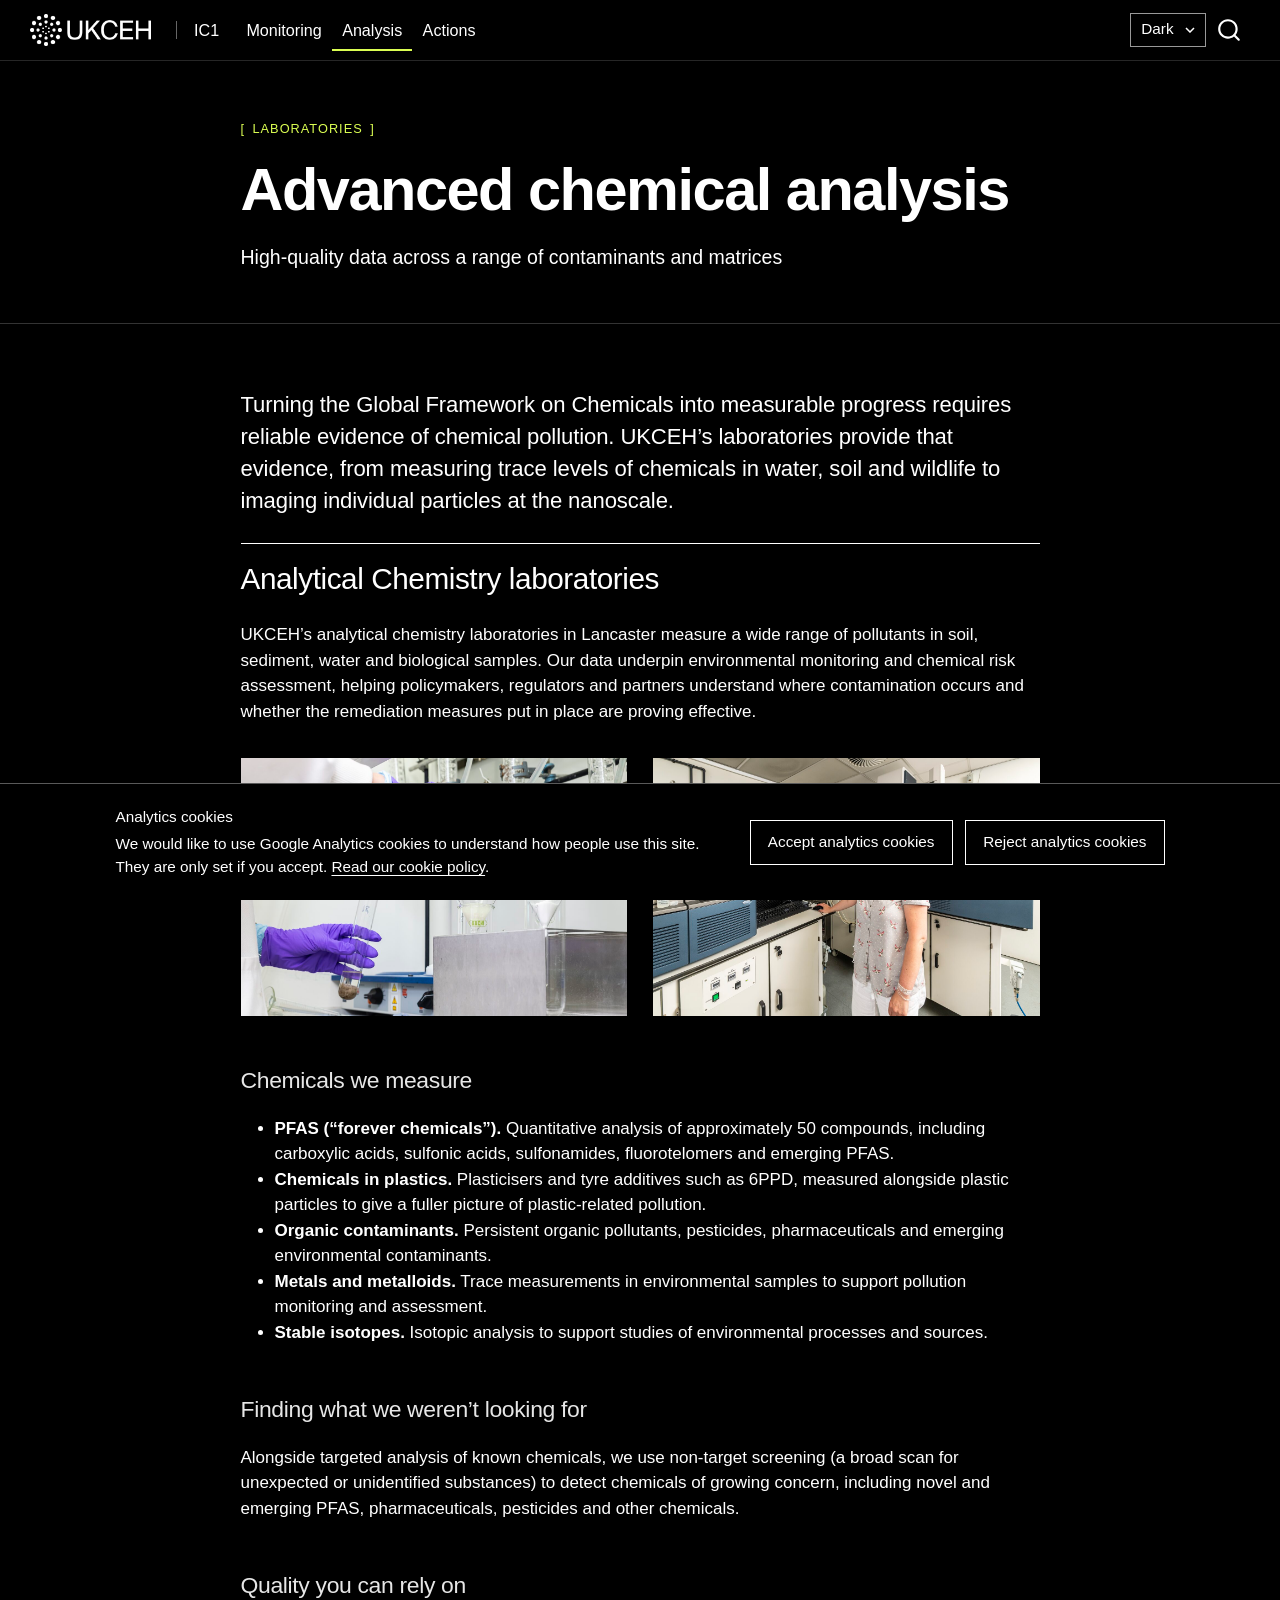
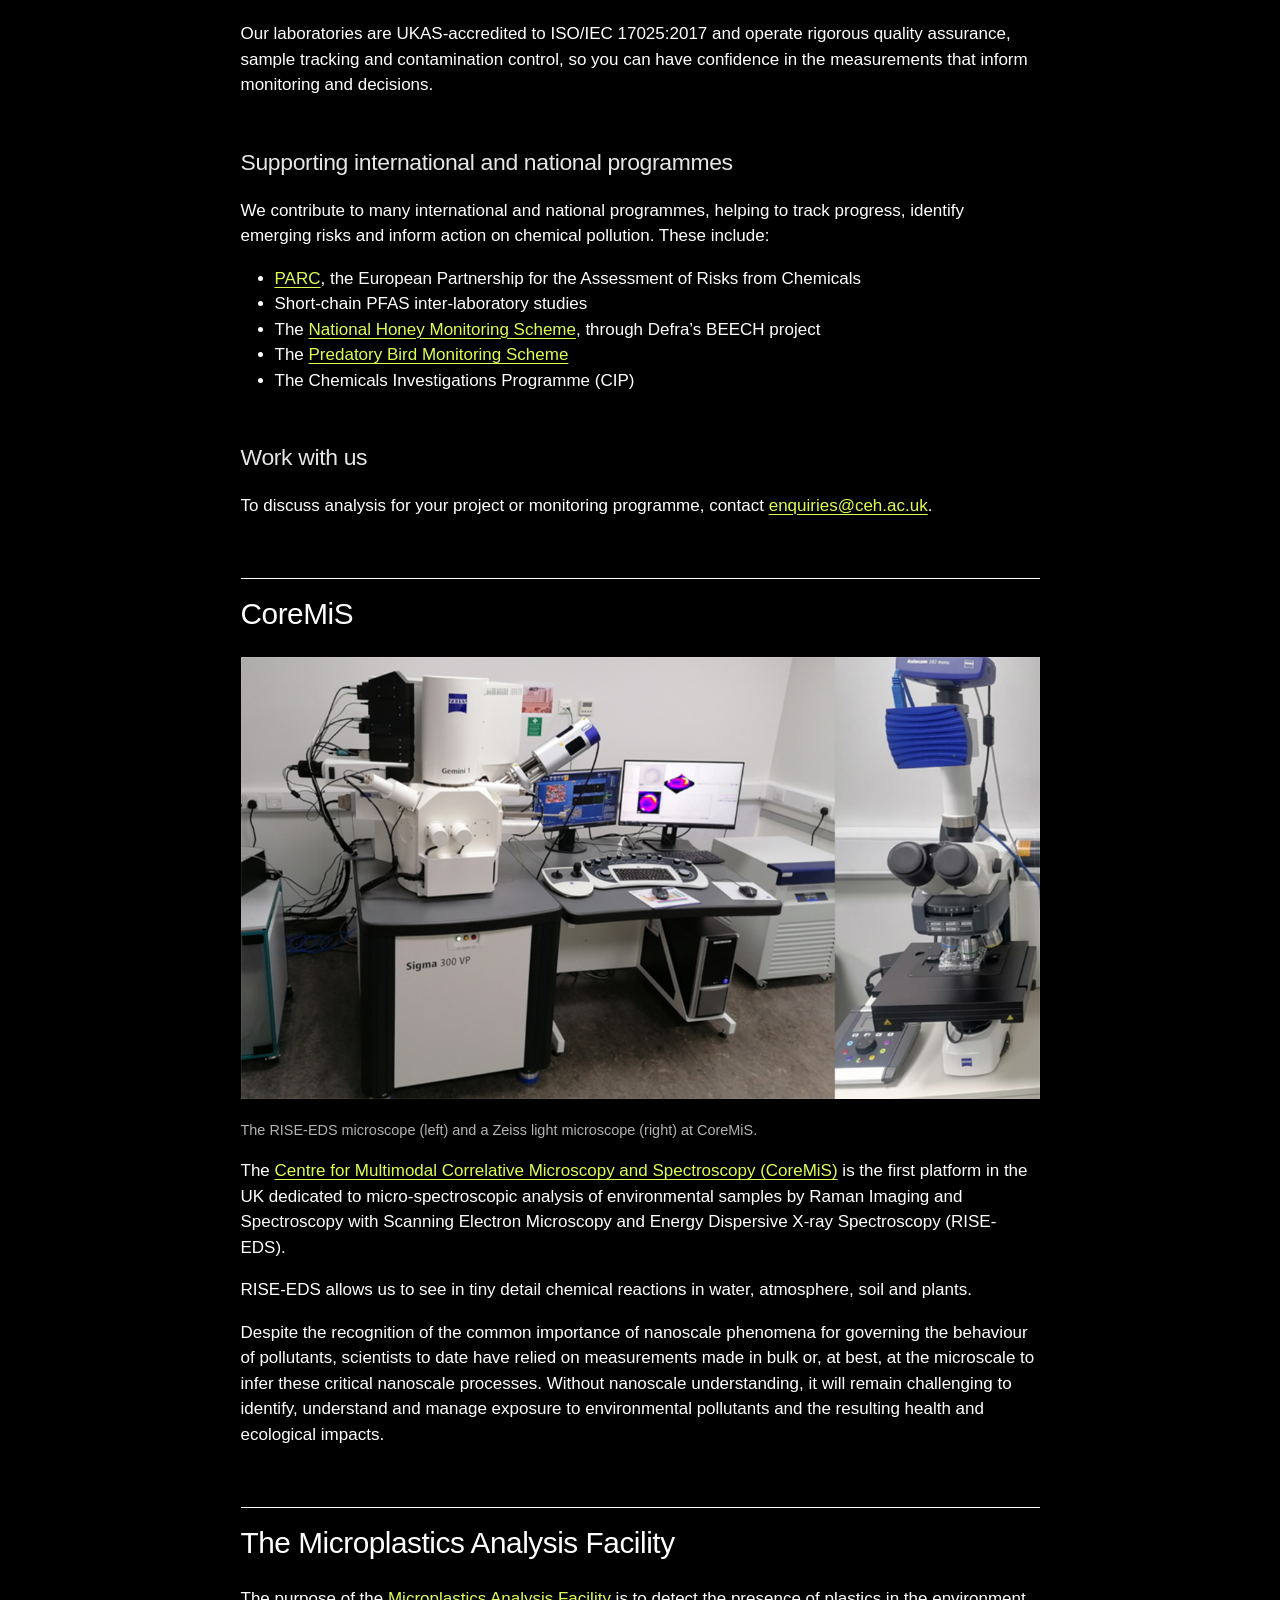
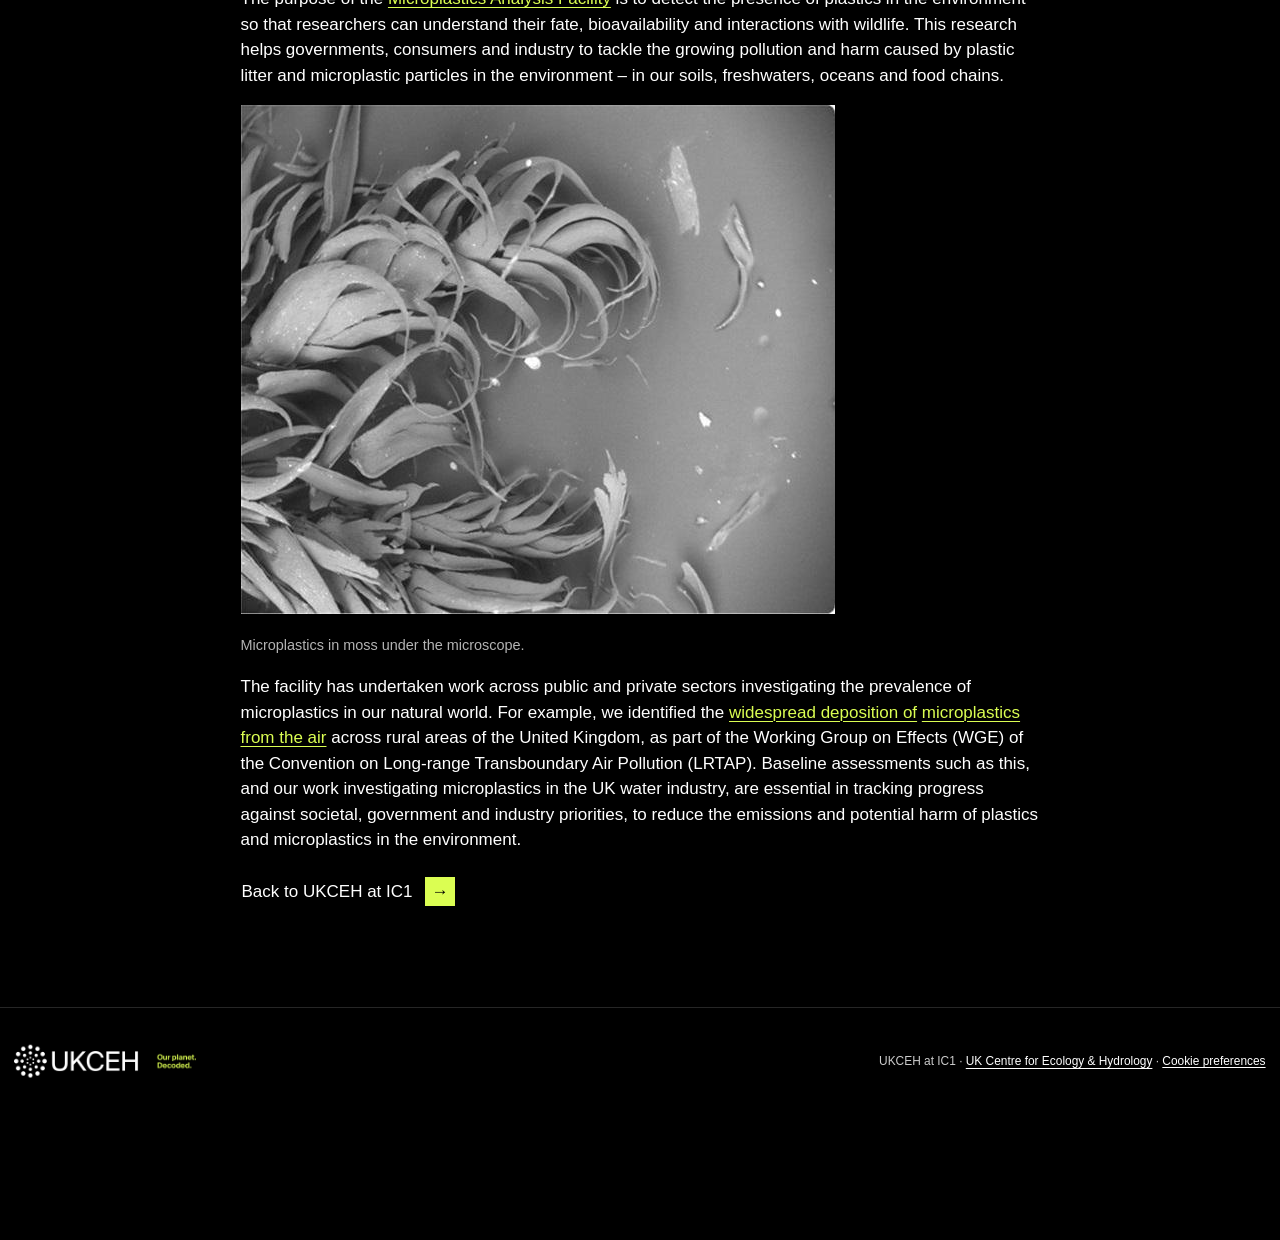
<file: analysis.html>
<!DOCTYPE html>
<html xmlns="http://www.w3.org/1999/xhtml" lang="en" xml:lang="en"><head>

<meta charset="utf-8">
<meta name="generator" content="quarto-1.9.38">

<meta name="viewport" content="width=device-width, initial-scale=1.0, user-scalable=yes">

<meta name="description" content="High-quality data across a range of contaminants and matrices">

<title>Advanced chemical analysis – UKCEH at IC1</title>
<style>
/* Default styles provided by pandoc.
** See https://pandoc.org/MANUAL.html#variables-for-html for config info.
*/
code{white-space: pre-wrap;}
span.smallcaps{font-variant: small-caps;}
div.columns{display: flex; gap: min(4vw, 1.5em);}
div.column{flex: auto; overflow-x: auto;}
div.hanging-indent{margin-left: 1.5em; text-indent: -1.5em;}
ul.task-list{list-style: none;}
ul.task-list li input[type="checkbox"] {
  width: 0.8em;
  margin: 0 0.8em 0.2em -1em; /* quarto-specific, see https://github.com/quarto-dev/quarto-cli/issues/4556 */ 
  vertical-align: middle;
}
</style>


<script src="site_libs/quarto-nav/quarto-nav.js"></script>
<script src="site_libs/quarto-nav/headroom.min.js"></script>
<script src="site_libs/clipboard/clipboard.min.js"></script>
<script src="site_libs/quarto-search/autocomplete.umd.js"></script>
<script src="site_libs/quarto-search/fuse.min.js"></script>
<script src="site_libs/quarto-search/quarto-search.js"></script>
<meta name="quarto:offset" content="./">
<link href="./assets/logos/ukceh-avatar.png" rel="icon" type="image/png">
<script src="site_libs/quarto-html/quarto.js" type="module"></script>
<script src="site_libs/quarto-html/tabsets/tabsets.js" type="module"></script>
<script src="site_libs/quarto-html/popper.min.js"></script>
<script src="site_libs/quarto-html/tippy.umd.min.js"></script>
<script src="site_libs/quarto-html/anchor.min.js"></script>
<link href="site_libs/quarto-html/tippy.css" rel="stylesheet">
<link href="site_libs/quarto-html/quarto-syntax-highlighting-15634bcf2e68342d4ad2dfa704d543f6.css" rel="stylesheet" class="quarto-color-scheme" id="quarto-text-highlighting-styles">
<link href="site_libs/quarto-html/quarto-syntax-highlighting-dark-0a6b7249c26820e032cb0bd839ff02b1.css" rel="stylesheet" class="quarto-color-scheme quarto-color-alternate" id="quarto-text-highlighting-styles">
<script src="site_libs/bootstrap/bootstrap.min.js"></script>
<link href="site_libs/bootstrap/bootstrap-icons.css" rel="stylesheet">
<link href="site_libs/bootstrap/bootstrap-bec90be71ec029901a28c917e6ab5899.min.css" rel="stylesheet" append-hash="true" class="quarto-color-scheme" id="quarto-bootstrap" data-mode="light">
<link href="site_libs/bootstrap/bootstrap-dark-125762db233b9c58a64cd6d7732cffea.min.css" rel="stylesheet" append-hash="true" class="quarto-color-scheme quarto-color-alternate" id="quarto-bootstrap" data-mode="dark">
<script id="quarto-search-options" type="application/json">{
  "location": "navbar",
  "copy-button": false,
  "collapse-after": 3,
  "panel-placement": "end",
  "type": "overlay",
  "limit": 50,
  "keyboard-shortcut": [
    "f",
    "/",
    "s"
  ],
  "show-item-context": false,
  "language": {
    "search-no-results-text": "No results",
    "search-matching-documents-text": "matching documents",
    "search-copy-link-title": "Copy link to search",
    "search-hide-matches-text": "Hide additional matches",
    "search-more-match-text": "more match in this document",
    "search-more-matches-text": "more matches in this document",
    "search-clear-button-title": "Clear",
    "search-text-placeholder": "",
    "search-detached-cancel-button-title": "Cancel",
    "search-submit-button-title": "Submit",
    "search-label": "Search"
  }
}</script>
<style>

      .quarto-title-block .quarto-title-banner h1,
      .quarto-title-block .quarto-title-banner h2,
      .quarto-title-block .quarto-title-banner h3,
      .quarto-title-block .quarto-title-banner h4,
      .quarto-title-block .quarto-title-banner h5,
      .quarto-title-block .quarto-title-banner h6
      {
        color: #FFFFFF;
      }

      .quarto-title-block .quarto-title-banner {
        color: #FFFFFF;
background: #000000;
      }
</style>
<script src="assets/js/theme.js"></script>
<script src="assets/js/consent.js" defer="" data-ga-id="G-H4VBBP5P0E" data-policy-url="https://www.ceh.ac.uk/about-us/policies/privacy-notice/privacy-notice-cookies-policy"></script>


<link rel="stylesheet" href="styles.css">
</head>

<body class="nav-fixed fullcontent quarto-dark"><script id="quarto-html-before-body" type="application/javascript">
    const toggleBodyColorMode = (bsSheetEl) => {
      const mode = bsSheetEl.getAttribute("data-mode");
      const bodyEl = window.document.querySelector("body");
      if (mode === "dark") {
        bodyEl.classList.add("quarto-dark");
        bodyEl.classList.remove("quarto-light");
      } else {
        bodyEl.classList.add("quarto-light");
        bodyEl.classList.remove("quarto-dark");
      }
    }
    const toggleBodyColorPrimary = () => {
      const bsSheetEl = window.document.querySelector("link#quarto-bootstrap:not([rel=disabled-stylesheet])");
      if (bsSheetEl) {
        toggleBodyColorMode(bsSheetEl);
      }
    }
    const setColorSchemeToggle = (alternate) => {
      const toggles = window.document.querySelectorAll('.quarto-color-scheme-toggle');
      for (let i=0; i < toggles.length; i++) {
        const toggle = toggles[i];
        if (toggle) {
          if (alternate) {
            toggle.classList.add("alternate");
          } else {
            toggle.classList.remove("alternate");
          }
        }
      }
    };
    const toggleColorMode = (alternate) => {
      // Switch the stylesheets
      const primaryStylesheets = window.document.querySelectorAll('link.quarto-color-scheme:not(.quarto-color-alternate)');
      const alternateStylesheets = window.document.querySelectorAll('link.quarto-color-scheme.quarto-color-alternate');
      manageTransitions('#quarto-margin-sidebar .nav-link', false);
      if (alternate) {
        // note: dark is layered on light, we don't disable primary!
        enableStylesheet(alternateStylesheets);
        for (const sheetNode of alternateStylesheets) {
          if (sheetNode.id === "quarto-bootstrap") {
            toggleBodyColorMode(sheetNode);
          }
        }
      } else {
        disableStylesheet(alternateStylesheets);
        enableStylesheet(primaryStylesheets)
        toggleBodyColorPrimary();
      }
      manageTransitions('#quarto-margin-sidebar .nav-link', true);
      // Switch the toggles
      setColorSchemeToggle(alternate)
      // Hack to workaround the fact that safari doesn't
      // properly recolor the scrollbar when toggling (#1455)
      if (navigator.userAgent.indexOf('Safari') > 0 && navigator.userAgent.indexOf('Chrome') == -1) {
        manageTransitions("body", false);
        window.scrollTo(0, 1);
        setTimeout(() => {
          window.scrollTo(0, 0);
          manageTransitions("body", true);
        }, 40);
      }
    }
    const disableStylesheet = (stylesheets) => {
      for (let i=0; i < stylesheets.length; i++) {
        const stylesheet = stylesheets[i];
        stylesheet.rel = 'disabled-stylesheet';
      }
    }
    const enableStylesheet = (stylesheets) => {
      for (let i=0; i < stylesheets.length; i++) {
        const stylesheet = stylesheets[i];
        if(stylesheet.rel !== 'stylesheet') { // for Chrome, which will still FOUC without this check
          stylesheet.rel = 'stylesheet';
        }
      }
    }
    const manageTransitions = (selector, allowTransitions) => {
      const els = window.document.querySelectorAll(selector);
      for (let i=0; i < els.length; i++) {
        const el = els[i];
        if (allowTransitions) {
          el.classList.remove('notransition');
        } else {
          el.classList.add('notransition');
        }
      }
    }
    const isFileUrl = () => {
      return window.location.protocol === 'file:';
    }
    const hasAlternateSentinel = () => {
      let styleSentinel = getColorSchemeSentinel();
      if (styleSentinel !== null) {
        return styleSentinel === "alternate";
      } else {
        return false;
      }
    }
    const setStyleSentinel = (alternate) => {
      const value = alternate ? "alternate" : "default";
      if (!isFileUrl()) {
        window.localStorage.setItem("quarto-color-scheme", value);
      } else {
        localAlternateSentinel = value;
      }
    }
    const getColorSchemeSentinel = () => {
      if (!isFileUrl()) {
        const storageValue = window.localStorage.getItem("quarto-color-scheme");
        return storageValue != null ? storageValue : localAlternateSentinel;
      } else {
        return localAlternateSentinel;
      }
    }
    const toggleGiscusIfUsed = (isAlternate, darkModeDefault) => {
      const baseTheme = document.querySelector('#giscus-base-theme')?.value ?? 'light';
      const alternateTheme = document.querySelector('#giscus-alt-theme')?.value ?? 'dark';
      let newTheme = '';
      if(authorPrefersDark) {
        newTheme = isAlternate ? baseTheme : alternateTheme;
      } else {
        newTheme = isAlternate ? alternateTheme : baseTheme;
      }
      const changeGiscusTheme = () => {
        // From: https://github.com/giscus/giscus/issues/336
        const sendMessage = (message) => {
          const iframe = document.querySelector('iframe.giscus-frame');
          if (!iframe) return;
          iframe.contentWindow.postMessage({ giscus: message }, 'https://giscus.app');
        }
        sendMessage({
          setConfig: {
            theme: newTheme
          }
        });
      }
      const isGiscussLoaded = window.document.querySelector('iframe.giscus-frame') !== null;
      if (isGiscussLoaded) {
        changeGiscusTheme();
      }
    };
    const authorPrefersDark = true;
    const darkModeDefault = authorPrefersDark;
    let localAlternateSentinel = darkModeDefault ? 'alternate' : 'default';
    // Dark / light mode switch
    window.quartoToggleColorScheme = () => {
      // Read the current dark / light value
      let toAlternate = !hasAlternateSentinel();
      toggleColorMode(toAlternate);
      setStyleSentinel(toAlternate);
      toggleGiscusIfUsed(toAlternate, darkModeDefault);
      window.dispatchEvent(new Event('resize'));
    };
    // Switch to dark mode if need be
    if (hasAlternateSentinel()) {
      toggleColorMode(true);
    } else {
      toggleColorMode(false);
    }
  </script>

<div id="quarto-search-results"></div>
  <header id="quarto-header" class="headroom fixed-top quarto-banner">
    <nav class="navbar navbar-expand-lg " data-bs-theme="dark">
      <div class="navbar-container container-fluid">
      <div class="navbar-brand-container mx-auto">
    <a href="./index.html" class="navbar-brand navbar-brand-logo">
    <img src="./assets/logos/ukceh-logo-white.png" alt="UK Centre for Ecology &amp; Hydrology" class="navbar-logo light-content">
    <img src="./assets/logos/ukceh-logo-white.png" alt="UK Centre for Ecology &amp; Hydrology" class="navbar-logo dark-content">
    </a>
    <a class="navbar-brand" href="./index.html">
    <span class="navbar-title">IC1</span>
    </a>
  </div>
            <div id="quarto-search" class="" title="Search"></div>
          <button class="navbar-toggler" type="button" data-bs-toggle="collapse" data-bs-target="#navbarCollapse" aria-controls="navbarCollapse" role="menu" aria-expanded="false" aria-label="Toggle navigation" onclick="if (window.quartoToggleHeadroom) { window.quartoToggleHeadroom(); }">
  <span class="navbar-toggler-icon"></span>
</button>
          <div class="collapse navbar-collapse" id="navbarCollapse">
            <ul class="navbar-nav navbar-nav-scroll me-auto">
  <li class="nav-item">
    <a class="nav-link" href="./monitoring.html"> 
<span class="menu-text">Monitoring</span></a>
  </li>  
  <li class="nav-item">
    <a class="nav-link active" href="./analysis.html" aria-current="page"> 
<span class="menu-text">Analysis</span></a>
  </li>  
  <li class="nav-item">
    <a class="nav-link" href="./actions.html"> 
<span class="menu-text">Actions</span></a>
  </li>  
</ul>
          </div> <!-- /navcollapse -->
            <div class="quarto-navbar-tools">
  <a href="" class="quarto-color-scheme-toggle quarto-navigation-tool  px-1" onclick="window.quartoToggleColorScheme(); return false;" title="Toggle dark mode"><i class="bi"></i></a>
</div>
      </div> <!-- /container-fluid -->
    </nav>
</header>
<!-- content -->
<header id="title-block-header" class="quarto-title-block default page-columns page-full">
  <div class="quarto-title-banner page-columns page-full">
    <div class="quarto-title column-body">
      <h1 class="title">Advanced chemical analysis</h1>
            <p class="subtitle lead">Laboratories</p>
                  <div>
        <div class="description">
          High-quality data across a range of contaminants and matrices
        </div>
      </div>
                </div>
  </div>
    
  
  <div class="quarto-title-meta">

      
    
      
    </div>
    
  
  </header><div id="quarto-content" class="quarto-container page-columns page-rows-contents page-layout-article page-navbar">
<!-- sidebar -->
<!-- margin-sidebar -->
    
<!-- main -->
<main class="content quarto-banner-title-block" id="quarto-document-content">






<div class="lead">
<p>Turning the Global Framework on Chemicals into measurable progress requires reliable evidence of chemical pollution. UKCEH’s laboratories provide that evidence, from measuring trace levels of chemicals in water, soil and wildlife to imaging individual particles at the nanoscale.</p>
</div>
<section id="analytical-chemistry-laboratories" class="level2">
<h2 class="anchored" data-anchor-id="analytical-chemistry-laboratories">Analytical Chemistry laboratories</h2>
<p>UKCEH’s analytical chemistry laboratories in Lancaster measure a wide range of pollutants in soil, sediment, water and biological samples. Our data underpin environmental monitoring and chemical risk assessment, helping policymakers, regulators and partners understand where contamination occurs and whether the remediation measures put in place are proving effective.</p>
<div class="photo-pair">
<p><img src="assets/images/lab-sample-preparation.jpg" class="photo img-fluid" alt="Gloved hands pour a liquid sample through a glass funnel, holding a test tube containing a soil sample, with glass condensers hanging above the bench."></p>
<p><img src="assets/images/lab-mass-spectrometry.jpg" class="photo img-fluid" alt="A smiling scientist stands in a laboratory between banks of chromatography and mass spectrometry instruments, with a computer and keyboard on the bench beside her."></p>
</div>
<section id="chemicals-we-measure" class="level3">
<h3 class="anchored" data-anchor-id="chemicals-we-measure">Chemicals we measure</h3>
<ul>
<li><strong>PFAS (“forever chemicals”).</strong> Quantitative analysis of approximately 50 compounds, including carboxylic acids, sulfonic acids, sulfonamides, fluorotelomers and emerging PFAS.</li>
<li><strong>Chemicals in plastics.</strong> Plasticisers and tyre additives such as 6PPD, measured alongside plastic particles to give a fuller picture of plastic-related pollution.</li>
<li><strong>Organic contaminants.</strong> Persistent organic pollutants, pesticides, pharmaceuticals and emerging environmental contaminants.</li>
<li><strong>Metals and metalloids.</strong> Trace measurements in environmental samples to support pollution monitoring and assessment.</li>
<li><strong>Stable isotopes.</strong> Isotopic analysis to support studies of environmental processes and sources.</li>
</ul>
</section>
<section id="finding-what-we-werent-looking-for" class="level3">
<h3 class="anchored" data-anchor-id="finding-what-we-werent-looking-for">Finding what we weren’t looking for</h3>
<p>Alongside targeted analysis of known chemicals, we use non-target screening (a broad scan for unexpected or unidentified substances) to detect chemicals of growing concern, including novel and emerging PFAS, pharmaceuticals, pesticides and other chemicals.</p>
</section>
<section id="quality-you-can-rely-on" class="level3">
<h3 class="anchored" data-anchor-id="quality-you-can-rely-on">Quality you can rely on</h3>
<p>Our laboratories are UKAS-accredited to ISO/IEC 17025:2017 and operate rigorous quality assurance, sample tracking and contamination control, so you can have confidence in the measurements that inform monitoring and decisions.</p>
</section>
<section id="supporting-international-and-national-programmes" class="level3">
<h3 class="anchored" data-anchor-id="supporting-international-and-national-programmes">Supporting international and national programmes</h3>
<p>We contribute to many international and national programmes, helping to track progress, identify emerging risks and inform action on chemical pollution. These include:</p>
<ul>
<li><a href="https://www.eu-parc.eu/">PARC</a>, the European Partnership for the Assessment of Risks from Chemicals</li>
<li>Short-chain PFAS inter-laboratory studies</li>
<li>The <a href="./monitoring.html#national-honey-monitoring-scheme">National Honey Monitoring Scheme</a>, through Defra’s BEECH project</li>
<li>The <a href="./monitoring.html#predatory-bird-monitoring-scheme">Predatory Bird Monitoring Scheme</a></li>
<li>The Chemicals Investigations Programme (CIP)</li>
</ul>
</section>
<section id="work-with-us" class="level3">
<h3 class="anchored" data-anchor-id="work-with-us">Work with us</h3>
<p>To discuss analysis for your project or monitoring programme, contact <a href="mailto:enquiries@ceh.ac.uk">enquiries@ceh.ac.uk</a>.</p>
</section>
</section>
<section id="coremis" class="level2">
<h2 class="anchored" data-anchor-id="coremis">CoreMiS</h2>
<div class="quarto-figure quarto-figure-center">
<figure class="figure">
<p><img src="assets/images/coremis-equipment.jpg" class="photo img-fluid figure-img" alt="A Zeiss scanning electron microscope with attached Raman spectroscopy modules and two computer screens showing spectral images, next to a Zeiss light microscope with a camera mounted on top."></p>
<figcaption>The RISE-EDS microscope (left) and a Zeiss light microscope (right) at CoreMiS.</figcaption>
</figure>
</div>
<p>The <a href="https://www.ceh.ac.uk/solutions/laboratory-services/uk-centre-multimodal-correlative-microscopy-and-spectroscopy-advanced-environmental-science">Centre for Multimodal Correlative Microscopy and Spectroscopy (CoreMiS)</a> is the first platform in the UK dedicated to micro-spectroscopic analysis of environmental samples by Raman Imaging and Spectroscopy with Scanning Electron Microscopy and Energy Dispersive X-ray Spectroscopy (RISE-EDS).</p>
<p>RISE-EDS allows us to see in tiny detail chemical reactions in water, atmosphere, soil and plants.</p>
<p>Despite the recognition of the common importance of nanoscale phenomena for governing the behaviour of pollutants, scientists to date have relied on measurements made in bulk or, at best, at the microscale to infer these critical nanoscale processes. Without nanoscale understanding, it will remain challenging to identify, understand and manage exposure to environmental pollutants and the resulting health and ecological impacts.</p>
</section>
<section id="the-microplastics-analysis-facility" class="level2">
<h2 class="anchored" data-anchor-id="the-microplastics-analysis-facility">The Microplastics Analysis Facility</h2>
<p>The purpose of the <a href="https://www.ceh.ac.uk/solutions/laboratory-services/microplastics-analysis">Microplastics Analysis Facility</a> is to detect the presence of plastics in the environment so that researchers can understand their fate, bioavailability and interactions with wildlife. This research helps governments, consumers and industry to tackle the growing pollution and harm caused by plastic litter and microplastic particles in the environment – in our soils, freshwaters, oceans and food chains.</p>
<div class="quarto-figure quarto-figure-left">
<figure class="figure">
<p><img src="assets/images/microplastics-moss.jpg" class="photo img-fluid figure-img" alt="A greyscale electron microscope image of curled moss leaves, with small particles scattered on the surface beside them."></p>
<figcaption>Microplastics in moss under the microscope.</figcaption>
</figure>
</div>
<p>The facility has undertaken work across public and private sectors investigating the prevalence of microplastics in our natural world. For example, we identified the <a href="https://www.ceh.ac.uk/news-and-media/blogs/microplastics-taken-breeze-found-mosses-across-uk">widespread deposition of</a> <a href="https://doi.org/10.1186/s43591-026-00191-8">microplastics from the air</a> across rural areas of the United Kingdom, as part of the Working Group on Effects (WGE) of the Convention on Long-range Transboundary Air Pollution (LRTAP). Baseline assessments such as this, and our work investigating microplastics in the UK water industry, are essential in tracking progress against societal, government and industry priorities, to reduce the emissions and potential harm of plastics and microplastics in the environment.</p>
<p><a href="./index.html" class="cta">Back to UKCEH at IC1</a></p>


</section>

</main> <!-- /main -->
<script id="quarto-html-after-body" type="application/javascript">
  window.document.addEventListener("DOMContentLoaded", function (event) {
    // Ensure there is a toggle, if there isn't float one in the top right
    if (window.document.querySelector('.quarto-color-scheme-toggle') === null) {
      const a = window.document.createElement('a');
      a.classList.add('top-right');
      a.classList.add('quarto-color-scheme-toggle');
      a.href = "";
      a.onclick = function() { try { window.quartoToggleColorScheme(); } catch {} return false; };
      const i = window.document.createElement("i");
      i.classList.add('bi');
      a.appendChild(i);
      window.document.body.appendChild(a);
    }
    setColorSchemeToggle(hasAlternateSentinel())
    const icon = "";
    const anchorJS = new window.AnchorJS();
    anchorJS.options = {
      placement: 'right',
      icon: icon
    };
    anchorJS.add('.anchored');
    const isCodeAnnotation = (el) => {
      for (const clz of el.classList) {
        if (clz.startsWith('code-annotation-')) {                     
          return true;
        }
      }
      return false;
    }
    const onCopySuccess = function(e) {
      // button target
      const button = e.trigger;
      // don't keep focus
      button.blur();
      // flash "checked"
      button.classList.add('code-copy-button-checked');
      var currentTitle = button.getAttribute("title");
      button.setAttribute("title", "Copied!");
      let tooltip;
      if (window.bootstrap) {
        button.setAttribute("data-bs-toggle", "tooltip");
        button.setAttribute("data-bs-placement", "left");
        button.setAttribute("data-bs-title", "Copied!");
        tooltip = new bootstrap.Tooltip(button, 
          { trigger: "manual", 
            customClass: "code-copy-button-tooltip",
            offset: [0, -8]});
        tooltip.show();    
      }
      setTimeout(function() {
        if (tooltip) {
          tooltip.hide();
          button.removeAttribute("data-bs-title");
          button.removeAttribute("data-bs-toggle");
          button.removeAttribute("data-bs-placement");
        }
        button.setAttribute("title", currentTitle);
        button.classList.remove('code-copy-button-checked');
      }, 1000);
      // clear code selection
      e.clearSelection();
    }
    const getTextToCopy = function(trigger) {
      const outerScaffold = trigger.parentElement.cloneNode(true);
      const codeEl = outerScaffold.querySelector('code');
      for (const childEl of codeEl.children) {
        if (isCodeAnnotation(childEl)) {
          childEl.remove();
        }
      }
      return codeEl.innerText;
    }
    const clipboard = new window.ClipboardJS('.code-copy-button:not([data-in-quarto-modal])', {
      text: getTextToCopy
    });
    clipboard.on('success', onCopySuccess);
    if (window.document.getElementById('quarto-embedded-source-code-modal')) {
      const clipboardModal = new window.ClipboardJS('.code-copy-button[data-in-quarto-modal]', {
        text: getTextToCopy,
        container: window.document.getElementById('quarto-embedded-source-code-modal')
      });
      clipboardModal.on('success', onCopySuccess);
    }
      var localhostRegex = new RegExp(/^(?:http|https):\/\/localhost\:?[0-9]*\//);
      var mailtoRegex = new RegExp(/^mailto:/);
        var filterRegex = new RegExp("https:\/\/ic1\.ceh\.ac\.uk");
      var isInternal = (href) => {
          return filterRegex.test(href) || localhostRegex.test(href) || mailtoRegex.test(href);
      }
      // Inspect non-navigation links and adorn them if external
     var links = window.document.querySelectorAll('a[href]:not(.nav-link):not(.navbar-brand):not(.toc-action):not(.sidebar-link):not(.sidebar-item-toggle):not(.pagination-link):not(.no-external):not([aria-hidden]):not(.dropdown-item):not(.quarto-navigation-tool):not(.about-link)');
      for (var i=0; i<links.length; i++) {
        const link = links[i];
        if (!isInternal(link.href)) {
          // undo the damage that might have been done by quarto-nav.js in the case of
          // links that we want to consider external
          if (link.dataset.originalHref !== undefined) {
            link.href = link.dataset.originalHref;
          }
            // target, if specified
            link.setAttribute("target", "_blank");
            if (link.getAttribute("rel") === null) {
              link.setAttribute("rel", "noopener");
            }
        }
      }
    function tippyHover(el, contentFn, onTriggerFn, onUntriggerFn) {
      const config = {
        allowHTML: true,
        maxWidth: 500,
        delay: 100,
        arrow: false,
        appendTo: function(el) {
            return el.parentElement;
        },
        interactive: true,
        interactiveBorder: 10,
        theme: 'quarto',
        placement: 'bottom-start',
      };
      if (contentFn) {
        config.content = contentFn;
      }
      if (onTriggerFn) {
        config.onTrigger = onTriggerFn;
      }
      if (onUntriggerFn) {
        config.onUntrigger = onUntriggerFn;
      }
      window.tippy(el, config); 
    }
    const noterefs = window.document.querySelectorAll('a[role="doc-noteref"]');
    for (var i=0; i<noterefs.length; i++) {
      const ref = noterefs[i];
      tippyHover(ref, function() {
        // use id or data attribute instead here
        let href = ref.getAttribute('data-footnote-href') || ref.getAttribute('href');
        try { href = new URL(href).hash; } catch {}
        const id = href.replace(/^#\/?/, "");
        const note = window.document.getElementById(id);
        if (note) {
          return note.innerHTML;
        } else {
          return "";
        }
      });
    }
    const xrefs = window.document.querySelectorAll('a.quarto-xref');
    const processXRef = (id, note) => {
      // Strip column container classes
      const stripColumnClz = (el) => {
        el.classList.remove("page-full", "page-columns");
        if (el.children) {
          for (const child of el.children) {
            stripColumnClz(child);
          }
        }
      }
      stripColumnClz(note)
      if (id === null || id.startsWith('sec-')) {
        // Special case sections, only their first couple elements
        const container = document.createElement("div");
        if (note.children && note.children.length > 2) {
          container.appendChild(note.children[0].cloneNode(true));
          for (let i = 1; i < note.children.length; i++) {
            const child = note.children[i];
            if (child.tagName === "P" && child.innerText === "") {
              continue;
            } else {
              container.appendChild(child.cloneNode(true));
              break;
            }
          }
          if (window.Quarto?.typesetMath) {
            window.Quarto.typesetMath(container);
          }
          return container.innerHTML
        } else {
          if (window.Quarto?.typesetMath) {
            window.Quarto.typesetMath(note);
          }
          return note.innerHTML;
        }
      } else {
        // Remove any anchor links if they are present
        const anchorLink = note.querySelector('a.anchorjs-link');
        if (anchorLink) {
          anchorLink.remove();
        }
        if (window.Quarto?.typesetMath) {
          window.Quarto.typesetMath(note);
        }
        if (note.classList.contains("callout")) {
          return note.outerHTML;
        } else {
          return note.innerHTML;
        }
      }
    }
    for (var i=0; i<xrefs.length; i++) {
      const xref = xrefs[i];
      tippyHover(xref, undefined, function(instance) {
        instance.disable();
        let url = xref.getAttribute('href');
        let hash = undefined; 
        if (url.startsWith('#')) {
          hash = url;
        } else {
          try { hash = new URL(url).hash; } catch {}
        }
        if (hash) {
          const id = hash.replace(/^#\/?/, "");
          const note = window.document.getElementById(id);
          if (note !== null) {
            try {
              const html = processXRef(id, note.cloneNode(true));
              instance.setContent(html);
            } finally {
              instance.enable();
              instance.show();
            }
          } else {
            // See if we can fetch this
            fetch(url.split('#')[0])
            .then(res => res.text())
            .then(html => {
              const parser = new DOMParser();
              const htmlDoc = parser.parseFromString(html, "text/html");
              const note = htmlDoc.getElementById(id);
              if (note !== null) {
                const html = processXRef(id, note);
                instance.setContent(html);
              } 
            }).finally(() => {
              instance.enable();
              instance.show();
            });
          }
        } else {
          // See if we can fetch a full url (with no hash to target)
          // This is a special case and we should probably do some content thinning / targeting
          fetch(url)
          .then(res => res.text())
          .then(html => {
            const parser = new DOMParser();
            const htmlDoc = parser.parseFromString(html, "text/html");
            const note = htmlDoc.querySelector('main.content');
            if (note !== null) {
              // This should only happen for chapter cross references
              // (since there is no id in the URL)
              // remove the first header
              if (note.children.length > 0 && note.children[0].tagName === "HEADER") {
                note.children[0].remove();
              }
              const html = processXRef(null, note);
              instance.setContent(html);
            } 
          }).finally(() => {
            instance.enable();
            instance.show();
          });
        }
      }, function(instance) {
      });
    }
        let selectedAnnoteEl;
        const selectorForAnnotation = ( cell, annotation) => {
          let cellAttr = 'data-code-cell="' + cell + '"';
          let lineAttr = 'data-code-annotation="' +  annotation + '"';
          const selector = 'span[' + cellAttr + '][' + lineAttr + ']';
          return selector;
        }
        const selectCodeLines = (annoteEl) => {
          const doc = window.document;
          const targetCell = annoteEl.getAttribute("data-target-cell");
          const targetAnnotation = annoteEl.getAttribute("data-target-annotation");
          const annoteSpan = window.document.querySelector(selectorForAnnotation(targetCell, targetAnnotation));
          const lines = annoteSpan.getAttribute("data-code-lines").split(",");
          const lineIds = lines.map((line) => {
            return targetCell + "-" + line;
          })
          let top = null;
          let height = null;
          let parent = null;
          if (lineIds.length > 0) {
              //compute the position of the single el (top and bottom and make a div)
              const el = window.document.getElementById(lineIds[0]);
              top = el.offsetTop;
              height = el.offsetHeight;
              parent = el.parentElement.parentElement;
            if (lineIds.length > 1) {
              const lastEl = window.document.getElementById(lineIds[lineIds.length - 1]);
              const bottom = lastEl.offsetTop + lastEl.offsetHeight;
              height = bottom - top;
            }
            if (top !== null && height !== null && parent !== null) {
              // cook up a div (if necessary) and position it 
              let div = window.document.getElementById("code-annotation-line-highlight");
              if (div === null) {
                div = window.document.createElement("div");
                div.setAttribute("id", "code-annotation-line-highlight");
                div.style.position = 'absolute';
                parent.appendChild(div);
              }
              div.style.top = top - 2 + "px";
              div.style.height = height + 4 + "px";
              div.style.left = 0;
              let gutterDiv = window.document.getElementById("code-annotation-line-highlight-gutter");
              if (gutterDiv === null) {
                gutterDiv = window.document.createElement("div");
                gutterDiv.setAttribute("id", "code-annotation-line-highlight-gutter");
                gutterDiv.style.position = 'absolute';
                const codeCell = window.document.getElementById(targetCell);
                const gutter = codeCell.querySelector('.code-annotation-gutter');
                gutter.appendChild(gutterDiv);
              }
              gutterDiv.style.top = top - 2 + "px";
              gutterDiv.style.height = height + 4 + "px";
            }
            selectedAnnoteEl = annoteEl;
          }
        };
        const unselectCodeLines = () => {
          const elementsIds = ["code-annotation-line-highlight", "code-annotation-line-highlight-gutter"];
          elementsIds.forEach((elId) => {
            const div = window.document.getElementById(elId);
            if (div) {
              div.remove();
            }
          });
          selectedAnnoteEl = undefined;
        };
          // Handle positioning of the toggle
      window.addEventListener(
        "resize",
        throttle(() => {
          elRect = undefined;
          if (selectedAnnoteEl) {
            selectCodeLines(selectedAnnoteEl);
          }
        }, 10)
      );
      function throttle(fn, ms) {
      let throttle = false;
      let timer;
        return (...args) => {
          if(!throttle) { // first call gets through
              fn.apply(this, args);
              throttle = true;
          } else { // all the others get throttled
              if(timer) clearTimeout(timer); // cancel #2
              timer = setTimeout(() => {
                fn.apply(this, args);
                timer = throttle = false;
              }, ms);
          }
        };
      }
        // Attach click handler to the DT
        const annoteDls = window.document.querySelectorAll('dt[data-target-cell]');
        for (const annoteDlNode of annoteDls) {
          annoteDlNode.addEventListener('click', (event) => {
            const clickedEl = event.target;
            if (clickedEl !== selectedAnnoteEl) {
              unselectCodeLines();
              const activeEl = window.document.querySelector('dt[data-target-cell].code-annotation-active');
              if (activeEl) {
                activeEl.classList.remove('code-annotation-active');
              }
              selectCodeLines(clickedEl);
              clickedEl.classList.add('code-annotation-active');
            } else {
              // Unselect the line
              unselectCodeLines();
              clickedEl.classList.remove('code-annotation-active');
            }
          });
        }
    const findCites = (el) => {
      const parentEl = el.parentElement;
      if (parentEl) {
        const cites = parentEl.dataset.cites;
        if (cites) {
          return {
            el,
            cites: cites.split(' ')
          };
        } else {
          return findCites(el.parentElement)
        }
      } else {
        return undefined;
      }
    };
    var bibliorefs = window.document.querySelectorAll('a[role="doc-biblioref"]');
    for (var i=0; i<bibliorefs.length; i++) {
      const ref = bibliorefs[i];
      const citeInfo = findCites(ref);
      if (citeInfo) {
        tippyHover(citeInfo.el, function() {
          var popup = window.document.createElement('div');
          citeInfo.cites.forEach(function(cite) {
            var citeDiv = window.document.createElement('div');
            citeDiv.classList.add('hanging-indent');
            citeDiv.classList.add('csl-entry');
            var biblioDiv = window.document.getElementById('ref-' + cite);
            if (biblioDiv) {
              citeDiv.innerHTML = biblioDiv.innerHTML;
            }
            popup.appendChild(citeDiv);
          });
          return popup.innerHTML;
        });
      }
    }
  });
  </script>
</div> <!-- /content -->
<footer class="footer">
  <div class="nav-footer">
    <div class="nav-footer-left">
<p><a href="https://www.ceh.ac.uk/"><img src="./assets/logos/ukceh-logo-tagline-white.png" class="footer-logo" alt="UK Centre for Ecology &amp; Hydrology. Our planet. Decoded."></a></p>
</div>   
    <div class="nav-footer-center">
      &nbsp;
    </div>
    <div class="nav-footer-right">
<p>UKCEH at IC1 · <a href="https://www.ceh.ac.uk/">UK Centre for Ecology &amp; Hydrology</a> · <button type="button" class="cookie-preferences">Cookie preferences</button></p>
</div>
  </div>
</footer>




</body></html>
</file>
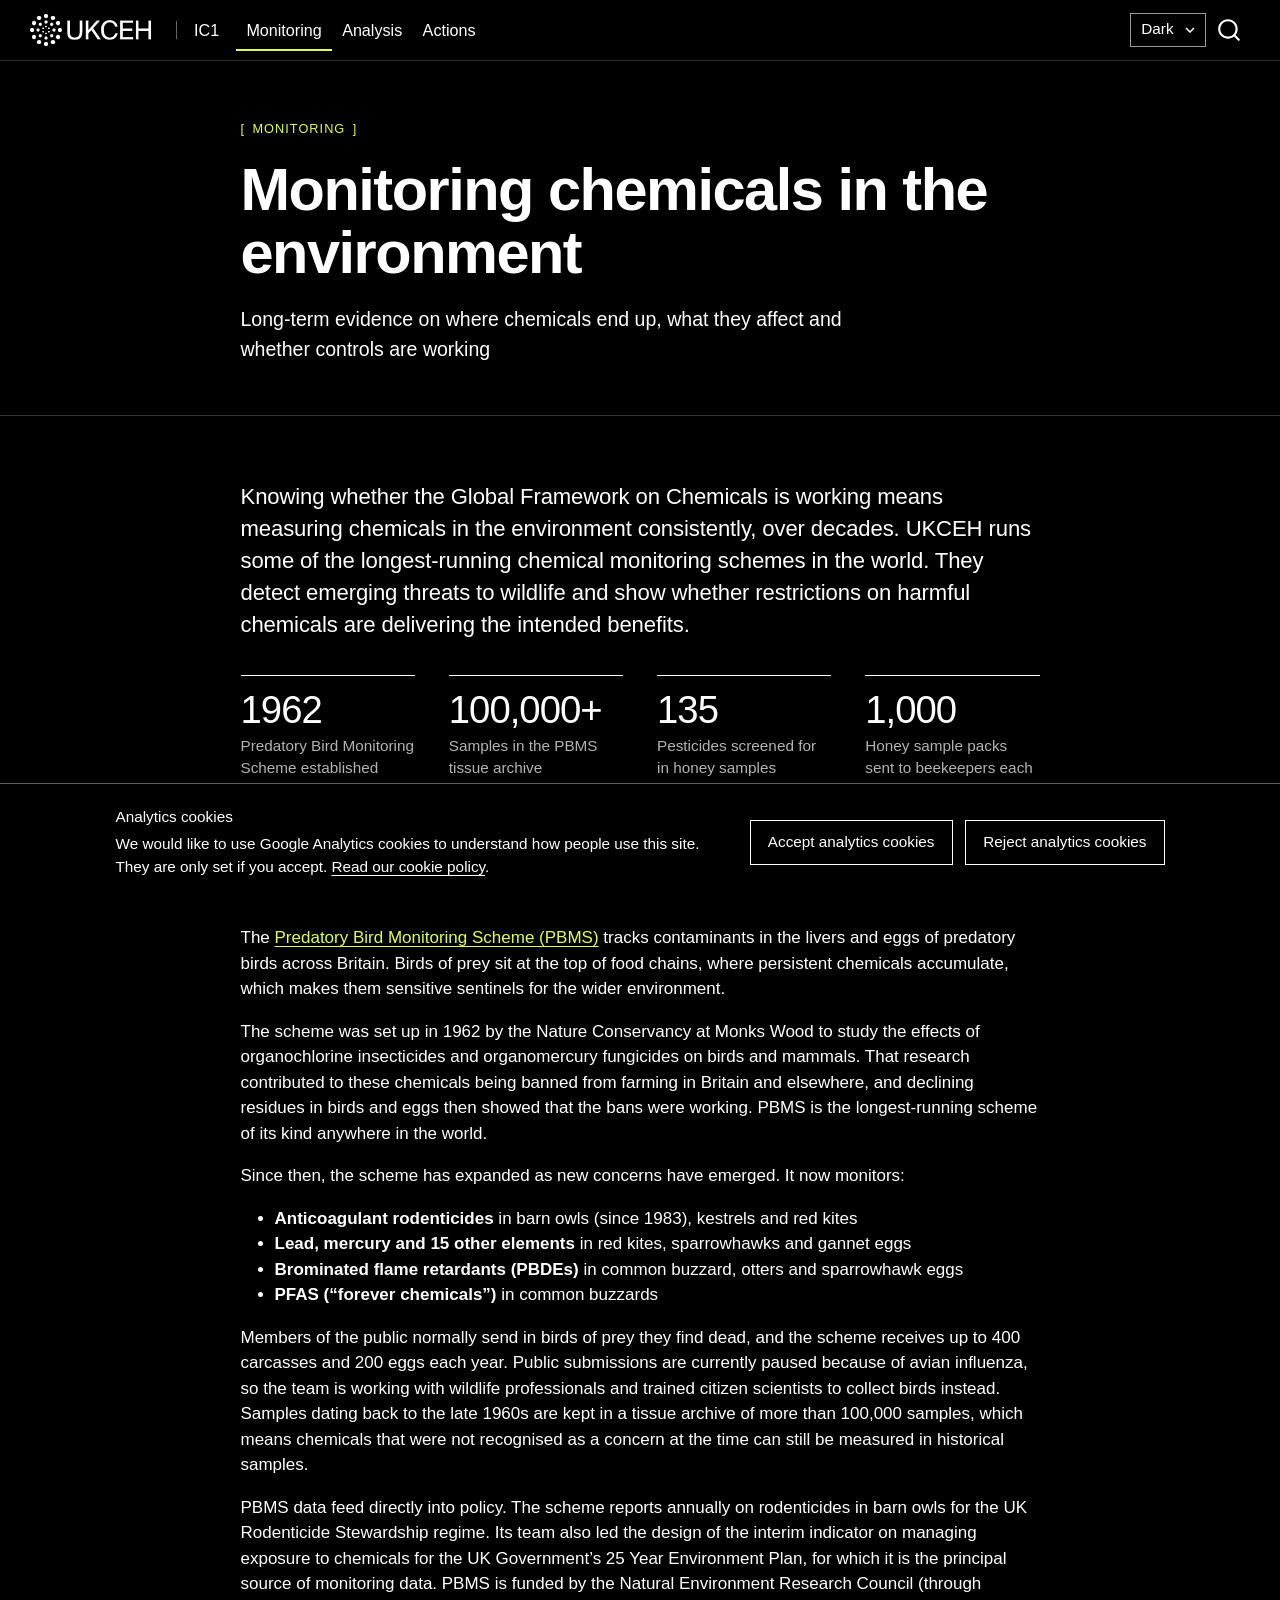
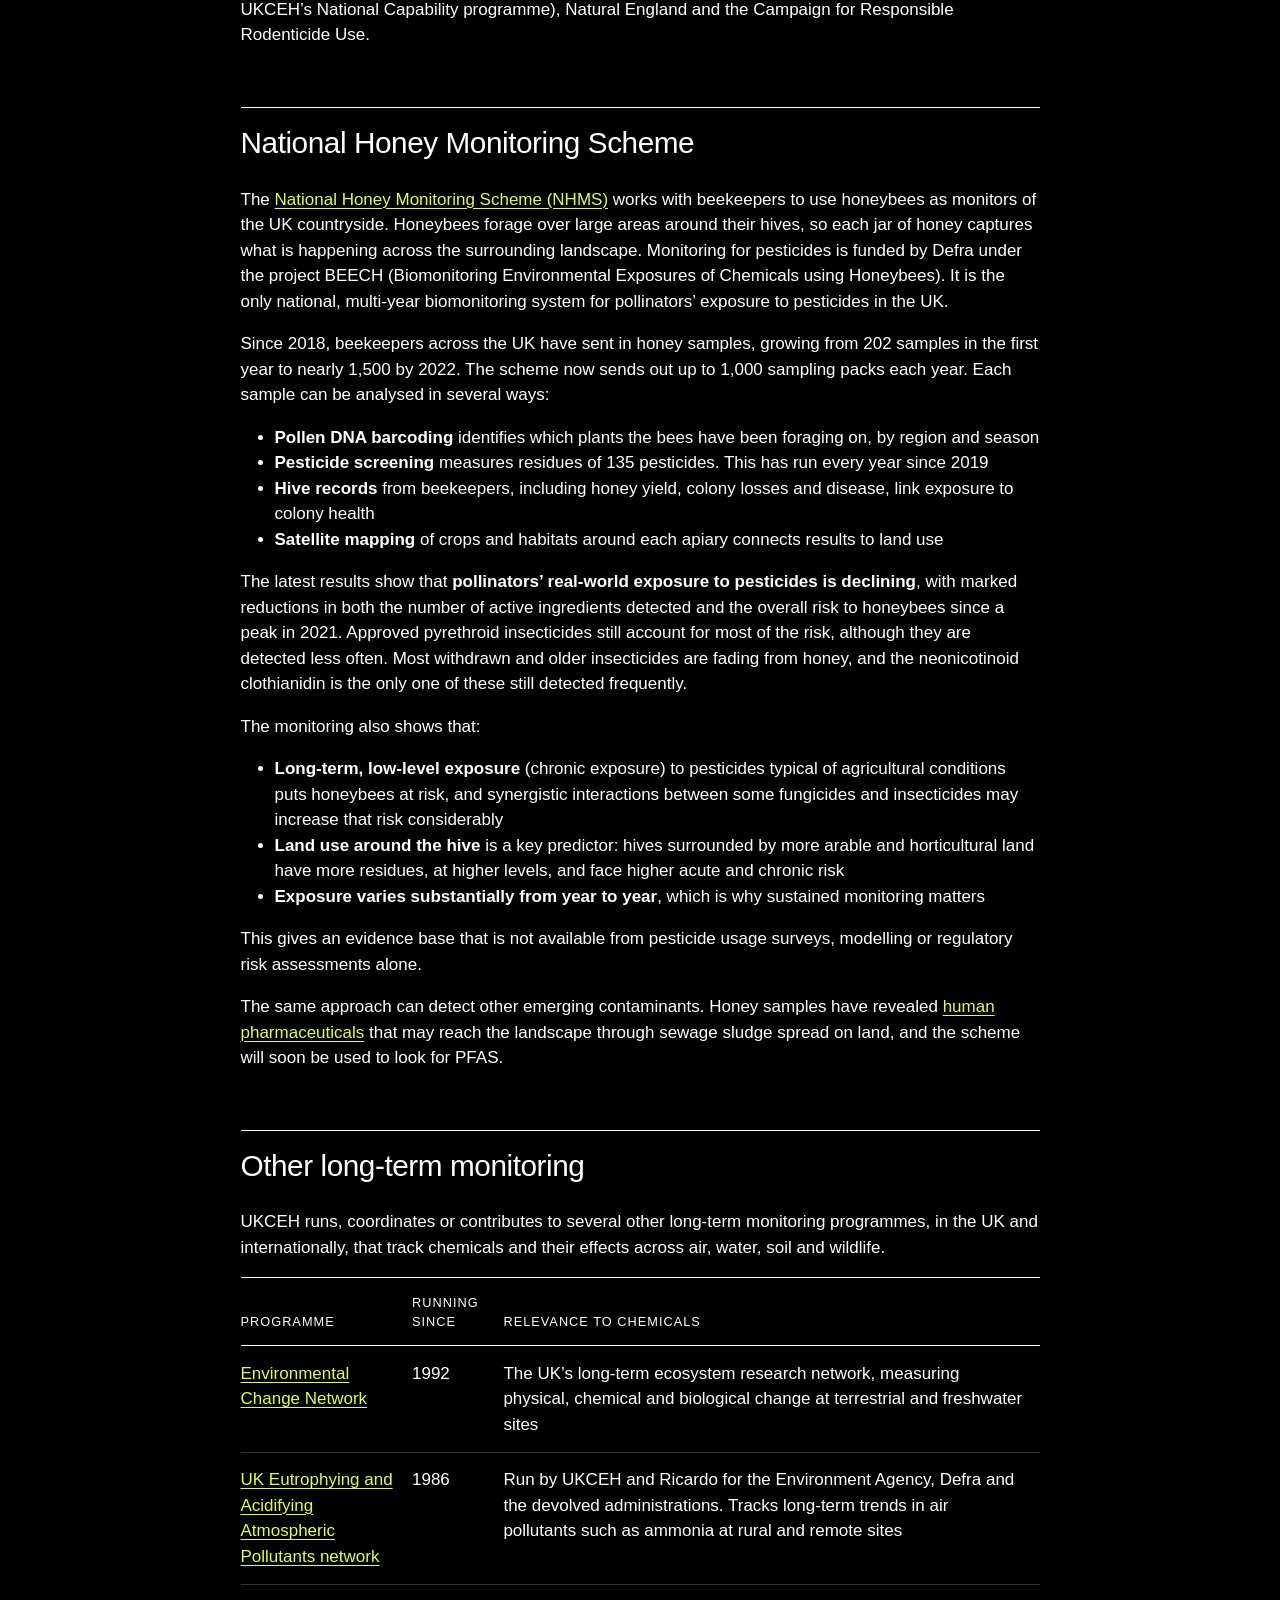
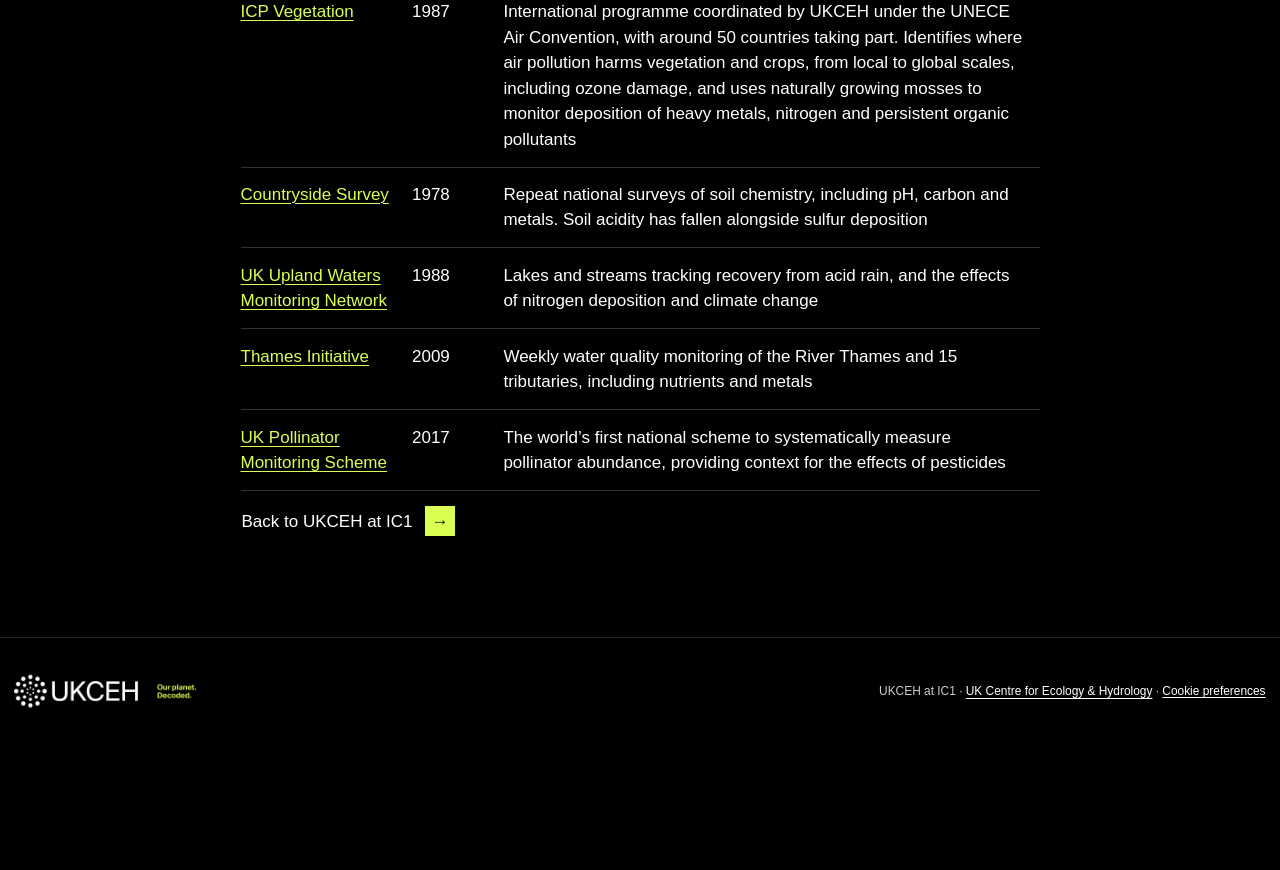
<file: monitoring.html>
<!DOCTYPE html>
<html xmlns="http://www.w3.org/1999/xhtml" lang="en" xml:lang="en"><head>

<meta charset="utf-8">
<meta name="generator" content="quarto-1.9.38">

<meta name="viewport" content="width=device-width, initial-scale=1.0, user-scalable=yes">

<meta name="description" content="Long-term evidence on where chemicals end up, what they affect and whether controls are working">

<title>Monitoring chemicals in the environment – UKCEH at IC1</title>
<style>
/* Default styles provided by pandoc.
** See https://pandoc.org/MANUAL.html#variables-for-html for config info.
*/
code{white-space: pre-wrap;}
span.smallcaps{font-variant: small-caps;}
div.columns{display: flex; gap: min(4vw, 1.5em);}
div.column{flex: auto; overflow-x: auto;}
div.hanging-indent{margin-left: 1.5em; text-indent: -1.5em;}
ul.task-list{list-style: none;}
ul.task-list li input[type="checkbox"] {
  width: 0.8em;
  margin: 0 0.8em 0.2em -1em; /* quarto-specific, see https://github.com/quarto-dev/quarto-cli/issues/4556 */ 
  vertical-align: middle;
}
</style>


<script src="site_libs/quarto-nav/quarto-nav.js"></script>
<script src="site_libs/quarto-nav/headroom.min.js"></script>
<script src="site_libs/clipboard/clipboard.min.js"></script>
<script src="site_libs/quarto-search/autocomplete.umd.js"></script>
<script src="site_libs/quarto-search/fuse.min.js"></script>
<script src="site_libs/quarto-search/quarto-search.js"></script>
<meta name="quarto:offset" content="./">
<link href="./assets/logos/ukceh-avatar.png" rel="icon" type="image/png">
<script src="site_libs/quarto-html/quarto.js" type="module"></script>
<script src="site_libs/quarto-html/tabsets/tabsets.js" type="module"></script>
<script src="site_libs/quarto-html/popper.min.js"></script>
<script src="site_libs/quarto-html/tippy.umd.min.js"></script>
<script src="site_libs/quarto-html/anchor.min.js"></script>
<link href="site_libs/quarto-html/tippy.css" rel="stylesheet">
<link href="site_libs/quarto-html/quarto-syntax-highlighting-15634bcf2e68342d4ad2dfa704d543f6.css" rel="stylesheet" class="quarto-color-scheme" id="quarto-text-highlighting-styles">
<link href="site_libs/quarto-html/quarto-syntax-highlighting-dark-0a6b7249c26820e032cb0bd839ff02b1.css" rel="stylesheet" class="quarto-color-scheme quarto-color-alternate" id="quarto-text-highlighting-styles">
<script src="site_libs/bootstrap/bootstrap.min.js"></script>
<link href="site_libs/bootstrap/bootstrap-icons.css" rel="stylesheet">
<link href="site_libs/bootstrap/bootstrap-bec90be71ec029901a28c917e6ab5899.min.css" rel="stylesheet" append-hash="true" class="quarto-color-scheme" id="quarto-bootstrap" data-mode="light">
<link href="site_libs/bootstrap/bootstrap-dark-125762db233b9c58a64cd6d7732cffea.min.css" rel="stylesheet" append-hash="true" class="quarto-color-scheme quarto-color-alternate" id="quarto-bootstrap" data-mode="dark">
<script id="quarto-search-options" type="application/json">{
  "location": "navbar",
  "copy-button": false,
  "collapse-after": 3,
  "panel-placement": "end",
  "type": "overlay",
  "limit": 50,
  "keyboard-shortcut": [
    "f",
    "/",
    "s"
  ],
  "show-item-context": false,
  "language": {
    "search-no-results-text": "No results",
    "search-matching-documents-text": "matching documents",
    "search-copy-link-title": "Copy link to search",
    "search-hide-matches-text": "Hide additional matches",
    "search-more-match-text": "more match in this document",
    "search-more-matches-text": "more matches in this document",
    "search-clear-button-title": "Clear",
    "search-text-placeholder": "",
    "search-detached-cancel-button-title": "Cancel",
    "search-submit-button-title": "Submit",
    "search-label": "Search"
  }
}</script>
<style>

      .quarto-title-block .quarto-title-banner h1,
      .quarto-title-block .quarto-title-banner h2,
      .quarto-title-block .quarto-title-banner h3,
      .quarto-title-block .quarto-title-banner h4,
      .quarto-title-block .quarto-title-banner h5,
      .quarto-title-block .quarto-title-banner h6
      {
        color: #FFFFFF;
      }

      .quarto-title-block .quarto-title-banner {
        color: #FFFFFF;
background: #000000;
      }
</style>
<script src="assets/js/theme.js"></script>
<script src="assets/js/consent.js" defer="" data-ga-id="G-H4VBBP5P0E" data-policy-url="https://www.ceh.ac.uk/about-us/policies/privacy-notice/privacy-notice-cookies-policy"></script>


<link rel="stylesheet" href="styles.css">
</head>

<body class="nav-fixed fullcontent quarto-dark"><script id="quarto-html-before-body" type="application/javascript">
    const toggleBodyColorMode = (bsSheetEl) => {
      const mode = bsSheetEl.getAttribute("data-mode");
      const bodyEl = window.document.querySelector("body");
      if (mode === "dark") {
        bodyEl.classList.add("quarto-dark");
        bodyEl.classList.remove("quarto-light");
      } else {
        bodyEl.classList.add("quarto-light");
        bodyEl.classList.remove("quarto-dark");
      }
    }
    const toggleBodyColorPrimary = () => {
      const bsSheetEl = window.document.querySelector("link#quarto-bootstrap:not([rel=disabled-stylesheet])");
      if (bsSheetEl) {
        toggleBodyColorMode(bsSheetEl);
      }
    }
    const setColorSchemeToggle = (alternate) => {
      const toggles = window.document.querySelectorAll('.quarto-color-scheme-toggle');
      for (let i=0; i < toggles.length; i++) {
        const toggle = toggles[i];
        if (toggle) {
          if (alternate) {
            toggle.classList.add("alternate");
          } else {
            toggle.classList.remove("alternate");
          }
        }
      }
    };
    const toggleColorMode = (alternate) => {
      // Switch the stylesheets
      const primaryStylesheets = window.document.querySelectorAll('link.quarto-color-scheme:not(.quarto-color-alternate)');
      const alternateStylesheets = window.document.querySelectorAll('link.quarto-color-scheme.quarto-color-alternate');
      manageTransitions('#quarto-margin-sidebar .nav-link', false);
      if (alternate) {
        // note: dark is layered on light, we don't disable primary!
        enableStylesheet(alternateStylesheets);
        for (const sheetNode of alternateStylesheets) {
          if (sheetNode.id === "quarto-bootstrap") {
            toggleBodyColorMode(sheetNode);
          }
        }
      } else {
        disableStylesheet(alternateStylesheets);
        enableStylesheet(primaryStylesheets)
        toggleBodyColorPrimary();
      }
      manageTransitions('#quarto-margin-sidebar .nav-link', true);
      // Switch the toggles
      setColorSchemeToggle(alternate)
      // Hack to workaround the fact that safari doesn't
      // properly recolor the scrollbar when toggling (#1455)
      if (navigator.userAgent.indexOf('Safari') > 0 && navigator.userAgent.indexOf('Chrome') == -1) {
        manageTransitions("body", false);
        window.scrollTo(0, 1);
        setTimeout(() => {
          window.scrollTo(0, 0);
          manageTransitions("body", true);
        }, 40);
      }
    }
    const disableStylesheet = (stylesheets) => {
      for (let i=0; i < stylesheets.length; i++) {
        const stylesheet = stylesheets[i];
        stylesheet.rel = 'disabled-stylesheet';
      }
    }
    const enableStylesheet = (stylesheets) => {
      for (let i=0; i < stylesheets.length; i++) {
        const stylesheet = stylesheets[i];
        if(stylesheet.rel !== 'stylesheet') { // for Chrome, which will still FOUC without this check
          stylesheet.rel = 'stylesheet';
        }
      }
    }
    const manageTransitions = (selector, allowTransitions) => {
      const els = window.document.querySelectorAll(selector);
      for (let i=0; i < els.length; i++) {
        const el = els[i];
        if (allowTransitions) {
          el.classList.remove('notransition');
        } else {
          el.classList.add('notransition');
        }
      }
    }
    const isFileUrl = () => {
      return window.location.protocol === 'file:';
    }
    const hasAlternateSentinel = () => {
      let styleSentinel = getColorSchemeSentinel();
      if (styleSentinel !== null) {
        return styleSentinel === "alternate";
      } else {
        return false;
      }
    }
    const setStyleSentinel = (alternate) => {
      const value = alternate ? "alternate" : "default";
      if (!isFileUrl()) {
        window.localStorage.setItem("quarto-color-scheme", value);
      } else {
        localAlternateSentinel = value;
      }
    }
    const getColorSchemeSentinel = () => {
      if (!isFileUrl()) {
        const storageValue = window.localStorage.getItem("quarto-color-scheme");
        return storageValue != null ? storageValue : localAlternateSentinel;
      } else {
        return localAlternateSentinel;
      }
    }
    const toggleGiscusIfUsed = (isAlternate, darkModeDefault) => {
      const baseTheme = document.querySelector('#giscus-base-theme')?.value ?? 'light';
      const alternateTheme = document.querySelector('#giscus-alt-theme')?.value ?? 'dark';
      let newTheme = '';
      if(authorPrefersDark) {
        newTheme = isAlternate ? baseTheme : alternateTheme;
      } else {
        newTheme = isAlternate ? alternateTheme : baseTheme;
      }
      const changeGiscusTheme = () => {
        // From: https://github.com/giscus/giscus/issues/336
        const sendMessage = (message) => {
          const iframe = document.querySelector('iframe.giscus-frame');
          if (!iframe) return;
          iframe.contentWindow.postMessage({ giscus: message }, 'https://giscus.app');
        }
        sendMessage({
          setConfig: {
            theme: newTheme
          }
        });
      }
      const isGiscussLoaded = window.document.querySelector('iframe.giscus-frame') !== null;
      if (isGiscussLoaded) {
        changeGiscusTheme();
      }
    };
    const authorPrefersDark = true;
    const darkModeDefault = authorPrefersDark;
    let localAlternateSentinel = darkModeDefault ? 'alternate' : 'default';
    // Dark / light mode switch
    window.quartoToggleColorScheme = () => {
      // Read the current dark / light value
      let toAlternate = !hasAlternateSentinel();
      toggleColorMode(toAlternate);
      setStyleSentinel(toAlternate);
      toggleGiscusIfUsed(toAlternate, darkModeDefault);
      window.dispatchEvent(new Event('resize'));
    };
    // Switch to dark mode if need be
    if (hasAlternateSentinel()) {
      toggleColorMode(true);
    } else {
      toggleColorMode(false);
    }
  </script>

<div id="quarto-search-results"></div>
  <header id="quarto-header" class="headroom fixed-top quarto-banner">
    <nav class="navbar navbar-expand-lg " data-bs-theme="dark">
      <div class="navbar-container container-fluid">
      <div class="navbar-brand-container mx-auto">
    <a href="./index.html" class="navbar-brand navbar-brand-logo">
    <img src="./assets/logos/ukceh-logo-white.png" alt="UK Centre for Ecology &amp; Hydrology" class="navbar-logo light-content">
    <img src="./assets/logos/ukceh-logo-white.png" alt="UK Centre for Ecology &amp; Hydrology" class="navbar-logo dark-content">
    </a>
    <a class="navbar-brand" href="./index.html">
    <span class="navbar-title">IC1</span>
    </a>
  </div>
            <div id="quarto-search" class="" title="Search"></div>
          <button class="navbar-toggler" type="button" data-bs-toggle="collapse" data-bs-target="#navbarCollapse" aria-controls="navbarCollapse" role="menu" aria-expanded="false" aria-label="Toggle navigation" onclick="if (window.quartoToggleHeadroom) { window.quartoToggleHeadroom(); }">
  <span class="navbar-toggler-icon"></span>
</button>
          <div class="collapse navbar-collapse" id="navbarCollapse">
            <ul class="navbar-nav navbar-nav-scroll me-auto">
  <li class="nav-item">
    <a class="nav-link active" href="./monitoring.html" aria-current="page"> 
<span class="menu-text">Monitoring</span></a>
  </li>  
  <li class="nav-item">
    <a class="nav-link" href="./analysis.html"> 
<span class="menu-text">Analysis</span></a>
  </li>  
  <li class="nav-item">
    <a class="nav-link" href="./actions.html"> 
<span class="menu-text">Actions</span></a>
  </li>  
</ul>
          </div> <!-- /navcollapse -->
            <div class="quarto-navbar-tools">
  <a href="" class="quarto-color-scheme-toggle quarto-navigation-tool  px-1" onclick="window.quartoToggleColorScheme(); return false;" title="Toggle dark mode"><i class="bi"></i></a>
</div>
      </div> <!-- /container-fluid -->
    </nav>
</header>
<!-- content -->
<header id="title-block-header" class="quarto-title-block default page-columns page-full">
  <div class="quarto-title-banner page-columns page-full">
    <div class="quarto-title column-body">
      <h1 class="title">Monitoring chemicals in the environment</h1>
            <p class="subtitle lead">Monitoring</p>
                  <div>
        <div class="description">
          Long-term evidence on where chemicals end up, what they affect and whether controls are working
        </div>
      </div>
                </div>
  </div>
    
  
  <div class="quarto-title-meta">

      
    
      
    </div>
    
  
  </header><div id="quarto-content" class="quarto-container page-columns page-rows-contents page-layout-article page-navbar">
<!-- sidebar -->
<!-- margin-sidebar -->
    
<!-- main -->
<main class="content quarto-banner-title-block" id="quarto-document-content">






<div class="lead">
<p>Knowing whether the Global Framework on Chemicals is working means measuring chemicals in the environment consistently, over decades. UKCEH runs some of the longest-running chemical monitoring schemes in the world. They detect emerging threats to wildlife and show whether restrictions on harmful chemicals are delivering the intended benefits.</p>
</div>
<div class="stat-grid">
<div class="stat">
<p>1962</p>
<p>Predatory Bird Monitoring Scheme established</p>
</div>
<div class="stat">
<p>100,000+</p>
<p>Samples in the PBMS tissue archive</p>
</div>
<div class="stat">
<p>135</p>
<p>Pesticides screened for in honey samples</p>
</div>
<div class="stat">
<p>1,000</p>
<p>Honey sample packs sent to beekeepers each year</p>
</div>
</div>
<section id="predatory-bird-monitoring-scheme" class="level2">
<h2 class="anchored" data-anchor-id="predatory-bird-monitoring-scheme">Predatory Bird Monitoring Scheme</h2>
<p>The <a href="https://pbms.ceh.ac.uk/">Predatory Bird Monitoring Scheme (PBMS)</a> tracks contaminants in the livers and eggs of predatory birds across Britain. Birds of prey sit at the top of food chains, where persistent chemicals accumulate, which makes them sensitive sentinels for the wider environment.</p>
<p>The scheme was set up in 1962 by the Nature Conservancy at Monks Wood to study the effects of organochlorine insecticides and organomercury fungicides on birds and mammals. That research contributed to these chemicals being banned from farming in Britain and elsewhere, and declining residues in birds and eggs then showed that the bans were working. PBMS is the longest-running scheme of its kind anywhere in the world.</p>
<p>Since then, the scheme has expanded as new concerns have emerged. It now monitors:</p>
<ul>
<li><strong>Anticoagulant rodenticides</strong> in barn owls (since 1983), kestrels and red kites</li>
<li><strong>Lead, mercury and 15 other elements</strong> in red kites, sparrowhawks and gannet eggs</li>
<li><strong>Brominated flame retardants (PBDEs)</strong> in common buzzard, otters and sparrowhawk eggs</li>
<li><strong>PFAS (“forever chemicals”)</strong> in common buzzards</li>
</ul>
<p>Members of the public normally send in birds of prey they find dead, and the scheme receives up to 400 carcasses and 200 eggs each year. Public submissions are currently paused because of avian influenza, so the team is working with wildlife professionals and trained citizen scientists to collect birds instead. Samples dating back to the late 1960s are kept in a tissue archive of more than 100,000 samples, which means chemicals that were not recognised as a concern at the time can still be measured in historical samples.</p>
<p>PBMS data feed directly into policy. The scheme reports annually on rodenticides in barn owls for the UK Rodenticide Stewardship regime. Its team also led the design of the interim indicator on managing exposure to chemicals for the UK Government’s 25 Year Environment Plan, for which it is the principal source of monitoring data. PBMS is funded by the Natural Environment Research Council (through UKCEH’s National Capability programme), Natural England and the Campaign for Responsible Rodenticide Use.</p>
</section>
<section id="national-honey-monitoring-scheme" class="level2">
<h2 class="anchored" data-anchor-id="national-honey-monitoring-scheme">National Honey Monitoring Scheme</h2>
<p>The <a href="https://honey-monitoring.ac.uk/">National Honey Monitoring Scheme (NHMS)</a> works with beekeepers to use honeybees as monitors of the UK countryside. Honeybees forage over large areas around their hives, so each jar of honey captures what is happening across the surrounding landscape. Monitoring for pesticides is funded by Defra under the project BEECH (Biomonitoring Environmental Exposures of Chemicals using Honeybees). It is the only national, multi-year biomonitoring system for pollinators’ exposure to pesticides in the UK.</p>
<p>Since 2018, beekeepers across the UK have sent in honey samples, growing from 202 samples in the first year to nearly 1,500 by 2022. The scheme now sends out up to 1,000 sampling packs each year. Each sample can be analysed in several ways:</p>
<ul>
<li><strong>Pollen DNA barcoding</strong> identifies which plants the bees have been foraging on, by region and season</li>
<li><strong>Pesticide screening</strong> measures residues of 135 pesticides. This has run every year since 2019</li>
<li><strong>Hive records</strong> from beekeepers, including honey yield, colony losses and disease, link exposure to colony health</li>
<li><strong>Satellite mapping</strong> of crops and habitats around each apiary connects results to land use</li>
</ul>
<p>The latest results show that <strong>pollinators’ real-world exposure to pesticides is declining</strong>, with marked reductions in both the number of active ingredients detected and the overall risk to honeybees since a peak in 2021. Approved pyrethroid insecticides still account for most of the risk, although they are detected less often. Most withdrawn and older insecticides are fading from honey, and the neonicotinoid clothianidin is the only one of these still detected frequently.</p>
<p>The monitoring also shows that:</p>
<ul>
<li><strong>Long-term, low-level exposure</strong> (chronic exposure) to pesticides typical of agricultural conditions puts honeybees at risk, and synergistic interactions between some fungicides and insecticides may increase that risk considerably</li>
<li><strong>Land use around the hive</strong> is a key predictor: hives surrounded by more arable and horticultural land have more residues, at higher levels, and face higher acute and chronic risk</li>
<li><strong>Exposure varies substantially from year to year</strong>, which is why sustained monitoring matters</li>
</ul>
<p>This gives an evidence base that is not available from pesticide usage surveys, modelling or regulatory risk assessments alone.</p>
<p>The same approach can detect other emerging contaminants. Honey samples have revealed <a href="https://doi.org/10.1021/acs.jafc.5c10414">human pharmaceuticals</a> that may reach the landscape through sewage sludge spread on land, and the scheme will soon be used to look for PFAS.</p>
</section>
<section id="other-long-term-monitoring" class="level2">
<h2 class="anchored" data-anchor-id="other-long-term-monitoring">Other long-term monitoring</h2>
<p>UKCEH runs, coordinates or contributes to several other long-term monitoring programmes, in the UK and internationally, that track chemicals and their effects across air, water, soil and wildlife.</p>
<table class="caption-top table">
<thead>
<tr class="header">
<th>Programme</th>
<th>Running since</th>
<th>Relevance to chemicals</th>
</tr>
</thead>
<tbody>
<tr class="odd">
<td><a href="https://ecn.ac.uk/">Environmental Change Network</a></td>
<td>1992</td>
<td>The UK’s long-term ecosystem research network, measuring physical, chemical and biological change at terrestrial and freshwater sites</td>
</tr>
<tr class="even">
<td><a href="https://uk-air.defra.gov.uk/networks/network-info?view=ukeap">UK Eutrophying and Acidifying Atmospheric Pollutants network</a></td>
<td>1986</td>
<td>Run by UKCEH and Ricardo for the Environment Agency, Defra and the devolved administrations. Tracks long-term trends in air pollutants such as ammonia at rural and remote sites</td>
</tr>
<tr class="odd">
<td><a href="https://icpvegetation.ceh.ac.uk/">ICP Vegetation</a></td>
<td>1987</td>
<td>International programme coordinated by UKCEH under the UNECE Air Convention, with around 50 countries taking part. Identifies where air pollution harms vegetation and crops, from local to global scales, including ozone damage, and uses naturally growing mosses to monitor deposition of heavy metals, nitrogen and persistent organic pollutants</td>
</tr>
<tr class="even">
<td><a href="https://www.ceh.ac.uk/our-science/projects/countryside-survey">Countryside Survey</a></td>
<td>1978</td>
<td>Repeat national surveys of soil chemistry, including pH, carbon and metals. Soil acidity has fallen alongside sulfur deposition</td>
</tr>
<tr class="odd">
<td><a href="https://uwmn.uk/">UK Upland Waters Monitoring Network</a></td>
<td>1988</td>
<td>Lakes and streams tracking recovery from acid rain, and the effects of nitrogen deposition and climate change</td>
</tr>
<tr class="even">
<td><a href="https://essd.copernicus.org/articles/10/1637/2018/">Thames Initiative</a></td>
<td>2009</td>
<td>Weekly water quality monitoring of the River Thames and 15 tributaries, including nutrients and metals</td>
</tr>
<tr class="odd">
<td><a href="https://ukpoms.org.uk/">UK Pollinator Monitoring Scheme</a></td>
<td>2017</td>
<td>The world’s first national scheme to systematically measure pollinator abundance, providing context for the effects of pesticides</td>
</tr>
</tbody>
</table>
<p><a href="./index.html" class="cta">Back to UKCEH at IC1</a></p>


</section>

</main> <!-- /main -->
<script id="quarto-html-after-body" type="application/javascript">
  window.document.addEventListener("DOMContentLoaded", function (event) {
    // Ensure there is a toggle, if there isn't float one in the top right
    if (window.document.querySelector('.quarto-color-scheme-toggle') === null) {
      const a = window.document.createElement('a');
      a.classList.add('top-right');
      a.classList.add('quarto-color-scheme-toggle');
      a.href = "";
      a.onclick = function() { try { window.quartoToggleColorScheme(); } catch {} return false; };
      const i = window.document.createElement("i");
      i.classList.add('bi');
      a.appendChild(i);
      window.document.body.appendChild(a);
    }
    setColorSchemeToggle(hasAlternateSentinel())
    const icon = "";
    const anchorJS = new window.AnchorJS();
    anchorJS.options = {
      placement: 'right',
      icon: icon
    };
    anchorJS.add('.anchored');
    const isCodeAnnotation = (el) => {
      for (const clz of el.classList) {
        if (clz.startsWith('code-annotation-')) {                     
          return true;
        }
      }
      return false;
    }
    const onCopySuccess = function(e) {
      // button target
      const button = e.trigger;
      // don't keep focus
      button.blur();
      // flash "checked"
      button.classList.add('code-copy-button-checked');
      var currentTitle = button.getAttribute("title");
      button.setAttribute("title", "Copied!");
      let tooltip;
      if (window.bootstrap) {
        button.setAttribute("data-bs-toggle", "tooltip");
        button.setAttribute("data-bs-placement", "left");
        button.setAttribute("data-bs-title", "Copied!");
        tooltip = new bootstrap.Tooltip(button, 
          { trigger: "manual", 
            customClass: "code-copy-button-tooltip",
            offset: [0, -8]});
        tooltip.show();    
      }
      setTimeout(function() {
        if (tooltip) {
          tooltip.hide();
          button.removeAttribute("data-bs-title");
          button.removeAttribute("data-bs-toggle");
          button.removeAttribute("data-bs-placement");
        }
        button.setAttribute("title", currentTitle);
        button.classList.remove('code-copy-button-checked');
      }, 1000);
      // clear code selection
      e.clearSelection();
    }
    const getTextToCopy = function(trigger) {
      const outerScaffold = trigger.parentElement.cloneNode(true);
      const codeEl = outerScaffold.querySelector('code');
      for (const childEl of codeEl.children) {
        if (isCodeAnnotation(childEl)) {
          childEl.remove();
        }
      }
      return codeEl.innerText;
    }
    const clipboard = new window.ClipboardJS('.code-copy-button:not([data-in-quarto-modal])', {
      text: getTextToCopy
    });
    clipboard.on('success', onCopySuccess);
    if (window.document.getElementById('quarto-embedded-source-code-modal')) {
      const clipboardModal = new window.ClipboardJS('.code-copy-button[data-in-quarto-modal]', {
        text: getTextToCopy,
        container: window.document.getElementById('quarto-embedded-source-code-modal')
      });
      clipboardModal.on('success', onCopySuccess);
    }
      var localhostRegex = new RegExp(/^(?:http|https):\/\/localhost\:?[0-9]*\//);
      var mailtoRegex = new RegExp(/^mailto:/);
        var filterRegex = new RegExp("https:\/\/ic1\.ceh\.ac\.uk");
      var isInternal = (href) => {
          return filterRegex.test(href) || localhostRegex.test(href) || mailtoRegex.test(href);
      }
      // Inspect non-navigation links and adorn them if external
     var links = window.document.querySelectorAll('a[href]:not(.nav-link):not(.navbar-brand):not(.toc-action):not(.sidebar-link):not(.sidebar-item-toggle):not(.pagination-link):not(.no-external):not([aria-hidden]):not(.dropdown-item):not(.quarto-navigation-tool):not(.about-link)');
      for (var i=0; i<links.length; i++) {
        const link = links[i];
        if (!isInternal(link.href)) {
          // undo the damage that might have been done by quarto-nav.js in the case of
          // links that we want to consider external
          if (link.dataset.originalHref !== undefined) {
            link.href = link.dataset.originalHref;
          }
            // target, if specified
            link.setAttribute("target", "_blank");
            if (link.getAttribute("rel") === null) {
              link.setAttribute("rel", "noopener");
            }
        }
      }
    function tippyHover(el, contentFn, onTriggerFn, onUntriggerFn) {
      const config = {
        allowHTML: true,
        maxWidth: 500,
        delay: 100,
        arrow: false,
        appendTo: function(el) {
            return el.parentElement;
        },
        interactive: true,
        interactiveBorder: 10,
        theme: 'quarto',
        placement: 'bottom-start',
      };
      if (contentFn) {
        config.content = contentFn;
      }
      if (onTriggerFn) {
        config.onTrigger = onTriggerFn;
      }
      if (onUntriggerFn) {
        config.onUntrigger = onUntriggerFn;
      }
      window.tippy(el, config); 
    }
    const noterefs = window.document.querySelectorAll('a[role="doc-noteref"]');
    for (var i=0; i<noterefs.length; i++) {
      const ref = noterefs[i];
      tippyHover(ref, function() {
        // use id or data attribute instead here
        let href = ref.getAttribute('data-footnote-href') || ref.getAttribute('href');
        try { href = new URL(href).hash; } catch {}
        const id = href.replace(/^#\/?/, "");
        const note = window.document.getElementById(id);
        if (note) {
          return note.innerHTML;
        } else {
          return "";
        }
      });
    }
    const xrefs = window.document.querySelectorAll('a.quarto-xref');
    const processXRef = (id, note) => {
      // Strip column container classes
      const stripColumnClz = (el) => {
        el.classList.remove("page-full", "page-columns");
        if (el.children) {
          for (const child of el.children) {
            stripColumnClz(child);
          }
        }
      }
      stripColumnClz(note)
      if (id === null || id.startsWith('sec-')) {
        // Special case sections, only their first couple elements
        const container = document.createElement("div");
        if (note.children && note.children.length > 2) {
          container.appendChild(note.children[0].cloneNode(true));
          for (let i = 1; i < note.children.length; i++) {
            const child = note.children[i];
            if (child.tagName === "P" && child.innerText === "") {
              continue;
            } else {
              container.appendChild(child.cloneNode(true));
              break;
            }
          }
          if (window.Quarto?.typesetMath) {
            window.Quarto.typesetMath(container);
          }
          return container.innerHTML
        } else {
          if (window.Quarto?.typesetMath) {
            window.Quarto.typesetMath(note);
          }
          return note.innerHTML;
        }
      } else {
        // Remove any anchor links if they are present
        const anchorLink = note.querySelector('a.anchorjs-link');
        if (anchorLink) {
          anchorLink.remove();
        }
        if (window.Quarto?.typesetMath) {
          window.Quarto.typesetMath(note);
        }
        if (note.classList.contains("callout")) {
          return note.outerHTML;
        } else {
          return note.innerHTML;
        }
      }
    }
    for (var i=0; i<xrefs.length; i++) {
      const xref = xrefs[i];
      tippyHover(xref, undefined, function(instance) {
        instance.disable();
        let url = xref.getAttribute('href');
        let hash = undefined; 
        if (url.startsWith('#')) {
          hash = url;
        } else {
          try { hash = new URL(url).hash; } catch {}
        }
        if (hash) {
          const id = hash.replace(/^#\/?/, "");
          const note = window.document.getElementById(id);
          if (note !== null) {
            try {
              const html = processXRef(id, note.cloneNode(true));
              instance.setContent(html);
            } finally {
              instance.enable();
              instance.show();
            }
          } else {
            // See if we can fetch this
            fetch(url.split('#')[0])
            .then(res => res.text())
            .then(html => {
              const parser = new DOMParser();
              const htmlDoc = parser.parseFromString(html, "text/html");
              const note = htmlDoc.getElementById(id);
              if (note !== null) {
                const html = processXRef(id, note);
                instance.setContent(html);
              } 
            }).finally(() => {
              instance.enable();
              instance.show();
            });
          }
        } else {
          // See if we can fetch a full url (with no hash to target)
          // This is a special case and we should probably do some content thinning / targeting
          fetch(url)
          .then(res => res.text())
          .then(html => {
            const parser = new DOMParser();
            const htmlDoc = parser.parseFromString(html, "text/html");
            const note = htmlDoc.querySelector('main.content');
            if (note !== null) {
              // This should only happen for chapter cross references
              // (since there is no id in the URL)
              // remove the first header
              if (note.children.length > 0 && note.children[0].tagName === "HEADER") {
                note.children[0].remove();
              }
              const html = processXRef(null, note);
              instance.setContent(html);
            } 
          }).finally(() => {
            instance.enable();
            instance.show();
          });
        }
      }, function(instance) {
      });
    }
        let selectedAnnoteEl;
        const selectorForAnnotation = ( cell, annotation) => {
          let cellAttr = 'data-code-cell="' + cell + '"';
          let lineAttr = 'data-code-annotation="' +  annotation + '"';
          const selector = 'span[' + cellAttr + '][' + lineAttr + ']';
          return selector;
        }
        const selectCodeLines = (annoteEl) => {
          const doc = window.document;
          const targetCell = annoteEl.getAttribute("data-target-cell");
          const targetAnnotation = annoteEl.getAttribute("data-target-annotation");
          const annoteSpan = window.document.querySelector(selectorForAnnotation(targetCell, targetAnnotation));
          const lines = annoteSpan.getAttribute("data-code-lines").split(",");
          const lineIds = lines.map((line) => {
            return targetCell + "-" + line;
          })
          let top = null;
          let height = null;
          let parent = null;
          if (lineIds.length > 0) {
              //compute the position of the single el (top and bottom and make a div)
              const el = window.document.getElementById(lineIds[0]);
              top = el.offsetTop;
              height = el.offsetHeight;
              parent = el.parentElement.parentElement;
            if (lineIds.length > 1) {
              const lastEl = window.document.getElementById(lineIds[lineIds.length - 1]);
              const bottom = lastEl.offsetTop + lastEl.offsetHeight;
              height = bottom - top;
            }
            if (top !== null && height !== null && parent !== null) {
              // cook up a div (if necessary) and position it 
              let div = window.document.getElementById("code-annotation-line-highlight");
              if (div === null) {
                div = window.document.createElement("div");
                div.setAttribute("id", "code-annotation-line-highlight");
                div.style.position = 'absolute';
                parent.appendChild(div);
              }
              div.style.top = top - 2 + "px";
              div.style.height = height + 4 + "px";
              div.style.left = 0;
              let gutterDiv = window.document.getElementById("code-annotation-line-highlight-gutter");
              if (gutterDiv === null) {
                gutterDiv = window.document.createElement("div");
                gutterDiv.setAttribute("id", "code-annotation-line-highlight-gutter");
                gutterDiv.style.position = 'absolute';
                const codeCell = window.document.getElementById(targetCell);
                const gutter = codeCell.querySelector('.code-annotation-gutter');
                gutter.appendChild(gutterDiv);
              }
              gutterDiv.style.top = top - 2 + "px";
              gutterDiv.style.height = height + 4 + "px";
            }
            selectedAnnoteEl = annoteEl;
          }
        };
        const unselectCodeLines = () => {
          const elementsIds = ["code-annotation-line-highlight", "code-annotation-line-highlight-gutter"];
          elementsIds.forEach((elId) => {
            const div = window.document.getElementById(elId);
            if (div) {
              div.remove();
            }
          });
          selectedAnnoteEl = undefined;
        };
          // Handle positioning of the toggle
      window.addEventListener(
        "resize",
        throttle(() => {
          elRect = undefined;
          if (selectedAnnoteEl) {
            selectCodeLines(selectedAnnoteEl);
          }
        }, 10)
      );
      function throttle(fn, ms) {
      let throttle = false;
      let timer;
        return (...args) => {
          if(!throttle) { // first call gets through
              fn.apply(this, args);
              throttle = true;
          } else { // all the others get throttled
              if(timer) clearTimeout(timer); // cancel #2
              timer = setTimeout(() => {
                fn.apply(this, args);
                timer = throttle = false;
              }, ms);
          }
        };
      }
        // Attach click handler to the DT
        const annoteDls = window.document.querySelectorAll('dt[data-target-cell]');
        for (const annoteDlNode of annoteDls) {
          annoteDlNode.addEventListener('click', (event) => {
            const clickedEl = event.target;
            if (clickedEl !== selectedAnnoteEl) {
              unselectCodeLines();
              const activeEl = window.document.querySelector('dt[data-target-cell].code-annotation-active');
              if (activeEl) {
                activeEl.classList.remove('code-annotation-active');
              }
              selectCodeLines(clickedEl);
              clickedEl.classList.add('code-annotation-active');
            } else {
              // Unselect the line
              unselectCodeLines();
              clickedEl.classList.remove('code-annotation-active');
            }
          });
        }
    const findCites = (el) => {
      const parentEl = el.parentElement;
      if (parentEl) {
        const cites = parentEl.dataset.cites;
        if (cites) {
          return {
            el,
            cites: cites.split(' ')
          };
        } else {
          return findCites(el.parentElement)
        }
      } else {
        return undefined;
      }
    };
    var bibliorefs = window.document.querySelectorAll('a[role="doc-biblioref"]');
    for (var i=0; i<bibliorefs.length; i++) {
      const ref = bibliorefs[i];
      const citeInfo = findCites(ref);
      if (citeInfo) {
        tippyHover(citeInfo.el, function() {
          var popup = window.document.createElement('div');
          citeInfo.cites.forEach(function(cite) {
            var citeDiv = window.document.createElement('div');
            citeDiv.classList.add('hanging-indent');
            citeDiv.classList.add('csl-entry');
            var biblioDiv = window.document.getElementById('ref-' + cite);
            if (biblioDiv) {
              citeDiv.innerHTML = biblioDiv.innerHTML;
            }
            popup.appendChild(citeDiv);
          });
          return popup.innerHTML;
        });
      }
    }
  });
  </script>
</div> <!-- /content -->
<footer class="footer">
  <div class="nav-footer">
    <div class="nav-footer-left">
<p><a href="https://www.ceh.ac.uk/"><img src="./assets/logos/ukceh-logo-tagline-white.png" class="footer-logo" alt="UK Centre for Ecology &amp; Hydrology. Our planet. Decoded."></a></p>
</div>   
    <div class="nav-footer-center">
      &nbsp;
    </div>
    <div class="nav-footer-right">
<p>UKCEH at IC1 · <a href="https://www.ceh.ac.uk/">UK Centre for Ecology &amp; Hydrology</a> · <button type="button" class="cookie-preferences">Cookie preferences</button></p>
</div>
  </div>
</footer>




</body></html>
</file>
<file: site_libs/quarto-html/tippy.css>
.tippy-box[data-animation=fade][data-state=hidden]{opacity:0}[data-tippy-root]{max-width:calc(100vw - 10px)}.tippy-box{position:relative;background-color:#333;color:#fff;border-radius:4px;font-size:14px;line-height:1.4;white-space:normal;outline:0;transition-property:transform,visibility,opacity}.tippy-box[data-placement^=top]>.tippy-arrow{bottom:0}.tippy-box[data-placement^=top]>.tippy-arrow:before{bottom:-7px;left:0;border-width:8px 8px 0;border-top-color:initial;transform-origin:center top}.tippy-box[data-placement^=bottom]>.tippy-arrow{top:0}.tippy-box[data-placement^=bottom]>.tippy-arrow:before{top:-7px;left:0;border-width:0 8px 8px;border-bottom-color:initial;transform-origin:center bottom}.tippy-box[data-placement^=left]>.tippy-arrow{right:0}.tippy-box[data-placement^=left]>.tippy-arrow:before{border-width:8px 0 8px 8px;border-left-color:initial;right:-7px;transform-origin:center left}.tippy-box[data-placement^=right]>.tippy-arrow{left:0}.tippy-box[data-placement^=right]>.tippy-arrow:before{left:-7px;border-width:8px 8px 8px 0;border-right-color:initial;transform-origin:center right}.tippy-box[data-inertia][data-state=visible]{transition-timing-function:cubic-bezier(.54,1.5,.38,1.11)}.tippy-arrow{width:16px;height:16px;color:#333}.tippy-arrow:before{content:"";position:absolute;border-color:transparent;border-style:solid}.tippy-content{position:relative;padding:5px 9px;z-index:1}
</file>
<file: site_libs/quarto-html/quarto-syntax-highlighting-15634bcf2e68342d4ad2dfa704d543f6.css>
/* quarto syntax highlight colors */
:root {
  --quarto-hl-ot-color: #003B4F;
  --quarto-hl-at-color: #657422;
  --quarto-hl-ss-color: #20794D;
  --quarto-hl-an-color: #5E5E5E;
  --quarto-hl-fu-color: #4758AB;
  --quarto-hl-st-color: #20794D;
  --quarto-hl-cf-color: #003B4F;
  --quarto-hl-op-color: #5E5E5E;
  --quarto-hl-er-color: #AD0000;
  --quarto-hl-bn-color: #AD0000;
  --quarto-hl-al-color: #AD0000;
  --quarto-hl-va-color: #111111;
  --quarto-hl-bu-color: inherit;
  --quarto-hl-ex-color: inherit;
  --quarto-hl-pp-color: #AD0000;
  --quarto-hl-in-color: #5E5E5E;
  --quarto-hl-vs-color: #20794D;
  --quarto-hl-wa-color: #5E5E5E;
  --quarto-hl-do-color: #5E5E5E;
  --quarto-hl-im-color: #00769E;
  --quarto-hl-ch-color: #20794D;
  --quarto-hl-dt-color: #AD0000;
  --quarto-hl-fl-color: #AD0000;
  --quarto-hl-co-color: #5E5E5E;
  --quarto-hl-cv-color: #5E5E5E;
  --quarto-hl-cn-color: #8f5902;
  --quarto-hl-sc-color: #5E5E5E;
  --quarto-hl-dv-color: #AD0000;
  --quarto-hl-kw-color: #003B4F;
}

/* other quarto variables */
:root {
  --quarto-font-monospace: SFMono-Regular, Menlo, Monaco, Consolas, "Liberation Mono", "Courier New", monospace;
}

/* syntax highlight based on Pandoc's rules */
pre > code.sourceCode > span {
  color: #003B4F;
}

code.sourceCode > span {
  color: #003B4F;
}

div.sourceCode,
div.sourceCode pre.sourceCode {
  color: #003B4F;
}

/* Normal */
code span {
  color: #003B4F;
}

/* Alert */
code span.al {
  color: #AD0000;
  font-style: inherit;
}

/* Annotation */
code span.an {
  color: #5E5E5E;
  font-style: inherit;
}

/* Attribute */
code span.at {
  color: #657422;
  font-style: inherit;
}

/* BaseN */
code span.bn {
  color: #AD0000;
  font-style: inherit;
}

/* BuiltIn */
code span.bu {
  font-style: inherit;
}

/* ControlFlow */
code span.cf {
  color: #003B4F;
  font-weight: bold;
  font-style: inherit;
}

/* Char */
code span.ch {
  color: #20794D;
  font-style: inherit;
}

/* Constant */
code span.cn {
  color: #8f5902;
  font-style: inherit;
}

/* Comment */
code span.co {
  color: #5E5E5E;
  font-style: inherit;
}

/* CommentVar */
code span.cv {
  color: #5E5E5E;
  font-style: italic;
}

/* Documentation */
code span.do {
  color: #5E5E5E;
  font-style: italic;
}

/* DataType */
code span.dt {
  color: #AD0000;
  font-style: inherit;
}

/* DecVal */
code span.dv {
  color: #AD0000;
  font-style: inherit;
}

/* Error */
code span.er {
  color: #AD0000;
  font-style: inherit;
}

/* Extension */
code span.ex {
  font-style: inherit;
}

/* Float */
code span.fl {
  color: #AD0000;
  font-style: inherit;
}

/* Function */
code span.fu {
  color: #4758AB;
  font-style: inherit;
}

/* Import */
code span.im {
  color: #00769E;
  font-style: inherit;
}

/* Information */
code span.in {
  color: #5E5E5E;
  font-style: inherit;
}

/* Keyword */
code span.kw {
  color: #003B4F;
  font-weight: bold;
  font-style: inherit;
}

/* Operator */
code span.op {
  color: #5E5E5E;
  font-style: inherit;
}

/* Other */
code span.ot {
  color: #003B4F;
  font-style: inherit;
}

/* Preprocessor */
code span.pp {
  color: #AD0000;
  font-style: inherit;
}

/* SpecialChar */
code span.sc {
  color: #5E5E5E;
  font-style: inherit;
}

/* SpecialString */
code span.ss {
  color: #20794D;
  font-style: inherit;
}

/* String */
code span.st {
  color: #20794D;
  font-style: inherit;
}

/* Variable */
code span.va {
  color: #111111;
  font-style: inherit;
}

/* VerbatimString */
code span.vs {
  color: #20794D;
  font-style: inherit;
}

/* Warning */
code span.wa {
  color: #5E5E5E;
  font-style: italic;
}

.prevent-inlining {
  content: "</";
}

/*# sourceMappingURL=f23921c56f73e400b49028c9186a1aa0.css.map */
</file>
<file: site_libs/quarto-html/quarto-syntax-highlighting-dark-0a6b7249c26820e032cb0bd839ff02b1.css>
/* quarto syntax highlight colors */
:root {
  --quarto-hl-al-color: #f07178;
  --quarto-hl-an-color: #d4d0ab;
  --quarto-hl-at-color: #00e0e0;
  --quarto-hl-bn-color: #d4d0ab;
  --quarto-hl-bu-color: #abe338;
  --quarto-hl-ch-color: #abe338;
  --quarto-hl-co-color: #f8f8f2;
  --quarto-hl-cv-color: #ffd700;
  --quarto-hl-cn-color: #ffd700;
  --quarto-hl-cf-color: #ffa07a;
  --quarto-hl-dt-color: #ffa07a;
  --quarto-hl-dv-color: #d4d0ab;
  --quarto-hl-do-color: #f8f8f2;
  --quarto-hl-er-color: #f07178;
  --quarto-hl-ex-color: #00e0e0;
  --quarto-hl-fl-color: #d4d0ab;
  --quarto-hl-fu-color: #ffa07a;
  --quarto-hl-im-color: #abe338;
  --quarto-hl-in-color: #d4d0ab;
  --quarto-hl-kw-color: #ffa07a;
  --quarto-hl-op-color: #ffa07a;
  --quarto-hl-ot-color: #00e0e0;
  --quarto-hl-pp-color: #dcc6e0;
  --quarto-hl-re-color: #00e0e0;
  --quarto-hl-sc-color: #abe338;
  --quarto-hl-ss-color: #abe338;
  --quarto-hl-st-color: #abe338;
  --quarto-hl-va-color: #00e0e0;
  --quarto-hl-vs-color: #abe338;
  --quarto-hl-wa-color: #dcc6e0;
}

/* other quarto variables */
:root {
  --quarto-font-monospace: SFMono-Regular, Menlo, Monaco, Consolas, "Liberation Mono", "Courier New", monospace;
}

/* syntax highlight based on Pandoc's rules */
pre > code.sourceCode > span {
  color: #f8f8f2;
}

code.sourceCode > span {
  color: #f8f8f2;
}

div.sourceCode,
div.sourceCode pre.sourceCode {
  color: #f8f8f2;
}

/* Normal */
code span {
  color: #f8f8f2;
}

/* Alert */
code span.al {
  color: #f07178;
}

/* Annotation */
code span.an {
  color: #d4d0ab;
}

/* Attribute */
code span.at {
  color: #00e0e0;
}

/* BaseN */
code span.bn {
  color: #d4d0ab;
}

/* BuiltIn */
code span.bu {
  color: #abe338;
}

/* ControlFlow */
code span.cf {
  font-weight: bold;
  color: #ffa07a;
}

/* Char */
code span.ch {
  color: #abe338;
}

/* Constant */
code span.cn {
  color: #ffd700;
}

/* Comment */
code span.co {
  font-style: italic;
  color: #f8f8f2;
}

/* CommentVar */
code span.cv {
  color: #ffd700;
}

/* Documentation */
code span.do {
  color: #f8f8f2;
}

/* DataType */
code span.dt {
  color: #ffa07a;
}

/* DecVal */
code span.dv {
  color: #d4d0ab;
}

/* Error */
code span.er {
  color: #f07178;
  text-decoration: underline;
}

/* Extension */
code span.ex {
  font-weight: bold;
  color: #00e0e0;
}

/* Float */
code span.fl {
  color: #d4d0ab;
}

/* Function */
code span.fu {
  color: #ffa07a;
}

/* Import */
code span.im {
  color: #abe338;
}

/* Information */
code span.in {
  color: #d4d0ab;
}

/* Keyword */
code span.kw {
  font-weight: bold;
  color: #ffa07a;
}

/* Operator */
code span.op {
  color: #ffa07a;
}

/* Other */
code span.ot {
  color: #00e0e0;
}

/* Preprocessor */
code span.pp {
  color: #dcc6e0;
}

/* RegionMarker */
code span.re {
  background-color: #f8f8f2;
  color: #00e0e0;
}

/* SpecialChar */
code span.sc {
  color: #abe338;
}

/* SpecialString */
code span.ss {
  color: #abe338;
}

/* String */
code span.st {
  color: #abe338;
}

/* Variable */
code span.va {
  color: #00e0e0;
}

/* VerbatimString */
code span.vs {
  color: #abe338;
}

/* Warning */
code span.wa {
  color: #dcc6e0;
}

.prevent-inlining {
  content: "</";
}

/*# sourceMappingURL=175367c052bafc98bd680af3479823f0.css.map */
</file>
<file: styles.css>
/* UKCEH brand styling (UKCEH Brand Guidelines 2.0).
   Colours are defined in _brand.yml; component tokens live here. */

:root {
  --ukceh-black: #000000;
  --ukceh-white: #ffffff;
  --ukceh-data: #dbfe52;
  --ukceh-fg: var(--ukceh-black);
  --ukceh-rule: var(--ukceh-black);
  --ukceh-muted: #4d4d4d;
  --ukceh-panel: #f5f9f7; /* air 25% tint */
  --ukceh-font: "Suisse Int'l", "Suisse International", Arial, Helvetica, sans-serif;
}

body.quarto-dark {
  --ukceh-fg: var(--ukceh-white);
  --ukceh-rule: var(--ukceh-white);
  --ukceh-muted: #b3b3b3;
  --ukceh-panel: rgba(255, 255, 255, 0.07);
}

/* ---------- Typography ---------- */

body,
.navbar,
h1, h2, h3, h4, h5, h6,
.title,
.btn {
  font-family: var(--ukceh-font);
}

body {
  -webkit-font-smoothing: antialiased;
  -moz-osx-font-smoothing: grayscale;
}

h1, h2, h3, h4, h5, h6, .title {
  font-weight: 500;
  letter-spacing: -0.015em;
}

#quarto-content main h2 {
  font-size: 1.75rem;
  margin-top: 3.5rem;
  padding-top: 1rem;
  border-top: 1px solid var(--ukceh-rule);
  border-bottom: 0;
}

#quarto-content main section.level2:first-of-type > h2 {
  margin-top: 0;
}

#quarto-content main h3 {
  font-size: 1.35rem;
  margin: 3rem 0 1.25rem;
}

strong {
  font-weight: 600;
}

/* Body links: black (light) or data green (dark), with a data-green
   highlight on hover. */
#quarto-content main a:not(.cta) {
  text-decoration-thickness: 1px;
  text-underline-offset: 0.2em;
}

#quarto-content main a:not(.cta):hover {
  background-color: var(--ukceh-data);
  color: var(--ukceh-black);
  text-decoration: none;
}

/* Focus brackets: [ LABEL ] for categories and section names. */
.label {
  display: inline-block;
  font-size: 0.75rem;
  font-weight: 500;
  letter-spacing: 0.08em;
  text-transform: uppercase;
}

.label::before { content: "[\2002"; }
.label::after { content: "\2002]"; }

.muted {
  color: var(--ukceh-muted);
}

/* ---------- Navbar ---------- */

.navbar {
  border-bottom: 1px solid rgba(255, 255, 255, 0.15);
}

.navbar .navbar-logo {
  flex-shrink: 0;
  width: auto;
  height: 32px; /* digital minimum is 30px; never crop the logo */
  max-height: none;
}

.navbar .navbar-title {
  margin-left: 1rem;
  padding-left: 1rem;
  border-left: 1px solid rgba(255, 255, 255, 0.4);
  font-size: 0.95rem;
  font-weight: 500;
}

.navbar .nav-link {
  font-size: 0.95rem;
}

/* Small screens: keep the logo and title whole */
@media (max-width: 575.98px) {
  .navbar .navbar-brand-logo {
    flex-shrink: 0;
    overflow: visible;
  }

  .navbar .navbar-logo {
    height: 30px;
  }

  .navbar .navbar-brand {
    margin-right: 0;
  }

  .navbar .navbar-title {
    margin-left: 0.5rem;
    padding-left: 0.5rem;
    margin-right: 0.5rem;
    font-size: 0.9rem;
  }
}

/* Too narrow for logo and title together; the logo still links home. */
@media (max-width: 389.98px) {
  .navbar .navbar-title {
    display: none;
  }
}

.navbar .nav-link.active {
  color: var(--ukceh-white);
  box-shadow: inset 0 -2px 0 var(--ukceh-data);
}

.navbar .nav-link:hover,
.navbar .nav-link:focus {
  color: var(--ukceh-data) !important;
}

/* Theme picker (assets/js/theme.js) replaces Quarto's icon-only toggle. */
.navbar .quarto-color-scheme-toggle {
  display: none !important;
}

.theme-picker {
  display: flex;
  align-items: center;
  gap: 0.5rem;
  margin-left: 0.5rem;
  color: var(--ukceh-white);
  font-size: 0.9rem;
}

/* Inside the collapsed menu on small screens */
@media (max-width: 991.98px) {
  .theme-picker {
    margin: 0.75rem 0 1rem;
    padding-left: 0.6rem; /* line up with the menu links */
  }
}

.theme-picker select {
  color-scheme: dark;
  appearance: none;
  padding: 0.25rem 1.75rem 0.25rem 0.6rem;
  border: 1px solid rgba(255, 255, 255, 0.6);
  border-radius: 0;
  background: var(--ukceh-black) url("data:image/svg+xml,%3Csvg xmlns='http://www.w3.org/2000/svg' width='10' height='6' viewBox='0 0 10 6'%3E%3Cpath d='M1 1l4 4 4-4' fill='none' stroke='%23fff' stroke-width='1.5'/%3E%3C/svg%3E") no-repeat right 0.6rem center;
  color: var(--ukceh-white);
  font: inherit;
  cursor: pointer;
}

.theme-picker select:hover {
  border-color: var(--ukceh-data);
}

.theme-picker select:focus-visible {
  border-color: var(--ukceh-data);
  outline: 2px solid var(--ukceh-data);
  outline-offset: 2px;
}

/* ---------- Title banner ---------- */

.quarto-title-banner {
  padding: 3.5rem 0 3rem;
  margin-bottom: 0;
}

#title-block-header {
  margin-bottom: 3rem;
}

#title-block-header .quarto-title-meta {
  margin: 0;
}

main.content.quarto-banner-title-block {
  margin-top: 0;
}

body.quarto-dark .quarto-title-banner {
  border-bottom: 1px solid rgba(255, 255, 255, 0.2);
}

.quarto-title-banner .title {
  font-size: clamp(2.25rem, 5vw, 3.5rem);
  line-height: 1.05;
  letter-spacing: -0.025em;
}

.quarto-title-banner .description {
  max-width: 38rem;
  padding-top: 1.25rem;
  font-size: 1.15rem;
}

/* The subtitle sits above the title as a bracket label. */
.quarto-title {
  display: flex;
  flex-direction: column;
}

.quarto-title .subtitle {
  order: -1;
  margin: 0 0 1.25rem;
  font-size: 0.75rem;
  font-weight: 500;
  letter-spacing: 0.08em;
  text-transform: uppercase;
  color: var(--ukceh-data);
  opacity: 1;
}

.quarto-title .subtitle::before { content: "[\2002"; }
.quarto-title .subtitle::after { content: "\2002]"; }

.home .quarto-title-banner {
  padding: 5rem 0 4.5rem;
}

.home .quarto-title-banner .title {
  font-size: clamp(2.5rem, 7vw, 4.5rem);
}

/* ---------- Call to action (arrow in a data-green box) ---------- */

.cta {
  margin-left: -0.85rem;
  display: inline-flex;
  align-items: center;
  gap: 0.75rem;
  padding: 0.35rem 0.35rem 0.35rem 0.85rem;
  border: 1px solid transparent;
  color: inherit;
  font-weight: 500;
  text-decoration: none;
  transition: border-color 0.15s ease;
}

.cta::after {
  content: "\2192";
  display: inline-grid;
  place-items: center;
  width: 1.75rem;
  height: 1.75rem;
  background: var(--ukceh-data);
  color: var(--ukceh-black);
}

.cta:hover,
.cta:focus-visible {
  border-color: currentColor;
  color: inherit;
}

/* ---------- Lead paragraph ---------- */

.lead {
  font-size: 1.3rem;
  font-weight: 400;
  line-height: 1.45;
  letter-spacing: -0.005em;
  margin-bottom: 1.5rem;
}

@media (max-width: 575.98px) {
  .lead {
    font-size: 1.15rem;
  }
}

/* ---------- Key figures ---------- */

.stat-grid {
  display: grid;
  grid-template-columns: repeat(auto-fit, minmax(10rem, 1fr));
  gap: 1rem 2rem;
  margin: 2rem 0 2.5rem;
}

.stat {
  padding-top: 0.75rem;
  border-top: 1px solid var(--ukceh-rule);
}

.stat p {
  margin-bottom: 0.25rem;
}

.stat p:first-child {
  font-size: 2.25rem;
  font-weight: 500;
  letter-spacing: -0.025em;
  line-height: 1.1;
}

.stat p:last-child {
  color: var(--ukceh-muted);
  font-size: 0.9rem;
  line-height: 1.4;
}

/* ---------- Link cards ---------- */

.link-grid {
  display: grid;
  grid-template-columns: repeat(auto-fit, minmax(16rem, 1fr));
  gap: 1rem;
  margin: 1.5rem 0 2rem;
}

/* The whole card is clickable: the title link is stretched over it. */
.link-card {
  position: relative;
  display: flex;
  flex-direction: column;
  padding: 1.75rem 1.75rem 4.5rem;
  border: 1px solid var(--ukceh-rule);
  transition: background-color 0.15s ease, color 0.15s ease;
}

.link-card p {
  margin-bottom: 0.5rem;
}

/* Photo header, bled to the card edges. The wrapper clips the hover zoom. */
.link-card p:has(> .link-card-photo) {
  margin: -1.75rem -1.75rem 1.5rem;
  overflow: hidden;
}

.link-card .link-card-photo {
  display: block;
  width: 100%;
  aspect-ratio: 3 / 2;
  object-fit: cover;
  transition: transform 0.3s ease;
}

.link-card:hover .link-card-photo,
.link-card:focus-within .link-card-photo {
  transform: scale(1.04);
}

.link-card .label {
  color: var(--ukceh-muted);
}

.link-card-title {
  display: block;
  margin-top: 0.5rem;
  font-size: 1.35rem;
  font-weight: 500;
  letter-spacing: -0.015em;
  line-height: 1.2;
}

#quarto-content main .link-card a {
  color: inherit;
  text-decoration: none;
}

#quarto-content main .link-card a::before {
  content: "";
  position: absolute;
  inset: 0;
}

/* Override the body-link hover (black on data green). */
#quarto-content main .link-card a:hover {
  background: none;
  color: inherit;
}

#quarto-content main .link-card a:focus-visible {
  outline: none;
}

#quarto-content main .link-card a:focus-visible::before {
  outline: 2px solid var(--ukceh-fg);
  outline-offset: 3px;
}

.link-card p:last-child {
  color: var(--ukceh-muted);
}

/* Arrow in a data-green box, matching .cta */
.link-card::after {
  content: "\2192";
  position: absolute;
  right: 1.25rem;
  bottom: 1.25rem;
  display: inline-grid;
  place-items: center;
  width: 1.75rem;
  height: 1.75rem;
  background: var(--ukceh-data);
  color: var(--ukceh-black);
  transition: transform 0.15s ease;
}

/* Hover: the card turns black, like the brand's dark panels. */
.link-card:hover,
.link-card:focus-within {
  background: var(--ukceh-black);
  color: var(--ukceh-white);
  border-color: var(--ukceh-black);
}

.link-card:hover::after,
.link-card:focus-within::after {
  transform: translateX(4px);
}

.link-card:hover .label,
.link-card:focus-within .label {
  color: var(--ukceh-data);
}

.link-card:hover p:last-child,
.link-card:focus-within p:last-child {
  color: rgba(255, 255, 255, 0.8);
}

/* Dark mode: the page is already black, so lift the card instead. */
body.quarto-dark .link-card:hover,
body.quarto-dark .link-card:focus-within {
  background: var(--ukceh-panel);
  border-color: var(--ukceh-data);
}

@media (prefers-reduced-motion: reduce) {
  .link-card,
  .link-card::after,
  .link-card .link-card-photo {
    transition: none;
  }
}

/* ---------- Figures ---------- */

/* Charts have white backgrounds, so frame them as a white panel in both modes. */
#quarto-content main figure.figure img {
  padding: 1rem;
  background: var(--ukceh-white);
  border: 1px solid var(--ukceh-rule);
}

@media (max-width: 575.98px) {
  #quarto-content main figure.figure img {
    padding: 0.35rem;
  }
}

/* Photos don't need the chart panel. */
#quarto-content main figure.figure img.photo {
  padding: 0;
  background: none;
  border: 0;
}

#quarto-content main figure.figure figcaption {
  margin-top: 0.75rem;
  color: var(--ukceh-muted);
  font-size: 0.85rem;
  line-height: 1.5;
}

/* Two photos side by side (::: {.photo-pair}), stacked on small screens. */
.photo-pair {
  display: grid;
  grid-template-columns: 1fr 1fr;
  gap: 1.5rem;
  margin: 2rem 0;
}

/* Each image is in its own paragraph. */
.photo-pair p {
  margin: 0;
}

.photo-pair img.photo {
  width: 100%;
  aspect-ratio: 3 / 2;
  object-fit: cover;
}

@media (max-width: 575.98px) {
  .photo-pair {
    grid-template-columns: 1fr;
  }
}

/* ---------- Case studies ---------- */

/* Each case study section (### Heading {.case}) is a single card. */
section.case {
  position: relative;
  margin-top: 1.5rem;
  padding: 2rem;
  border: 1px solid var(--ukceh-rule);
}

/* Data point */
section.case::before {
  content: "";
  position: absolute;
  top: 12px;
  right: 12px;
  width: 6px;
  height: 6px;
  border-radius: 50%;
  background: var(--ukceh-fg);
}

#quarto-content main section.case > h3 {
  margin: 0 0 0.25rem;
}

section.case .label {
  color: var(--ukceh-muted);
  margin-bottom: 0.5rem;
}

section.case > p:last-child {
  margin-bottom: 0;
}

/* Optional photo header: placed first in the markdown after the heading,
   moved to the top of the card and bled to its edges. */
section.case:has(> p > .case-photo) {
  display: flex;
  flex-direction: column;
}

section.case:has(> p > .case-photo)::before {
  display: none;
}

section.case > p:has(> .case-photo) {
  order: -1;
  margin: -2rem -2rem 1.5rem;
}

section.case .case-photo {
  display: block;
  width: 100%;
  aspect-ratio: 2 / 1;
  object-fit: cover;
}

.photo-credits {
  margin-top: 3rem;
  color: var(--ukceh-muted);
  font-size: 0.8rem;
  line-height: 1.5;
}

@media (max-width: 767.98px) {
  section.case {
    padding: 1.25rem;
  }

  section.case > p:has(> .case-photo) {
    margin: -1.25rem -1.25rem 1.25rem;
  }
}

/* ---------- Callouts: flat, with a vertical rule ---------- */

div.callout {
  border: 0 !important;
  border-left: 2px solid var(--ukceh-rule) !important;
  border-radius: 0;
  background: var(--ukceh-panel);
}

div.callout .callout-header {
  background: transparent !important;
  border: 0;
}

div.callout .callout-icon-container {
  display: none;
}

div.callout .callout-title-container {
  font-size: 0.75rem;
  font-weight: 500;
  letter-spacing: 0.08em;
  text-transform: uppercase;
}

/* ---------- Tables and quotes ---------- */

#quarto-content main table {
  --bs-table-bg: transparent;
  border-top: 1px solid var(--ukceh-rule);
}

#quarto-content main table th {
  font-size: 0.75rem;
  font-weight: 500;
  letter-spacing: 0.08em;
  text-transform: uppercase;
  border-bottom: 1px solid var(--ukceh-rule) !important;
}

#quarto-content main table td,
#quarto-content main table th {
  padding: 0.85rem 1rem 0.85rem 0;
}

#quarto-content main blockquote {
  border-left: 2px solid var(--ukceh-rule);
  color: var(--ukceh-muted);
  font-size: 1rem;
}

/* ---------- Footer ---------- */

.nav-footer {
  min-height: 0;
  padding: 2rem 0;
  background: var(--ukceh-black);
  color: rgba(255, 255, 255, 0.8);
  border-top: 1px solid rgba(255, 255, 255, 0.15);
  font-size: 0.85rem;
}

.nav-footer a {
  color: var(--ukceh-white);
}

.nav-footer a:hover {
  color: var(--ukceh-data);
}

.nav-footer .footer-logo {
  height: 40px;
  width: auto;
}

/* ---------- Team ---------- */

.team-list {
  margin: 1.5rem 0 2rem;
}

.person {
  display: grid;
  grid-template-columns: 9rem 1fr;
  gap: 1.5rem;
  align-items: start;
  padding: 1.5rem 0;
  border-top: 1px solid var(--ukceh-rule);
}

.person:last-child {
  border-bottom: 1px solid var(--ukceh-rule);
}

.person > p {
  margin: 0;
}

.person .person-photo {
  display: block;
  width: 100%;
  aspect-ratio: 1;
  object-fit: cover;
  border: 1px solid var(--ukceh-rule);
}

.person-body p {
  margin: 0 0 0.75rem;
}

.person-body p:last-child {
  margin-bottom: 0;
}

.person-name {
  display: block;
  font-size: 1.15rem;
  font-weight: 500;
  line-height: 1.3;
}

.person-role {
  display: block;
  margin-top: 0.15rem;
  color: var(--ukceh-muted);
  font-size: 0.9rem;
  line-height: 1.4;
}

#quarto-content main .person-link {
  margin-right: 1.25rem;
  font-size: 0.9rem;
  font-weight: 500;
}

#quarto-content main .person-link::after {
  content: "\2002\2197";
  text-decoration: none;
  display: inline-block;
}

@media (max-width: 575.98px) {
  .person {
    grid-template-columns: 5.5rem 1fr;
    gap: 1rem;
  }
}

/* ---------- Cookie consent banner (assets/js/consent.js) ---------- */

.consent-banner {
  position: fixed;
  right: 0;
  bottom: 0;
  left: 0;
  z-index: 1050;
  background: var(--ukceh-black);
  color: var(--ukceh-white);
  border-top: 1px solid rgba(255, 255, 255, 0.35);
}

.consent-banner[hidden] {
  display: none;
}

.consent-banner:focus {
  outline: none;
}

.consent-banner:focus-visible {
  outline: 2px solid var(--ukceh-data);
  outline-offset: -2px;
}

.consent-inner {
  display: flex;
  flex-wrap: wrap;
  align-items: center;
  gap: 1rem 2rem;
  max-width: 1100px;
  margin: 0 auto;
  padding: 1.25rem 1.5rem;
}

.consent-text {
  flex: 1 1 28rem;
  font-size: 0.9rem;
  line-height: 1.5;
}

.consent-text p {
  margin: 0;
}

.consent-text .consent-title {
  margin-bottom: 0.25rem;
  font-weight: 500;
}

.consent-banner a {
  color: var(--ukceh-white);
  text-decoration: underline;
  text-underline-offset: 0.2em;
}

.consent-banner a:hover {
  color: var(--ukceh-data);
}

.consent-actions {
  display: flex;
  flex-wrap: wrap;
  gap: 0.75rem;
}

/* Both choices are styled identically so neither is given more prominence. */
.consent-btn {
  padding: 0.6rem 1rem;
  border: 1px solid var(--ukceh-white);
  border-radius: 0;
  background: transparent;
  color: var(--ukceh-white);
  font: inherit;
  font-size: 0.9rem;
  font-weight: 500;
  cursor: pointer;
}

.consent-btn:hover,
.consent-btn:focus-visible {
  border-color: var(--ukceh-data);
  background: var(--ukceh-data);
  color: var(--ukceh-black);
}

.consent-btn:focus-visible {
  outline: 2px solid var(--ukceh-white);
  outline-offset: 2px;
}

@media (max-width: 575.98px) {
  .consent-inner {
    padding: 1rem;
  }

  .consent-actions,
  .consent-btn {
    width: 100%;
  }
}

/* Footer button that reopens the banner, styled as a link. */
.nav-footer .cookie-preferences {
  padding: 0;
  border: 0;
  background: none;
  color: var(--ukceh-white);
  font: inherit;
  text-decoration: underline;
  text-underline-offset: 0.2em;
  cursor: pointer;
}

.nav-footer .cookie-preferences:hover,
.nav-footer .cookie-preferences:focus-visible {
  color: var(--ukceh-data);
}
</file>
